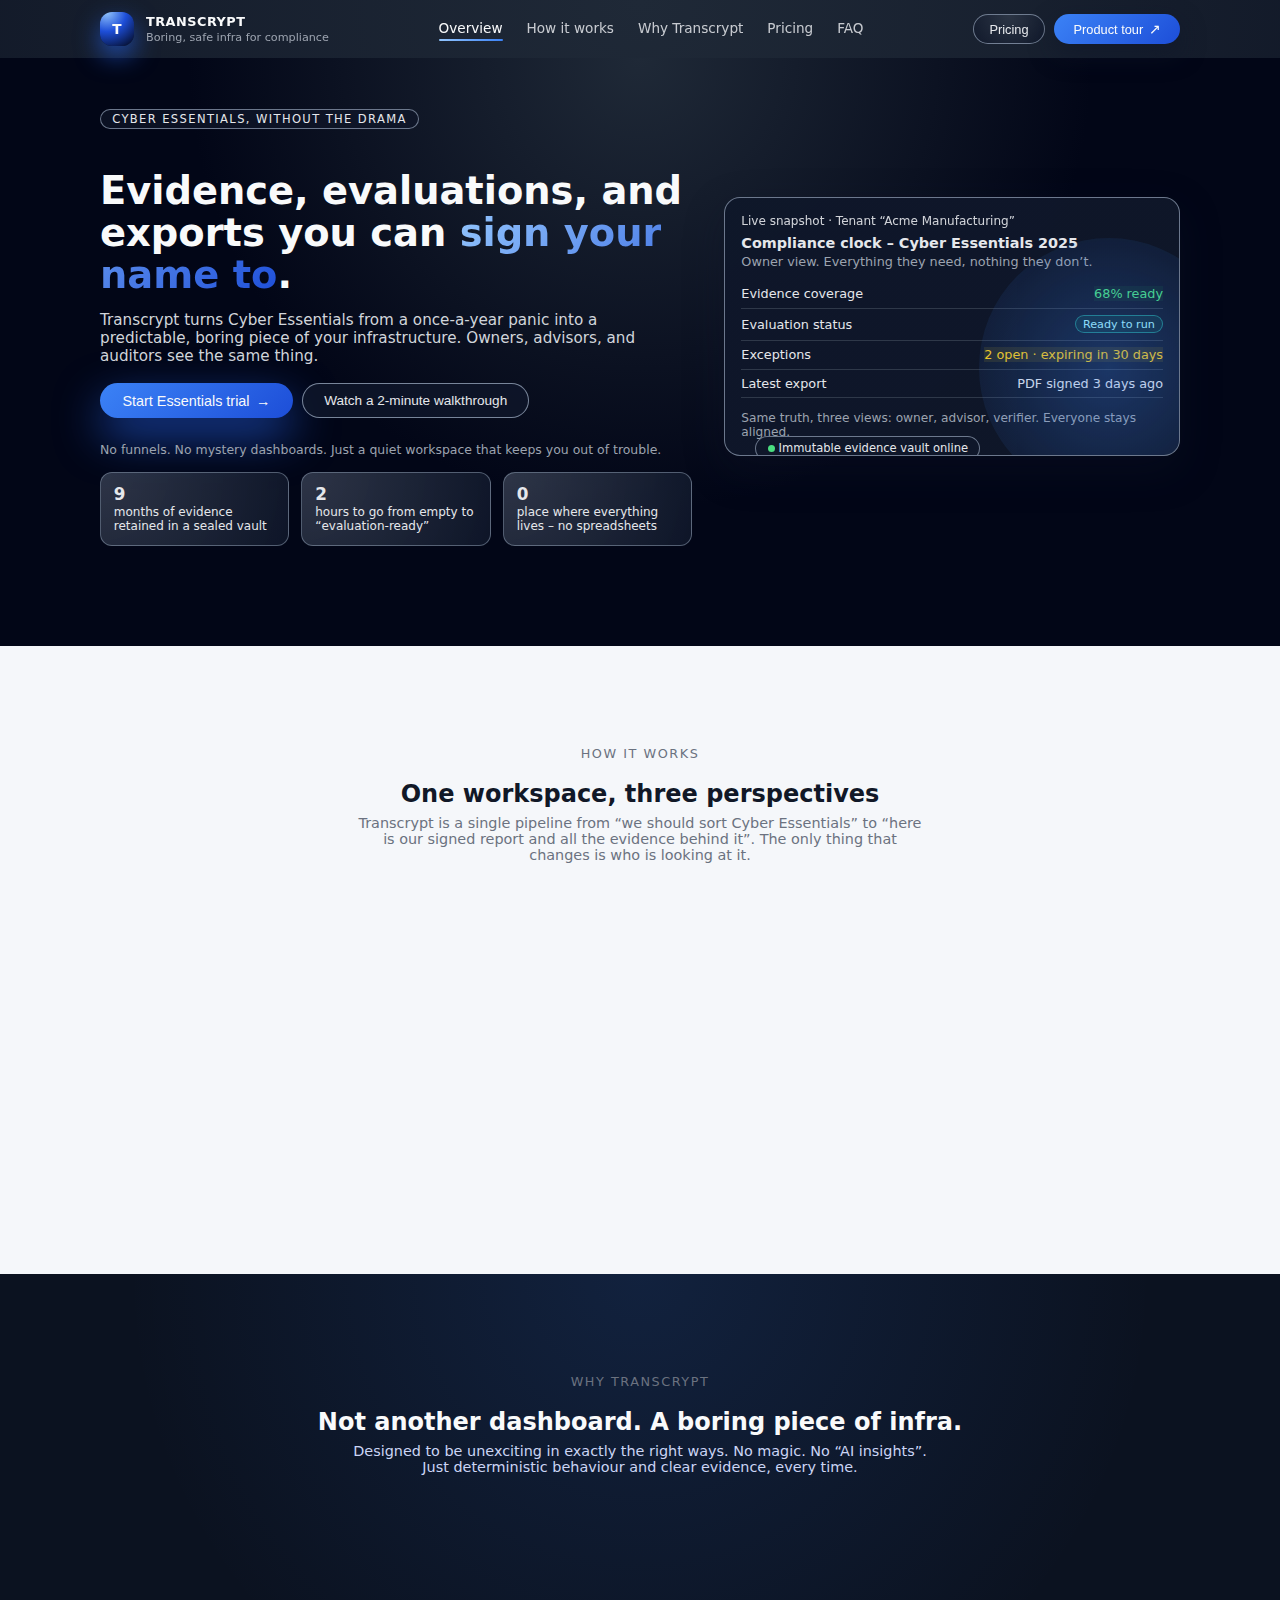
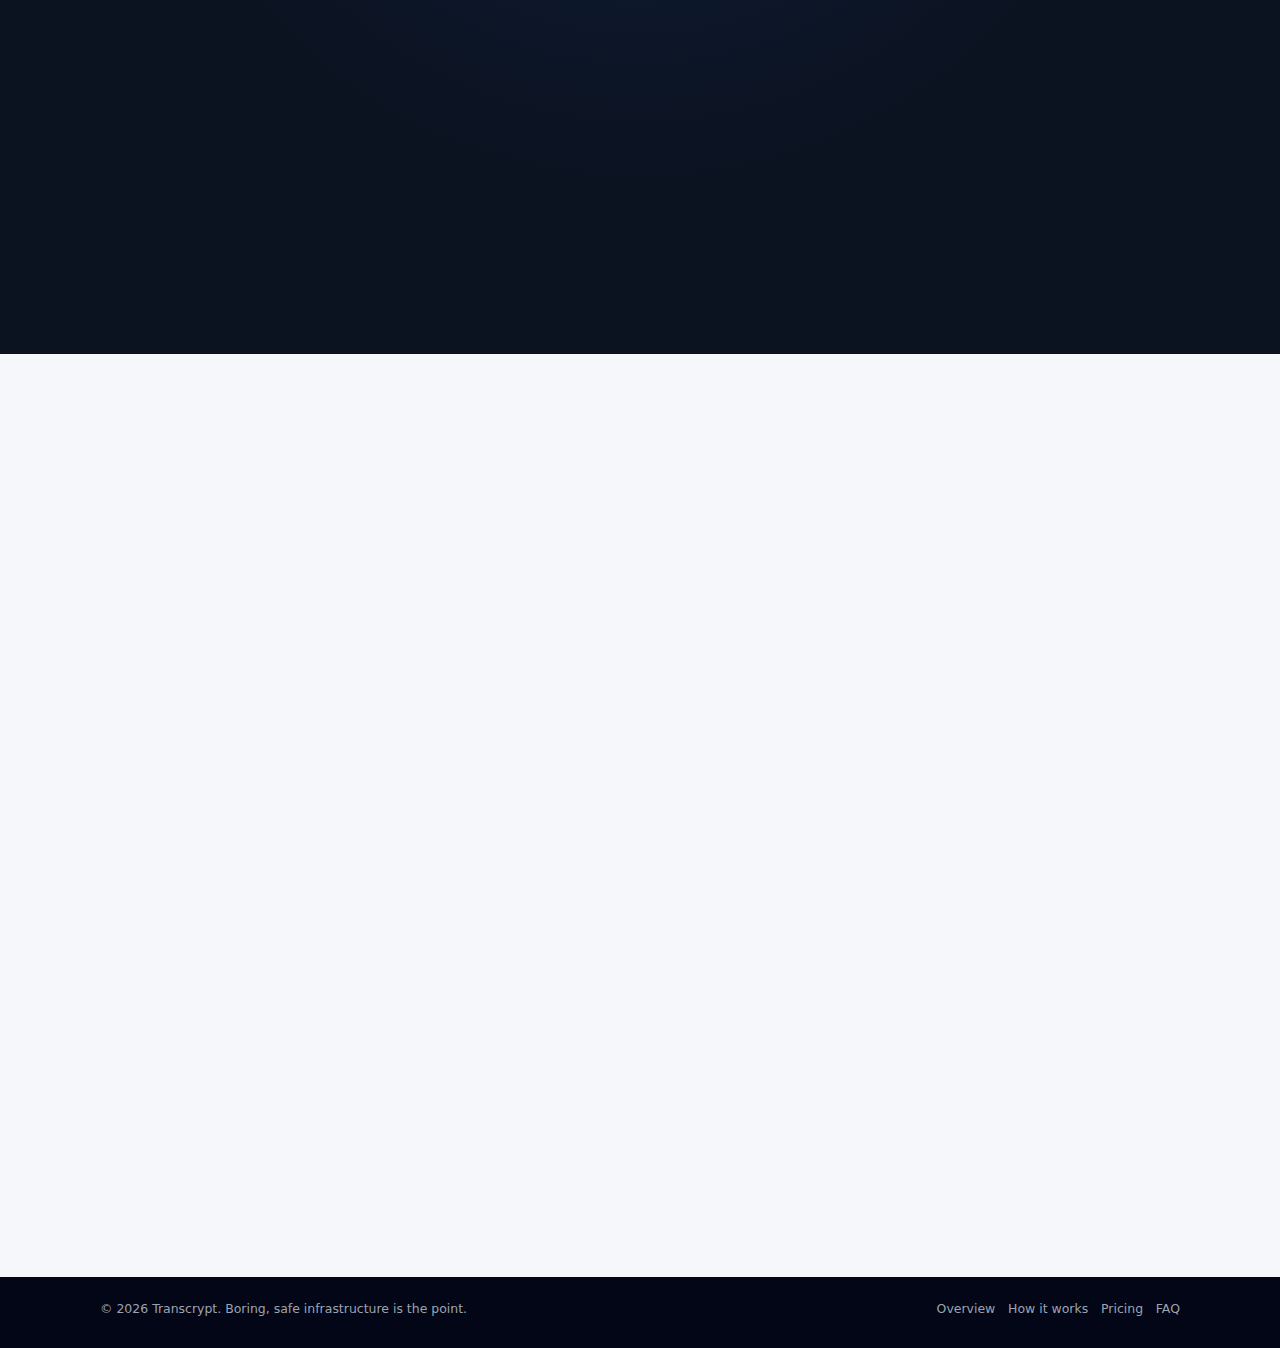
<file: docs/products/nav-grc/index.html>
<!DOCTYPE html>
<html lang="en">
<head>
  <meta charset="UTF-8" />
  <title>Transcrypt – Boring, Safe Infrastructure for Cyber Essentials</title>
  <meta name="viewport" content="width=device-width, initial-scale=1" />
  <style>
    :root {
      --bg-page: #0f172a;
      --bg-hero: #020617;
      --bg-section: #f5f7fa;
      --bg-card: #ffffff;
      --border-subtle: #d1d5db;
      --text-main: #111827;
      --text-muted: #6b7280;
      --text-invert: #f9fafb;
      --brand-accent: #3b82f6;   /* Cerulean */
      --brand-accent-soft: #93c5fd;
      --brand-accent-deep: #1d4ed8;
      --radius-lg: 16px;
      --radius-md: 10px;
      --shadow-soft: 0 14px 40px rgba(15, 23, 42, 0.3);
      --shadow-card: 0 10px 28px rgba(15, 23, 42, 0.12);

      --success-bg: #ecfdf5;
      --success-border: #bbf7d0;
      --success-text: #166534;

      --warn-bg: #fffbeb;
      --warn-border: #fed7aa;
      --warn-text: #92400e;

      --err-bg: #fef2f2;
      --err-border: #fecaca;
      --err-text: #b91c1c;
    }

    * {
      box-sizing: border-box;
    }

    body {
      margin: 0;
      font-family: system-ui, -apple-system, BlinkMacSystemFont, "Segoe UI", sans-serif;
      background: radial-gradient(circle at top, #1f2937 0, #020617 52%, #020617 100%);
      color: var(--text-main);
      -webkit-font-smoothing: antialiased;
      scroll-behavior: smooth;
    }

    a {
      text-decoration: none;
      color: inherit;
    }

    /* Layout wrappers */
    .page {
      min-height: 100vh;
      color: var(--text-main);
    }

    .max-w {
      max-width: 1120px;
      margin: 0 auto;
      padding: 0 1.25rem;
    }

    section {
      padding: 80px 0;
    }

    @media (min-width: 1024px) {
      section {
        padding: 100px 0;
      }
    }

    /* NAVBAR */

    .nav-shell {
      position: sticky;
      top: 0;
      z-index: 40;
    }

    .nav {
      position: relative;
      z-index: 40;
      transition: background 0.25s ease, box-shadow 0.25s ease, border-color 0.25s ease;
    }

    .nav-inner {
      max-width: 1120px;
      margin: 0 auto;
      padding: 0.75rem 1.25rem;
      display: flex;
      align-items: center;
      justify-content: space-between;
      gap: 1rem;
    }

    .nav-left {
      display: flex;
      align-items: center;
      gap: 0.75rem;
    }

    .nav-logo-mark {
      width: 34px;
      height: 34px;
      border-radius: 12px;
      background: radial-gradient(circle at 20% 0%, var(--brand-accent-soft) 0, var(--brand-accent-deep) 45%, #020617 100%);
      display: flex;
      align-items: center;
      justify-content: center;
      box-shadow: 0 10px 25px rgba(37, 99, 235, 0.65);
      color: var(--text-invert);
      font-weight: 600;
      font-size: 0.85rem;
    }

    .nav-logo-text {
      display: flex;
      flex-direction: column;
      gap: 0.1rem;
    }

    .nav-logo-text span:first-child {
      color: var(--text-invert);
      font-weight: 600;
      letter-spacing: 0.04em;
      text-transform: uppercase;
      font-size: 0.8rem;
    }

    .nav-logo-text span:last-child {
      color: #9ca3af;
      font-size: 0.7rem;
    }

    .nav-links {
      display: none;
      align-items: center;
      gap: 1.5rem;
      font-size: 0.85rem;
    }

    @media (min-width: 860px) {
      .nav-links {
        display: flex;
      }
    }

    .nav-link {
      color: #e5e7eb;
      position: relative;
      padding-bottom: 0.15rem;
      cursor: pointer;
    }

    .nav-link span {
      opacity: 0.85;
    }

    .nav-link::after {
      content: "";
      position: absolute;
      left: 0;
      bottom: -3px;
      width: 0;
      height: 2px;
      border-radius: 999px;
      background: linear-gradient(to right, var(--brand-accent-soft), var(--brand-accent));
      transition: width 0.2s ease;
    }

    .nav-link.active span,
    .nav-link:hover span {
      opacity: 1;
      color: #f9fafb;
    }

    .nav-link.active::after,
    .nav-link:hover::after {
      width: 100%;
    }

    .nav-cta-row {
      display: flex;
      align-items: center;
      gap: 0.6rem;
    }

    .nav-cta {
      border-radius: 999px;
      font-size: 0.8rem;
      padding: 0.4rem 0.95rem;
      border: 1px solid rgba(148, 163, 184, 0.7);
      color: #e5e7eb;
      cursor: pointer;
      background: radial-gradient(circle at top, rgba(148,163,184,0.16), rgba(15,23,42,0.8));
      display: none;
    }

    @media (min-width: 860px) {
      .nav-cta {
        display: inline-flex;
      }
    }

    .nav-cta-primary {
      border-radius: 999px;
      font-size: 0.8rem;
      padding: 0.45rem 1.2rem;
      border: none;
      cursor: pointer;
      background: linear-gradient(135deg, var(--brand-accent), var(--brand-accent-deep));
      color: #f9fafb;
      display: inline-flex;
      align-items: center;
      gap: 0.35rem;
      box-shadow: 0 10px 25px rgba(15, 23, 42, 0.65);
      white-space: nowrap;
    }

    .nav-cta-primary span.icon {
      font-size: 0.9rem;
    }

    .nav-mobile-toggle {
      display: inline-flex;
      width: 32px;
      height: 32px;
      border-radius: 999px;
      border: 1px solid rgba(148,163,184,0.5);
      align-items: center;
      justify-content: center;
      color: #e5e7eb;
      cursor: pointer;
    }

    @media (min-width: 860px) {
      .nav-mobile-toggle {
        display: none;
      }
    }

    .nav-mobile {
      max-width: 1120px;
      margin: 0 auto;
      padding: 0 1.25rem 0.9rem;
      display: none;
      flex-direction: column;
      gap: 0.75rem;
    }

    .nav-mobile.open {
      display: flex;
    }

    .nav-mobile-link {
      font-size: 0.85rem;
      color: #e5e7eb;
      padding: 0.25rem 0;
      border-bottom: 1px solid rgba(31, 41, 55, 0.7);
      cursor: pointer;
    }

    .nav-mobile-cta {
      margin-top: 0.3rem;
      display: flex;
      gap: 0.5rem;
      flex-wrap: wrap;
    }

    .nav-scrolled {
      background: rgba(15, 23, 42, 0.96);
      border-bottom: 1px solid rgba(31, 41, 55, 0.9);
      box-shadow: 0 14px 40px rgba(15, 23, 42, 0.75);
      backdrop-filter: blur(10px);
    }

    /* HERO */

    .hero {
      background: radial-gradient(circle at top, #1f2937 0, #020617 52%, #020617 100%);
      color: var(--text-invert);
      padding-top: 40px;
      padding-bottom: 80px;
    }

    @media (min-width: 1024px) {
      .hero {
        padding-top: 50px;
        padding-bottom: 100px;
      }
    }

    .hero-grid {
      display: grid;
      gap: 2rem;
    }

    @media (min-width: 960px) {
      .hero-grid {
        grid-template-columns: 1.3fr 1fr;
        align-items: center;
      }
    }

    .hero-tag {
      display: inline-flex;
      padding: 0.15rem 0.7rem;
      border-radius: 999px;
      border: 1px solid rgba(148, 163, 184, 0.7);
      font-size: 0.72rem;
      text-transform: uppercase;
      letter-spacing: 0.12em;
      color: #e5e7eb;
      background: rgba(15, 23, 42, 0.7);
      margin-bottom: 0.9rem;
    }

    .hero-title {
      font-size: clamp(1.9rem, 3.2vw, 2.4rem);
      font-weight: 650;
      line-height: 1.1;
      margin-bottom: 0.6rem;
    }

    .hero-title span.accent {
      background: linear-gradient(135deg, var(--brand-accent-soft), var(--brand-accent-deep));
      -webkit-background-clip: text;
      color: transparent;
    }

    .hero-subtitle {
      font-size: 0.95rem;
      color: #d1d5db;
      max-width: 34rem;
      margin-bottom: 1.1rem;
    }

    .hero-ctas-row {
      display: flex;
      flex-wrap: wrap;
      gap: 0.6rem;
      align-items: center;
      margin-bottom: 1.5rem;
    }

    .hero-cta-primary {
      border-radius: 999px;
      padding: 0.6rem 1.4rem;
      border: none;
      cursor: pointer;
      background: linear-gradient(135deg, var(--brand-accent), var(--brand-accent-deep));
      color: #f9fafb;
      display: inline-flex;
      align-items: center;
      gap: 0.4rem;
      font-size: 0.9rem;
      font-weight: 500;
      box-shadow: 0 18px 45px rgba(37, 99, 235, 0.65);
    }

    .hero-cta-secondary {
      border-radius: 999px;
      padding: 0.55rem 1.3rem;
      border: 1px solid rgba(148, 163, 184, 0.8);
      cursor: pointer;
      background: rgba(15, 23, 42, 0.8);
      color: #e5e7eb;
      font-size: 0.85rem;
      display: inline-flex;
      align-items: center;
      gap: 0.4rem;
    }

    .hero-footnote {
      font-size: 0.78rem;
      color: #9ca3af;
    }

    .hero-stats {
      display: grid;
      grid-template-columns: repeat(3, minmax(0, 1fr));
      gap: 0.75rem;
      margin-top: 0.9rem;
    }

    .hero-stat {
      border-radius: 12px;
      padding: 0.7rem 0.8rem;
      background: radial-gradient(circle at top left, rgba(148, 163, 184, 0.3), rgba(15,23,42,0.9));
      border: 1px solid rgba(148,163,184,0.5);
      font-size: 0.75rem;
      color: #e5e7eb;
    }

    .hero-stat-number {
      font-size: 1.05rem;
      font-weight: 600;
      margin-bottom: 0.1rem;
    }

    .hero-right {
      position: relative;
    }

    .hero-panel {
      border-radius: var(--radius-lg);
      padding: 1rem;
      background: linear-gradient(135deg, rgba(15,23,42,0.96), rgba(15, 23, 42, 0.96));
      border: 1px solid rgba(148, 163, 184, 0.7);
      box-shadow: var(--shadow-soft);
      position: relative;
      overflow: hidden;
    }

    .hero-panel-tag {
      font-size: 0.75rem;
      color: #e5e7eb;
      margin-bottom: 0.4rem;
      opacity: 0.9;
    }

    .hero-panel-headline {
      font-size: 0.9rem;
      font-weight: 600;
      color: #e5e7eb;
      margin-bottom: 0.2rem;
    }

    .hero-panel-sub {
      font-size: 0.8rem;
      color: #9ca3af;
      margin-bottom: 0.7rem;
    }

    .hero-panel-row {
      display: flex;
      align-items: center;
      justify-content: space-between;
      font-size: 0.8rem;
      padding: 0.4rem 0;
      border-bottom: 1px solid rgba(55, 65, 81, 0.8);
      color: #e5e7eb;
    }

    .hero-panel-row:last-child {
      border-bottom: none;
    }

    .hero-chip {
      padding: 0.1rem 0.45rem;
      border-radius: 999px;
      font-size: 0.7rem;
      background: rgba(15, 118, 110, 0.2);
      color: #a5f3fc;
      border: 1px solid rgba(45, 212, 191, 0.5);
    }

    .hero-chip-warn {
      background: rgba(250, 204, 21, 0.1);
      color: #facc15;
      border-color: rgba(234, 179, 8, 0.7);
    }

    .hero-chip-ok {
      background: rgba(34, 197, 94, 0.08);
      color: #4ade80;
      border-color: rgba(74, 222, 128, 0.6);
    }

    .hero-panel-footer {
      margin-top: 0.8rem;
      font-size: 0.76rem;
      color: #9ca3af;
    }

    .hero-glow-orbit {
      position: absolute;
      right: -60px;
      top: 40px;
      width: 260px;
      height: 260px;
      border-radius: 999px;
      background: radial-gradient(circle, rgba(59,130,246,0.38), rgba(15,23,42,0));
      opacity: 0.8;
      pointer-events: none;
      filter: blur(0);
    }

    .hero-floating-pill {
      position: absolute;
      bottom: -6px;
      left: 30px;
      border-radius: 999px;
      padding: 0.3rem 0.7rem;
      background: rgba(15, 23, 42, 0.9);
      border: 1px solid rgba(148, 163, 184, 0.7);
      font-size: 0.72rem;
      color: #e5e7eb;
      display: inline-flex;
      align-items: center;
      gap: 0.25rem;
    }

    /* SECTION: HOW IT WORKS */

    .section-light {
      background: var(--bg-section);
    }

    .section-heading {
      text-align: center;
      margin-bottom: 1.9rem;
    }

    .section-heading-eyebrow {
      font-size: 0.8rem;
      text-transform: uppercase;
      letter-spacing: 0.12em;
      color: var(--text-muted);
      margin-bottom: 0.4rem;
    }

    .section-heading-title {
      font-size: 1.5rem;
      font-weight: 600;
      margin-bottom: 0.4rem;
      color: var(--text-main);
    }

    .section-heading-sub {
      font-size: 0.9rem;
      color: var(--text-muted);
      max-width: 36rem;
      margin: 0 auto;
    }

    .pill-tabs {
      display: inline-flex;
      border-radius: 999px;
      padding: 0.2rem;
      border: 1px solid var(--border-subtle);
      background: #e5e7eb;
      margin: 0 auto 1.5rem;
    }

    .pill-tab {
      border-radius: 999px;
      padding: 0.35rem 0.85rem;
      font-size: 0.8rem;
      border: none;
      cursor: pointer;
      background: transparent;
      color: var(--text-muted);
    }

    .pill-tab.active {
      background: #ffffff;
      color: var(--text-main);
      box-shadow: 0 4px 12px rgba(148,163,184,0.45);
    }

    .how-grid {
      display: grid;
      gap: 1.2rem;
    }

    @media (min-width: 960px) {
      .how-grid {
        grid-template-columns: 1.4fr 1fr;
      }
    }

    .how-flow {
      border-radius: var(--radius-md);
      background: #ffffff;
      border: 1px solid var(--border-subtle);
      padding: 1rem;
      box-shadow: var(--shadow-card);
      font-size: 0.83rem;
    }

    .how-step {
      display: flex;
      gap: 0.75rem;
      padding: 0.5rem 0;
    }

    .how-step-index {
      width: 26px;
      height: 26px;
      border-radius: 999px;
      display: flex;
      align-items: center;
      justify-content: center;
      font-size: 0.8rem;
      background: #eff6ff;
      color: #1d4ed8;
      flex-shrink: 0;
      border: 1px solid #bfdbfe;
    }

    .how-step-body-title {
      font-weight: 600;
      margin-bottom: 0.1rem;
    }

    .how-step-body-text {
      color: var(--text-muted);
    }

    .how-quick-stats {
      border-radius: var(--radius-md);
      background: #ffffff;
      border: 1px solid var(--border-subtle);
      padding: 1rem;
      box-shadow: var(--shadow-card);
      font-size: 0.83rem;
    }

    .how-stat-row {
      display: flex;
      justify-content: space-between;
      padding: 0.35rem 0;
      color: var(--text-muted);
    }

    .how-stat-row span:first-child {
      font-size: 0.8rem;
    }

    .how-stat-row span:last-child {
      font-size: 0.83rem;
      color: var(--text-main);
      font-weight: 500;
    }

    .chip-inline {
      display: inline-flex;
      align-items: center;
      gap: 0.28rem;
      border-radius: 999px;
      padding: 0.12rem 0.5rem;
      font-size: 0.73rem;
      border: 1px solid var(--border-subtle);
      background: #f9fafb;
      color: var(--text-muted);
    }

    .chip-dot {
      width: 6px;
      height: 6px;
      border-radius: 999px;
      background: var(--brand-accent);
    }

    /* FEATURES GRID */

    .features {
      background: #0b1220;
      color: #e5e7eb;
      position: relative;
      overflow: hidden;
    }

    .features::before {
      content: "";
      position: absolute;
      inset: 0;
      background: radial-gradient(circle at top, rgba(59,130,246,0.35), transparent 55%);
      opacity: 0.4;
      pointer-events: none;
    }

    .features-inner {
      position: relative;
      z-index: 1;
    }

    .feature-grid {
      display: grid;
      gap: 1rem;
      margin-top: 1.8rem;
    }

    @media (min-width: 960px) {
      .feature-grid {
        grid-template-columns: repeat(3, minmax(0, 1fr));
      }
    }

    .feature-card {
      border-radius: var(--radius-md);
      background: radial-gradient(circle at top left, rgba(148,163,184,0.24), rgba(15,23,42,0.96));
      border: 1px solid rgba(148,163,184,0.7);
      padding: 0.9rem 1rem 1rem;
      font-size: 0.83rem;
      box-shadow: 0 16px 35px rgba(15,23,42,0.7);
      transform: translateY(0);
      transition: transform 0.15s ease, box-shadow 0.15s ease, border-color 0.15s ease, background 0.15s ease;
    }

    .feature-card:hover {
      transform: translateY(-4px);
      box-shadow: 0 22px 55px rgba(15,23,42,0.85);
      border-color: var(--brand-accent-soft);
      background: radial-gradient(circle at top left, rgba(59,130,246,0.22), rgba(15,23,42,0.96));
    }

    .feature-tag {
      font-size: 0.72rem;
      text-transform: uppercase;
      letter-spacing: 0.12em;
      color: #9ca3af;
      margin-bottom: 0.2rem;
    }

    .feature-title {
      font-size: 0.9rem;
      font-weight: 600;
      margin-bottom: 0.25rem;
    }

    .feature-text {
      font-size: 0.8rem;
      color: #cbd5f5;
    }

    .feature-foot {
      margin-top: 0.5rem;
      font-size: 0.76rem;
      color: #9ca3af;
    }

    /* PRICING SNAPSHOT */

    .pricing-grid {
      display: grid;
      gap: 1rem;
      margin-top: 1.8rem;
    }

    @media (min-width: 880px) {
      .pricing-grid {
        grid-template-columns: 1.1fr 1fr;
      }
    }

    .pricing-card-main {
      border-radius: var(--radius-lg);
      background: #ffffff;
      border: 1px solid var(--border-subtle);
      padding: 1.2rem 1.4rem;
      box-shadow: var(--shadow-card);
      font-size: 0.85rem;
    }

    .pricing-label {
      font-size: 0.8rem;
      text-transform: uppercase;
      letter-spacing: 0.12em;
      color: var(--text-muted);
      margin-bottom: 0.2rem;
    }

    .pricing-price {
      font-size: 1.4rem;
      font-weight: 600;
      margin-bottom: 0.1rem;
    }

    .pricing-sub {
      font-size: 0.82rem;
      color: var(--text-muted);
      margin-bottom: 0.6rem;
    }

    .pricing-list {
      list-style: none;
      padding: 0;
      margin: 0.4rem 0 0.7rem;
    }

    .pricing-list li {
      font-size: 0.8rem;
      color: var(--text-muted);
      display: flex;
      align-items: center;
      gap: 0.35rem;
      margin-bottom: 0.3rem;
    }

    .pricing-dot {
      width: 6px;
      height: 6px;
      border-radius: 999px;
      background: #16a34a;
      flex-shrink: 0;
    }

    .pricing-cta-wrap {
      margin-top: 0.5rem;
    }

    .pricing-cta {
      border-radius: 999px;
      padding: 0.55rem 1.3rem;
      border: none;
      cursor: pointer;
      background: linear-gradient(135deg, var(--brand-accent), var(--brand-accent-deep));
      color: #f9fafb;
      font-size: 0.85rem;
      display: inline-flex;
      align-items: center;
      gap: 0.35rem;
      box-shadow: 0 14px 32px rgba(37,99,235,0.6);
    }

    .pricing-note {
      font-size: 0.75rem;
      color: var(--text-muted);
      margin-top: 0.3rem;
    }

    .pricing-side {
      border-radius: var(--radius-md);
      background: #ffffff;
      border: 1px dashed var(--border-subtle);
      padding: 1rem 1.1rem;
      font-size: 0.82rem;
    }

    .pricing-side-title {
      font-size: 0.9rem;
      font-weight: 600;
      margin-bottom: 0.3rem;
    }

    .pricing-side-item {
      font-size: 0.8rem;
      color: var(--text-muted);
      margin-bottom: 0.25rem;
    }

    /* FAQ */

    .faq-grid {
      max-width: 720px;
      margin: 1.8rem auto 0;
    }

    .faq-item {
      border-radius: 10px;
      border: 1px solid var(--border-subtle);
      background: #ffffff;
      margin-bottom: 0.6rem;
      overflow: hidden;
    }

    .faq-header {
      padding: 0.6rem 0.8rem;
      display: flex;
      justify-content: space-between;
      align-items: center;
      cursor: pointer;
      font-size: 0.85rem;
    }

    .faq-header-title {
      max-width: 85%;
    }

    .faq-toggle {
      width: 20px;
      height: 20px;
      border-radius: 999px;
      border: 1px solid var(--border-subtle);
      display: flex;
      align-items: center;
      justify-content: center;
      font-size: 0.8rem;
      color: var(--text-muted);
    }

    .faq-body {
      max-height: 0;
      overflow: hidden;
      transition: max-height 0.2s ease;
      padding: 0 0.8rem;
      font-size: 0.8rem;
      color: var(--text-muted);
    }

    .faq-body-inner {
      padding-bottom: 0.7rem;
    }

    .faq-item.open .faq-body {
      max-height: 200px;
    }

    /* FOOTER */

    .footer {
      background: #020617;
      color: #9ca3af;
      padding: 1.5rem 0 2rem;
      font-size: 0.78rem;
    }

    .footer-inner {
      display: flex;
      flex-wrap: wrap;
      justify-content: space-between;
      gap: 0.8rem;
      align-items: center;
    }

    .footer-links {
      display: flex;
      gap: 0.8rem;
      flex-wrap: wrap;
    }

    .footer-links a {
      color: #9ca3af;
    }

    /* BACK TO TOP */

    .back-to-top {
      position: fixed;
      right: 16px;
      bottom: 16px;
      width: 36px;
      height: 36px;
      border-radius: 999px;
      border: 1px solid rgba(148, 163, 184, 0.8);
      background: rgba(15, 23, 42, 0.9);
      color: #e5e7eb;
      display: flex;
      align-items: center;
      justify-content: center;
      font-size: 1rem;
      cursor: pointer;
      opacity: 0;
      pointer-events: none;
      transition: opacity 0.2s ease, transform 0.2s ease, box-shadow 0.2s ease;
      box-shadow: 0 10px 28px rgba(15,23,42,0.7);
      z-index: 50;
    }

    .back-to-top.visible {
      opacity: 1;
      pointer-events: auto;
      transform: translateY(0);
    }

    /* SCROLL REVEAL */
    .reveal {
      opacity: 0;
      transform: translateY(12px);
      transition: opacity 0.4s ease, transform 0.4s ease;
    }

    .reveal.visible {
      opacity: 1;
      transform: translateY(0);
    }

    /* MODAL */

    .modal-backdrop {
      position: fixed;
      inset: 0;
      background: rgba(15,23,42,0.85);
      display: none;
      align-items: center;
      justify-content: center;
      z-index: 60;
    }

    .modal-backdrop.open {
      display: flex;
    }

    .modal {
      width: min(600px, 90vw);
      background: #0b1220;
      border-radius: 16px;
      border: 1px solid rgba(148,163,184,0.7);
      box-shadow: 0 24px 60px rgba(15,23,42,0.9);
      padding: 1rem 1.1rem 1.1rem;
      color: #e5e7eb;
      font-size: 0.85rem;
    }

    .modal-header {
      display: flex;
      justify-content: space-between;
      align-items: center;
      margin-bottom: 0.4rem;
    }

    .modal-title {
      font-size: 0.95rem;
      font-weight: 600;
    }

    .modal-close {
      width: 24px;
      height: 24px;
      border-radius: 999px;
      border: 1px solid rgba(148,163,184,0.8);
      display: inline-flex;
      align-items: center;
      justify-content: center;
      cursor: pointer;
      font-size: 0.8rem;
    }

    .modal-body {
      font-size: 0.82rem;
      color: #cbd5f5;
    }

    .modal-flow {
      margin-top: 0.6rem;
      border-radius: 10px;
      border: 1px solid rgba(148,163,184,0.7);
      padding: 0.6rem 0.7rem;
      background: radial-gradient(circle at top left, rgba(59,130,246,0.18), rgba(15,23,42,0.98));
      font-size: 0.8rem;
    }

    .modal-flow-step {
      display: flex;
      gap: 0.5rem;
      margin-bottom: 0.25rem;
    }

    .modal-flow-step-index {
      width: 20px;
      height: 20px;
      border-radius: 999px;
      border: 1px solid rgba(148,163,184,0.8);
      display: flex;
      align-items: center;
      justify-content: center;
      font-size: 0.72rem;
      flex-shrink: 0;
    }

    .modal-footer {
      margin-top: 0.7rem;
      font-size: 0.76rem;
      color: #9ca3af;
    }

  </style>
</head>
<body>
<div class="page" id="top">

  <!-- NAV -->
  <div class="nav-shell">
    <nav class="nav" id="mainNav">
      <div class="nav-inner">
        <div class="nav-left">
          <div class="nav-logo-mark">T</div>
          <div class="nav-logo-text">
            <span>Transcrypt</span>
            <span>Boring, safe infra for compliance</span>
          </div>
        </div>
        <div class="nav-links">
          <div class="nav-link" data-scroll="#hero"><span>Overview</span></div>
          <div class="nav-link" data-scroll="#how"><span>How it works</span></div>
          <div class="nav-link" data-scroll="#features"><span>Why Transcrypt</span></div>
          <div class="nav-link" data-scroll="#pricing"><span>Pricing</span></div>
          <div class="nav-link" data-scroll="#faq"><span>FAQ</span></div>
        </div>
        <div class="nav-cta-row">
          <button class="nav-cta" data-scroll="#pricing">Pricing</button>
          <button class="nav-cta-primary" id="navTourBtn">
            <span>Product tour</span>
            <span class="icon">↗</span>
          </button>
          <button class="nav-mobile-toggle" id="navMobileToggle">☰</button>
        </div>
      </div>
      <div class="nav-mobile" id="navMobile">
        <div class="nav-mobile-link" data-scroll="#hero">Overview</div>
        <div class="nav-mobile-link" data-scroll="#how">How it works</div>
        <div class="nav-mobile-link" data-scroll="#features">Why Transcrypt</div>
        <div class="nav-mobile-link" data-scroll="#pricing">Pricing</div>
        <div class="nav-mobile-link" data-scroll="#faq">FAQ</div>
        <div class="nav-mobile-cta">
          <button class="nav-cta" data-scroll="#pricing">View pricing</button>
          <button class="nav-cta-primary" data-scroll="#hero">Start Essentials trial</button>
        </div>
      </div>
    </nav>
  </div>

  <!-- HERO -->
  <section id="hero" class="hero">
    <div class="max-w hero-grid reveal">
      <div>
        <div class="hero-tag">Cyber Essentials, without the drama</div>
        <h1 class="hero-title">
          Evidence, evaluations, and exports you can <span class="accent">sign your name to</span>.
        </h1>
        <p class="hero-subtitle">
          Transcrypt turns Cyber Essentials from a once-a-year panic into a predictable,
          boring piece of your infrastructure. Owners, advisors, and auditors see the same thing.
        </p>
        <div class="hero-ctas-row">
          <button class="hero-cta-primary" data-scroll="#pricing">
            Start Essentials trial
            <span>→</span>
          </button>
          <button class="hero-cta-secondary" id="heroTourBtn">
            Watch a 2-minute walkthrough
          </button>
        </div>
        <div class="hero-footnote">
          No funnels. No mystery dashboards. Just a quiet workspace that keeps you out of trouble.
        </div>
        <div class="hero-stats">
          <div class="hero-stat">
            <div class="hero-stat-number" data-counter="12">0</div>
            <div>months of evidence retained in a sealed vault</div>
          </div>
          <div class="hero-stat">
            <div class="hero-stat-number" data-counter="3">0</div>
            <div>hours to go from empty to “evaluation-ready”</div>
          </div>
          <div class="hero-stat">
            <div class="hero-stat-number" data-counter="1">0</div>
            <div>place where everything lives – no spreadsheets</div>
          </div>
        </div>
      </div>
      <div class="hero-right reveal">
        <div class="hero-panel">
          <div class="hero-panel-tag">Live snapshot · Tenant “Acme Manufacturing”</div>
          <div class="hero-panel-headline">Compliance clock – Cyber Essentials 2025</div>
          <div class="hero-panel-sub">
            Owner view. Everything they need, nothing they don’t.
          </div>
          <div class="hero-panel-row">
            <span>Evidence coverage</span>
            <span class="hero-chip-ok">68% ready</span>
          </div>
          <div class="hero-panel-row">
            <span>Evaluation status</span>
            <span class="hero-chip">Ready to run</span>
          </div>
          <div class="hero-panel-row">
            <span>Exceptions</span>
            <span class="hero-chip-warn">2 open · expiring in 30 days</span>
          </div>
          <div class="hero-panel-row">
            <span>Latest export</span>
            <span>PDF signed 3 days ago</span>
          </div>
          <div class="hero-panel-footer">
            Same truth, three views: owner, advisor, verifier. Everyone stays aligned.
          </div>
          <div class="hero-floating-pill">
            <span style="width:7px;height:7px;border-radius:999px;background:#4ade80;"></span>
            Immutable evidence vault online
          </div>
          <div class="hero-glow-orbit"></div>
        </div>
      </div>
    </div>
  </section>

  <!-- HOW IT WORKS -->
  <section id="how" class="section-light">
    <div class="max-w">
      <div class="section-heading reveal">
        <div class="section-heading-eyebrow">How it works</div>
        <h2 class="section-heading-title">One workspace, three perspectives</h2>
        <p class="section-heading-sub">
          Transcrypt is a single pipeline from “we should sort Cyber Essentials” to
          “here is our signed report and all the evidence behind it”. The only thing that changes is who is looking at it.
        </p>
      </div>

      <div class="pill-tabs reveal" id="howTabs">
        <button class="pill-tab active" data-role="owner">Owner</button>
        <button class="pill-tab" data-role="advisor">Advisor</button>
        <button class="pill-tab" data-role="auditor">Verifier</button>
      </div>

      <div class="how-grid">
        <!-- Flow -->
        <div class="how-flow reveal" id="howFlow">
          <!-- Owner steps by default -->
          <div class="how-step">
            <div class="how-step-index">1</div>
            <div>
              <div class="how-step-body-title">Create tenant and invite your advisor</div>
              <div class="how-step-body-text">
                Owner signs in, names the tenant, and invites whoever actually handles the technical side.
                Single entry, no duplicate accounts.
              </div>
            </div>
          </div>
          <div class="how-step">
            <div class="how-step-index">2</div>
            <div>
              <div class="how-step-body-title">Answer plain-language prompts</div>
              <div class="how-step-body-text">
                Instead of a wall of controls, you see simple prompts and upload slots.
                Transcrypt does the mapping to Cyber Essentials in the background.
              </div>
            </div>
          </div>
          <div class="how-step">
            <div class="how-step-index">3</div>
            <div>
              <div class="how-step-body-title">Lock evidence, run evaluation</div>
              <div class="how-step-body-text">
                Once everything looks right, you lock the evidence, run the evaluation, and get a signed report you can send to
                your assessor or insurer.
              </div>
            </div>
          </div>
        </div>

        <!-- Quick stats -->
        <div class="how-quick-stats reveal">
          <div class="section-label">Signals, not surprises</div>
          <div class="how-stat-row">
            <span>Evidence items</span>
            <span>32 of 46 uploaded</span>
          </div>
          <div class="how-stat-row">
            <span>Controls covered</span>
            <span>83% mapped</span>
          </div>
          <div class="how-stat-row">
            <span>Evaluation readiness</span>
            <span>“Proceed with advisor review”</span>
          </div>
          <div style="margin-top:0.7rem;font-size:0.8rem;color:var(--text-muted);">
            <span class="chip-inline">
              <span class="chip-dot"></span>
              All changes signed, timestamped, and tied to a user.
            </span>
            <div style="margin-top:0.4rem;">
              When you push the big button, everyone knows exactly what went into the report.
            </div>
          </div>
        </div>
      </div>
    </div>
  </section>

  <!-- FEATURES -->
  <section id="features" class="features">
    <div class="max-w features-inner">
      <div class="section-heading">
        <div class="section-heading-eyebrow">Why Transcrypt</div>
        <h2 class="section-heading-title" style="color:#f9fafb;">Not another dashboard. A boring piece of infra.</h2>
        <p class="section-heading-sub" style="color:#cbd5f5;">
          Designed to be unexciting in exactly the right ways.
          No magic. No “AI insights”. Just deterministic behaviour and clear evidence, every time.
        </p>
      </div>

      <div class="feature-grid reveal">
        <div class="feature-card">
          <div class="feature-tag">Tenancy</div>
          <div class="feature-title">Sealed tenants for each customer</div>
          <div class="feature-text">
            Each tenant is logically and cryptographically isolated. Evidence, evaluations, and exports all live within a sealed boundary.
          </div>
          <div class="feature-foot">
            No “global view” of customer data. Even admins respect the wall.
          </div>
        </div>
        <div class="feature-card">
          <div class="feature-tag">Evidence</div>
          <div class="feature-title">Immutable vault, human-friendly surface</div>
          <div class="feature-text">
            Files live in a write-once store. Above that, a simple list of “things we said we did” and the documents that back it up.
          </div>
          <div class="feature-foot">
            You can always see what changed, who changed it, and why.
          </div>
        </div>
        <div class="feature-card">
          <div class="feature-tag">Evaluations</div>
          <div class="feature-title">Deterministic runs, repeatable results</div>
          <div class="feature-text">
            Same inputs, same outputs. Evaluations are pure functions of evidence and rulepack, not mood or guesswork.
          </div>
          <div class="feature-foot">
            If the result changes, something upstream changed. And we show you exactly what.
          </div>
        </div>
        <div class="feature-card">
          <div class="feature-tag">Exports</div>
          <div class="feature-title">Signed PDFs that match the on-screen truth</div>
          <div class="feature-text">
            Reports are generated from the same view you see on screen. No hidden logic, no off-by-one differences.
          </div>
          <div class="feature-foot">
            You can hand them to an assessor with a straight face.
          </div>
        </div>
        <div class="feature-card">
          <div class="feature-tag">Audit trail</div>
          <div class="feature-title">Every change leaves a footprint</div>
          <div class="feature-text">
            Evidence edits, user invites, evaluation runs, exports – all captured and queryable. Not as marketing copy, but as real state.
          </div>
          <div class="feature-foot">
            When someone asks “who changed this”, you actually have an answer.
          </div>
        </div>
        <div class="feature-card">
          <div class="feature-tag">Calmness</div>
          <div class="feature-title">No sales theatre, no funnel tricks</div>
          <div class="feature-text">
            Marketing and product share the same design language. The screenshots match reality. The flows are the same.
          </div>
          <div class="feature-foot">
            What you see here is what you get in the product.
          </div>
        </div>
      </div>
    </div>
  </section>

  <!-- PRICING + FAQ -->
  <section id="pricing" class="section-light">
    <div class="max-w">
      <div class="section-heading reveal">
        <div class="section-heading-eyebrow">Pricing</div>
        <h2 class="section-heading-title">One product, one simple plan</h2>
        <p class="section-heading-sub">
          No per-user games. No feature gating. You pay for a tenant that stays boring and reliable while your evidence and evaluations change.
        </p>
      </div>

      <div class="pricing-grid reveal">
        <div class="pricing-card-main">
          <div class="pricing-label">Essentials tenant</div>
          <div class="pricing-price">£<span id="priceNumber">79</span> / month</div>
          <div class="pricing-sub">
            Per tenant, billed monthly. Cancel any time. No extra charges for exports or users.
          </div>
          <ul class="pricing-list">
            <li><span class="pricing-dot"></span>Unlimited users within a tenant</li>
            <li><span class="pricing-dot"></span>Immutable evidence vault with 12-month history</li>
            <li><span class="pricing-dot"></span>Deterministic evaluation runs with signed reports</li>
            <li><span class="pricing-dot"></span>Read-only links for assessors and insurers</li>
          </ul>
          <div class="pricing-cta-wrap">
            <button class="pricing-cta" data-scroll="#hero">
              Start trial and set up your first tenant
              <span>→</span>
            </button>
            <div class="pricing-note">
              Need help deciding if this fits your organisation? We can walk your real scenario through the product in under an hour.
            </div>
          </div>
        </div>
        <div class="pricing-side">
          <div class="pricing-side-title">For advisors and MSPs</div>
          <div class="pricing-side-item">
            You can sit alongside your customers inside their tenant, not in a mysterious “partner portal”.
          </div>
          <div class="pricing-side-item">
            Every tenant is separate. You never leak data across customers.
          </div>
          <div class="pricing-side-item">
            Multi-tenant view, where it exists, is just a boring list; we keep all the interesting bits tenant-side.
          </div>
        </div>
      </div>

      <!-- FAQ -->
      <div id="faq" class="faq-grid reveal">
        <div class="section-heading" style="margin-bottom:1.2rem;">
          <div class="section-heading-eyebrow">FAQ</div>
          <h2 class="section-heading-title">Questions people actually ask</h2>
        </div>

        <div class="faq-item">
          <div class="faq-header">
            <div class="faq-header-title">Is this just for Cyber Essentials, or can it grow with us?</div>
            <div class="faq-toggle">+</div>
          </div>
          <div class="faq-body">
            <div class="faq-body-inner">
              For now, it is deliberately just for Cyber Essentials. The product, the docs, and the workflows are all optimised
              for doing one thing well. The architecture is ready for more rulepacks, but the UI will not pretend they exist until they actually do.
            </div>
          </div>
        </div>

        <div class="faq-item">
          <div class="faq-header">
            <div class="faq-header-title">Can my assessor or insurer log in and see what we see?</div>
            <div class="faq-toggle">+</div>
          </div>
          <div class="faq-body">
            <div class="faq-body-inner">
              Yes – but only as a read-only guest on your tenant. They can inspect evidence, see evaluations, and download reports,
              but they cannot change your state or your data.
            </div>
          </div>
        </div>

        <div class="faq-item">
          <div class="faq-header">
            <div class="faq-header-title">Do you use “AI” for any of this?</div>
            <div class="faq-toggle">+</div>
          </div>
          <div class="faq-body">
            <div class="faq-body-inner">
              We use models to make prompts and mapping less awful, but nothing important is hidden or hand-wavy.
              If a model helps, you see it. If it fails, you see that too. The evaluation path itself remains deterministic.
            </div>
          </div>
        </div>

        <div class="faq-item">
          <div class="faq-header">
            <div class="faq-header-title">What happens if we stop paying?</div>
            <div class="faq-toggle">+</div>
          </div>
          <div class="faq-body">
            <div class="faq-body-inner">
              We stop running new evaluations and uploads, but you will always get a safe way to export or retrieve your existing evidence and reports.
              No ransom, no “sorry, that’s locked behind a plan”.
            </div>
          </div>
        </div>

      </div>
    </div>
  </section>

  <!-- FOOTER -->
  <footer class="footer">
    <div class="max-w footer-inner">
      <div>© <span id="year"></span> Transcrypt. Boring, safe infrastructure is the point.</div>
      <div class="footer-links">
        <a href="#hero" data-scroll="#hero">Overview</a>
        <a href="#how" data-scroll="#how">How it works</a>
        <a href="#pricing" data-scroll="#pricing">Pricing</a>
        <a href="#faq" data-scroll="#faq">FAQ</a>
      </div>
    </div>
  </footer>

  <!-- BACK TO TOP -->
  <div class="back-to-top" id="backToTop">↑</div>

  <!-- MODAL -->
  <div class="modal-backdrop" id="tourModalBackdrop">
    <div class="modal">
      <div class="modal-header">
        <div class="modal-title">Two-minute product walkthrough</div>
        <div class="modal-close" id="tourModalClose">✕</div>
      </div>
      <div class="modal-body">
        <p>
          Imagine this as the calmest loom recording you have ever watched.
          No sales script. Just the real product going from “empty tenant” to “signed export”.
        </p>
        <div class="modal-flow">
          <div class="modal-flow-step">
            <div class="modal-flow-step-index">1</div>
            <div>Owner creates a tenant and invites their tech helper.</div>
          </div>
          <div class="modal-flow-step">
            <div class="modal-flow-step-index">2</div>
            <div>They walk through prompts together, dropping in evidence where it belongs.</div>
          </div>
          <div class="modal-flow-step">
            <div class="modal-flow-step-index">3</div>
            <div>They lock evidence, run an evaluation, and export a signed report.</div>
          </div>
        </div>
        <div class="modal-footer">
          In the real product, this tour would be a short video plus a guided “sandbox” tenant you can click around in.
        </div>
      </div>
    </div>
  </div>

</div>

<script>
  (function() {
    const nav = document.getElementById('mainNav');
    const navLinks = document.querySelectorAll('.nav-link');
    const mobileToggle = document.getElementById('navMobileToggle');
    const mobileNav = document.getElementById('navMobile');
    const scrollElems = document.querySelectorAll('[data-scroll]');
    const backToTop = document.getElementById('backToTop');
    const yearSpan = document.getElementById('year');
    const counters = document.querySelectorAll('[data-counter]');
    const howTabs = document.getElementById('howTabs');
    const howFlow = document.getElementById('howFlow');
    const revealElems = document.querySelectorAll('.reveal');
    const tourModalBackdrop = document.getElementById('tourModalBackdrop');
    const tourModalClose = document.getElementById('tourModalClose');
    const navTourBtn = document.getElementById('navTourBtn');
    const heroTourBtn = document.getElementById('heroTourBtn');

    yearSpan.textContent = new Date().getFullYear();

    /* NAV SCROLL + ACTIVE LINK */

    function handleNavScroll() {
      if (window.scrollY > 24) {
        nav.classList.add('nav-scrolled');
      } else {
        nav.classList.remove('nav-scrolled');
      }
    }

    window.addEventListener('scroll', handleNavScroll);
    handleNavScroll();

    function smoothScrollTo(target) {
      const el = document.querySelector(target);
      if (!el) return;
      const rect = el.getBoundingClientRect();
      const offset = window.scrollY + rect.top - 72;
      window.scrollTo({ top: offset, behavior: 'smooth' });
    }

    scrollElems.forEach(elem => {
      elem.addEventListener('click', () => {
        const target = elem.getAttribute('data-scroll');
        if (mobileNav.classList.contains('open')) {
          mobileNav.classList.remove('open');
        }
        if (target) {
          smoothScrollTo(target);
        }
      });
    });

    mobileToggle.addEventListener('click', () => {
      mobileNav.classList.toggle('open');
    });

    function updateActiveNavLink() {
      const sections = ['hero', 'how', 'features', 'pricing', 'faq'];
      let current = 'hero';
      const scrollY = window.scrollY;
      sections.forEach(id => {
        const el = document.getElementById(id);
        if (!el) return;
        if (scrollY >= el.offsetTop - 120) {
          current = id;
        }
      });
      navLinks.forEach(link => {
        const target = link.getAttribute('data-scroll');
        if (target === '#' + current) {
          link.classList.add('active');
        } else {
          link.classList.remove('active');
        }
      });
    }

    window.addEventListener('scroll', updateActiveNavLink);
    updateActiveNavLink();

    /* BACK TO TOP */

    window.addEventListener('scroll', () => {
      if (window.scrollY > 300) {
        backToTop.classList.add('visible');
      } else {
        backToTop.classList.remove('visible');
      }
    });

    backToTop.addEventListener('click', () => {
      window.scrollTo({ top: 0, behavior: 'smooth' });
    });

    /* COUNTERS */

    let countersStarted = false;
    function startCounters() {
      if (countersStarted) return;
      const triggerPoint = window.innerHeight * 0.85;
      counters.forEach(counter => {
        const rect = counter.getBoundingClientRect();
        if (rect.top < triggerPoint) {
          const target = parseInt(counter.getAttribute('data-counter'), 10);
          let current = 0;
          const duration = 900;
          const startTime = performance.now();
          function tick(now) {
            const progress = Math.min((now - startTime) / duration, 1);
            current = Math.floor(progress * target);
            counter.textContent = current;
            if (progress < 1) {
              requestAnimationFrame(tick);
            } else {
              counter.textContent = target;
            }
          }
          requestAnimationFrame(tick);
        }
      });
      countersStarted = true;
    }

    window.addEventListener('scroll', startCounters);
    startCounters();

    /* HOW IT WORKS TABS */

    const flowContent = {
      owner: [
        {
          title: 'Create tenant and invite your advisor',
          text: 'Owner signs in, names the tenant, and invites whoever actually handles the technical side. Single entry, no duplicate accounts.'
        },
        {
          title: 'Answer plain-language prompts',
          text: 'Instead of a wall of controls, you see simple prompts and upload slots. Transcrypt does the mapping to Cyber Essentials in the background.'
        },
        {
          title: 'Lock evidence, run evaluation',
          text: 'Once everything looks right, you lock the evidence, run the evaluation, and get a signed report you can send to your assessor or insurer.'
        }
      ],
      advisor: [
        {
          title: 'Log in as a collaborator on the customer’s tenant',
          text: 'You do not get your own weird “partner portal”. You sit beside the owner, inside their tenant, with clear roles and audit trails.'
        },
        {
          title: 'Help gather and normalise evidence',
          text: 'You upload configs, screenshots, and notes. The system keeps everything traceable so you do not become the single point of failure.'
        },
        {
          title: 'Sanity-check evaluation and export',
          text: 'You review the evaluation run, adjust where needed, and help the customer push a report they can stand over.'
        }
      ],
      auditor: [
        {
          title: 'Receive a read-only link to the tenant',
          text: 'No more stitched PDFs and random ZIP files. You see the live evidence and evaluations, but you cannot change anything.'
        },
        {
          title: 'Drill into controls and underlying files',
          text: 'For each “we say we do this”, you see the documents, notes, and timestamps that back it up.'
        },
        {
          title: 'Sign off with a clear, consistent view',
          text: 'Your view, the owner’s view, and the advisor’s view all line up. If something changes later, you can see what and when.'
        }
      ]
    };

    howTabs.addEventListener('click', (e) => {
      const btn = e.target.closest('.pill-tab');
      if (!btn) return;
      const role = btn.getAttribute('data-role');
      if (!role || !flowContent[role]) return;

      // activate tab
      howTabs.querySelectorAll('.pill-tab').forEach(tab => {
        tab.classList.toggle('active', tab === btn);
      });

      // rebuild steps
      howFlow.innerHTML = '';
      flowContent[role].forEach((step, index) => {
        const stepDiv = document.createElement('div');
        stepDiv.className = 'how-step';
        stepDiv.innerHTML = `
          <div class="how-step-index">${index + 1}</div>
          <div>
            <div class="how-step-body-title">${step.title}</div>
            <div class="how-step-body-text">${step.text}</div>
          </div>
        `;
        howFlow.appendChild(stepDiv);
      });
    });

    /* FAQ ACCORDIONS */

    const faqItems = document.querySelectorAll('.faq-item');

    faqItems.forEach(item => {
      const header = item.querySelector('.faq-header');
      header.addEventListener('click', () => {
        const open = item.classList.contains('open');
        faqItems.forEach(i => i.classList.remove('open'));
        if (!open) item.classList.add('open');
      });
    });

    /* SCROLL REVEAL */

    if ('IntersectionObserver' in window) {
      const obs = new IntersectionObserver((entries) => {
        entries.forEach(entry => {
          if (entry.isIntersecting) {
            entry.target.classList.add('visible');
            obs.unobserve(entry.target);
          }
        });
      }, { threshold: 0.2 });

      revealElems.forEach(el => obs.observe(el));
    } else {
      // fallback: just show everything
      revealElems.forEach(el => el.classList.add('visible'));
    }

    /* TOUR MODAL */

    function openTourModal() {
      tourModalBackdrop.classList.add('open');
    }

    function closeTourModal() {
      tourModalBackdrop.classList.remove('open');
    }

    navTourBtn.addEventListener('click', openTourModal);
    heroTourBtn.addEventListener('click', openTourModal);
    tourModalClose.addEventListener('click', closeTourModal);
    tourModalBackdrop.addEventListener('click', (e) => {
      if (e.target === tourModalBackdrop) closeTourModal();
    });

  })();
</script>
</body>
</html>
</file>
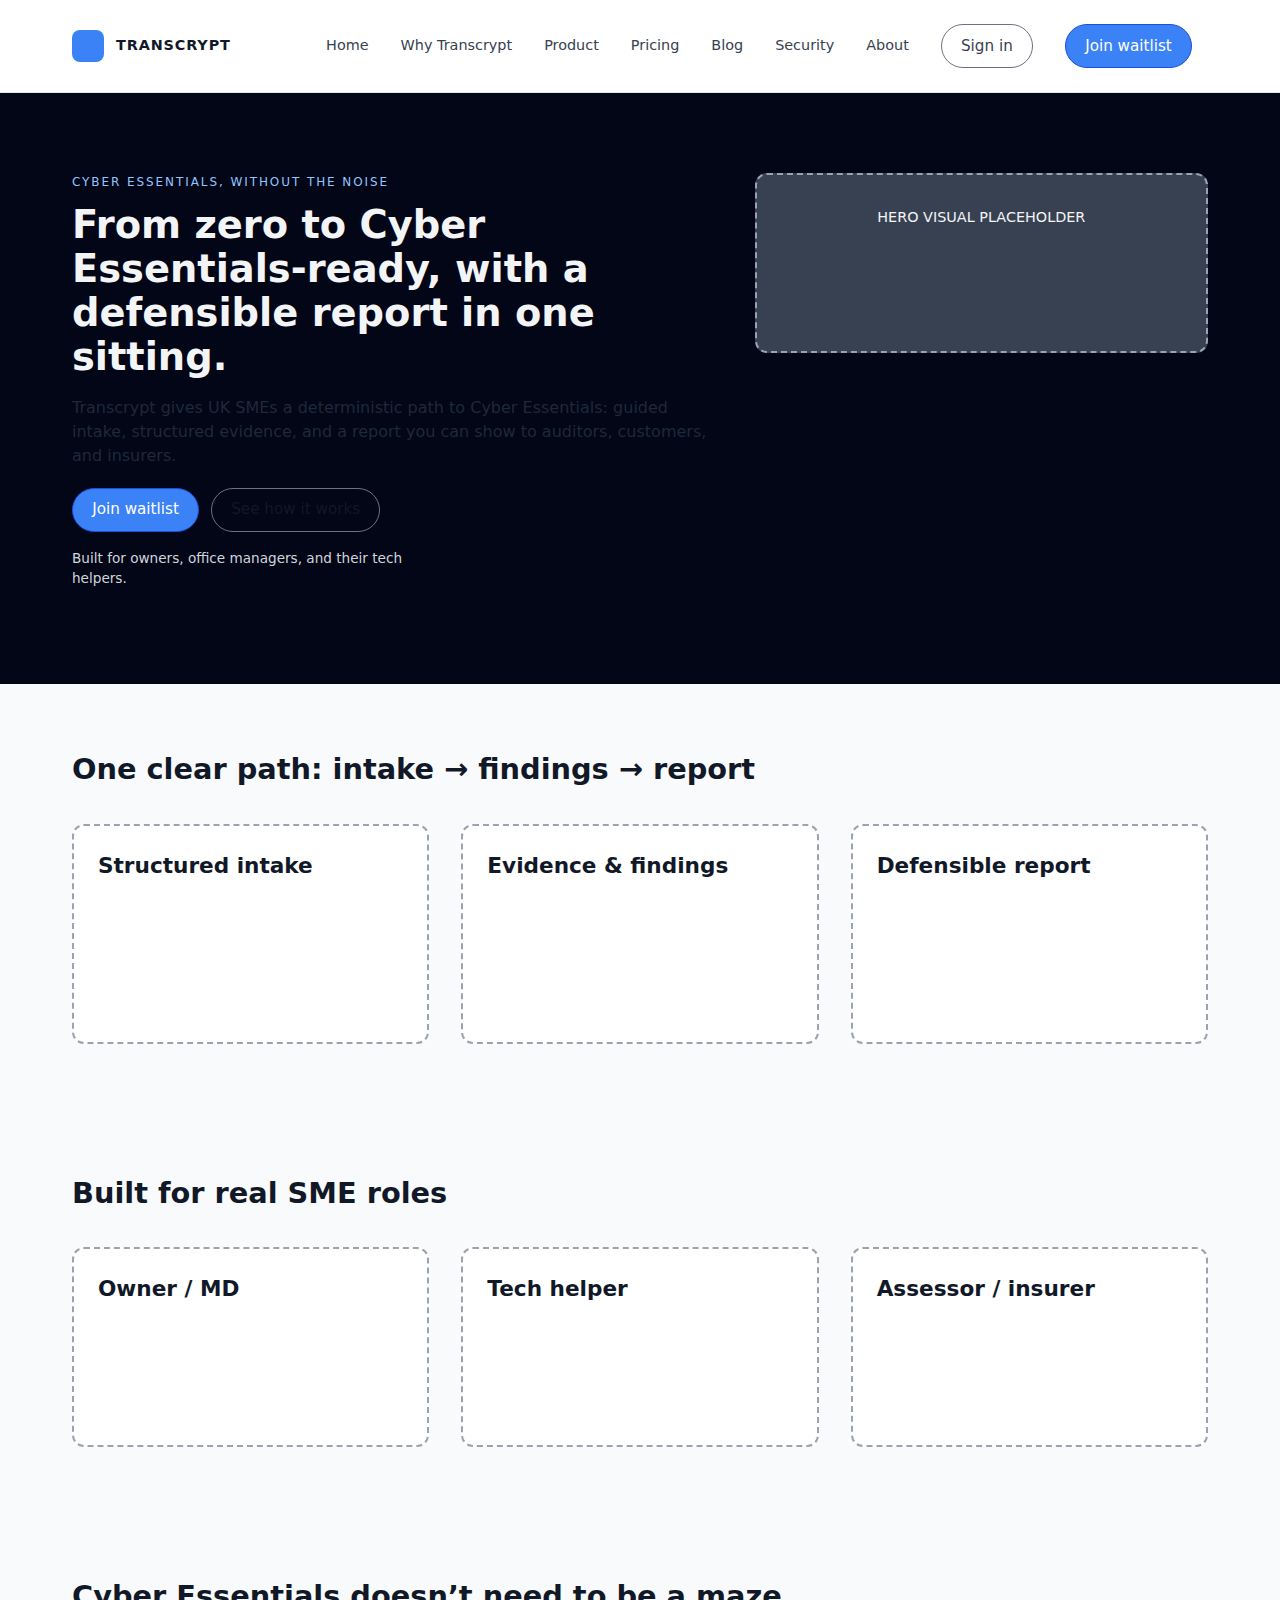
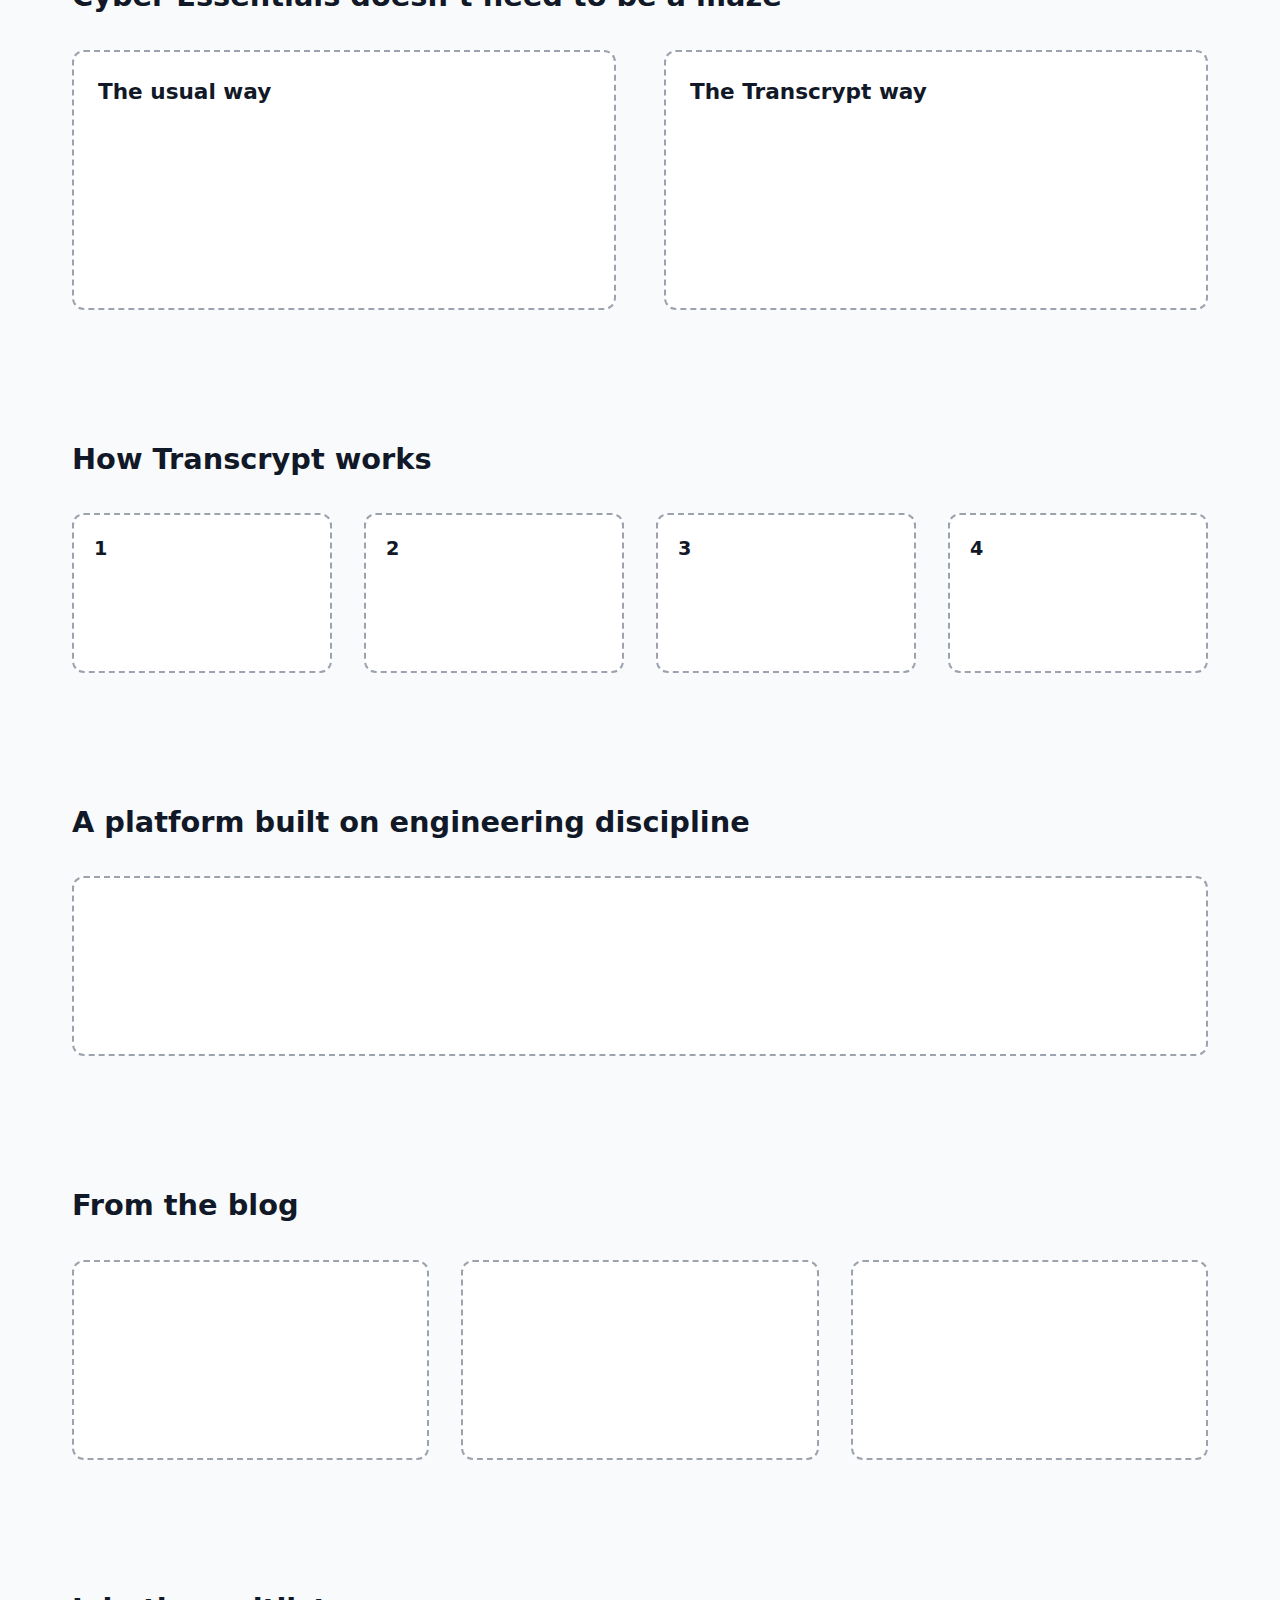
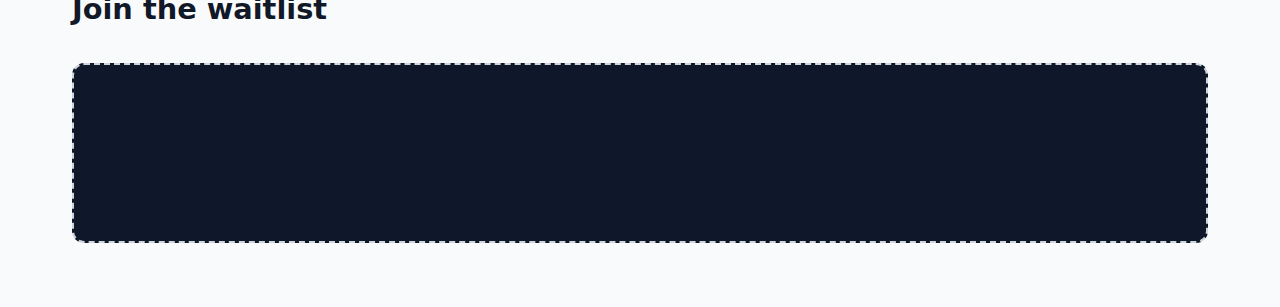
<file: docs/wireframes/homepage_opt1.html>
<!DOCTYPE html>
<html lang="en">
<head>
  <meta charset="UTF-8">
  <title>Transcrypt – Homepage Wireframe</title>
  <meta name="viewport" content="width=device-width, initial-scale=1">

  <link rel="stylesheet" href="tc.css">

  <style>
    /* ==================================================
       HOMEPAGE WIREFRAME ADDITIONS
       New classes only. No overrides of tc.css allowed.
       ================================================== */

    /* HEADER */
    .site-header {
      border-bottom: 1px solid var(--neutral-200);
      background: var(--brand-surface-0);
    }
    .site-header-inner {
      display: flex;
      justify-content: space-between;
      align-items: center;
      gap: 1.5rem;
    }
    .brand-mark {
      display: flex;
      align-items: center;
      gap: 0.75rem;
    }
    .brand-logo-box {
      width: 32px;
      height: 32px;
      border-radius: 8px;
      background: var(--accent-500);
    }
    .brand-name {
      font-weight: 600;
      letter-spacing: 0.06em;
      text-transform: uppercase;
      font-size: 0.9rem;
      color: var(--neutral-900);
    }
    .primary-nav {
      display: flex;
      align-items: center;
      gap: 1rem;
      font-size: 0.9rem;
    }
    .primary-nav a {
      text-decoration: none;
      color: var(--neutral-700);
    }
    .primary-nav a:hover {
      color: var(--neutral-900);
    }

    /* HERO */
    .hero-eyebrow {
      text-transform: uppercase;
      letter-spacing: 0.16em;
      font-size: 0.75rem;
      color: var(--accent-300);
      margin-bottom: 0.75rem;
    }
    .hero-cta-row {
      display: flex;
      flex-wrap: wrap;
      gap: 0.75rem;
      margin: 1.25rem 0 1rem;
    }
    .hero-meta {
      font-size: 0.85rem;
      color: var(--neutral-300);
      max-width: 42ch;
    }
    .hero-visual .placeholder {
      width: 100%;
      min-height: 180px;
    }

    /* PANELS */
    .panel {
      background: var(--brand-surface-0);
      border: 2px dashed var(--neutral-400);
      border-radius: var(--radius-card);
      padding: 1.5rem;
      min-height: 220px;
    }
    .panel h3 {
      margin-bottom: 0.5rem;
    }

    /* PERSONAS */
    .persona {
      background: var(--brand-surface-0);
      border-radius: var(--radius-card);
      border: 2px dashed var(--neutral-400);
      padding: 1.5rem;
      min-height: 200px;
    }

    /* TWO-COLUMN CALLOUTS */
    .callout {
      background: var(--brand-surface-0);
      border-radius: var(--radius-card);
      border: 2px dashed var(--neutral-400);
      padding: 1.5rem;
      min-height: 260px;
    }

    /* STEPS */
    .step {
      background: var(--brand-surface-0);
      border-radius: var(--radius-card);
      border: 2px dashed var(--neutral-400);
      padding: 1.25rem;
      min-height: 160px;
    }
    .step-number {
      font-weight: 700;
      font-size: 1.2rem;
      margin-bottom: 0.5rem;
    }

    /* TRUST BOX */
    .trust-box {
      background: var(--brand-surface-0);
      border-radius: var(--radius-card);
      border: 2px dashed var(--neutral-400);
      padding: 1.5rem;
      min-height: 180px;
    }

    /* BLOG CARDS */
    .blog-card {
      background: var(--brand-surface-0);
      border-radius: var(--radius-card);
      border: 2px dashed var(--neutral-400);
      padding: 1.5rem;
      min-height: 200px;
    }

    /* EMAIL CAPTURE */
    .email-box {
      background: var(--brand-base-800);
      border-radius: var(--radius-card);
      border: 2px dashed var(--neutral-300);
      padding: 1.75rem;
      min-height: 180px;
      color: var(--neutral-100);
    }

    /* RESPONSIVE FIXES */
    @media (max-width: 900px) {
      .site-header-inner { flex-wrap: wrap; }
      .primary-nav { flex-wrap: wrap; }
      .hero { padding-top: 3.5rem; padding-bottom: 3.5rem; }
    }

  </style>

</head>
<body>

  <!-- HEADER -->
  <header class="site-header">
    <div class="wrapper site-header-inner">
      <div class="brand-mark">
        <div class="brand-logo-box"></div>
        <div class="brand-name">Transcrypt</div>
      </div>

      <nav class="primary-nav">
        <a href="#">Home</a>
        <a href="#">Why Transcrypt</a>
        <a href="#">Product</a>
        <a href="#">Pricing</a>
        <a href="#">Blog</a>
        <a href="#">Security</a>
        <a href="#">About</a>
        <a href="#" class="button secondary">Sign in</a>
        <a href="#" class="button primary">Join waitlist</a>
      </nav>
    </div>
  </header>


  <!-- HERO: FULL BLEED DARK -->
  <section class="hero dark">
    <div class="wrapper hero-grid">

      <!-- LEFT: COPY -->
      <div class="hero-copy">
        <div class="hero-eyebrow">Cyber Essentials, without the noise</div>

        <h1>From zero to Cyber Essentials-ready, with a defensible report in one sitting.</h1>

        <p>
          Transcrypt gives UK SMEs a deterministic path to Cyber Essentials: guided intake,
          structured evidence, and a report you can show to auditors, customers, and insurers.
        </p>

        <div class="hero-cta-row">
          <a class="button primary" href="#">Join waitlist</a>
          <a class="button secondary" href="#how">See how it works</a>
        </div>

        <p class="hero-meta">
          Built for owners, office managers, and their tech helpers.
        </p>
      </div>

      <!-- RIGHT: VISUAL -->
      <div class="hero-visual">
        <div class="placeholder dark">HERO VISUAL PLACEHOLDER</div>
      </div>

    </div>
  </section>


  <!-- PANELS: INTAKE / FINDINGS / REPORT -->
  <section>
    <div class="wrapper">
      <h2>One clear path: intake → findings → report</h2>

      <div class="grid-3 mt-2">
        <div class="panel"><h3>Structured intake</h3></div>
        <div class="panel"><h3>Evidence & findings</h3></div>
        <div class="panel"><h3>Defensible report</h3></div>
      </div>
    </div>
  </section>


  <!-- PERSONAS -->
  <section>
    <div class="wrapper">
      <h2>Built for real SME roles</h2>

      <div class="grid-3 mt-2">
        <div class="persona"><h3>Owner / MD</h3></div>
        <div class="persona"><h3>Tech helper</h3></div>
        <div class="persona"><h3>Assessor / insurer</h3></div>
      </div>
    </div>
  </section>


  <!-- PROBLEM → SOLUTION -->
  <section>
    <div class="wrapper">
      <h2>Cyber Essentials doesn’t need to be a maze</h2>

      <div class="grid-2 mt-2">
        <div class="callout"><h3>The usual way</h3></div>
        <div class="callout"><h3>The Transcrypt way</h3></div>
      </div>
    </div>
  </section>


  <!-- HOW IT WORKS -->
  <section id="how">
    <div class="wrapper">
      <h2>How Transcrypt works</h2>

      <div class="grid-4 mt-2">
        <div class="step"><div class="step-number">1</div></div>
        <div class="step"><div class="step-number">2</div></div>
        <div class="step"><div class="step-number">3</div></div>
        <div class="step"><div class="step-number">4</div></div>
      </div>
    </div>
  </section>


  <!-- TRUST BLOCK -->
  <section>
    <div class="wrapper">
      <h2>A platform built on engineering discipline</h2>
      <div class="trust-box mt-2"></div>
    </div>
  </section>


  <!-- BLOG TEASER -->
  <section>
    <div class="wrapper">
      <h2>From the blog</h2>

      <div class="grid-3 mt-2">
        <div class="blog-card"></div>
        <div class="blog-card"></div>
        <div class="blog-card"></div>
      </div>
    </div>
  </section>


  <!-- EMAIL CAPTURE -->
  <section>
    <div class="wrapper">
      <h2>Join the waitlist</h2>
      <div class="email-box mt-2"></div>
    </div>
  </section>

</body>
</html>
</file>
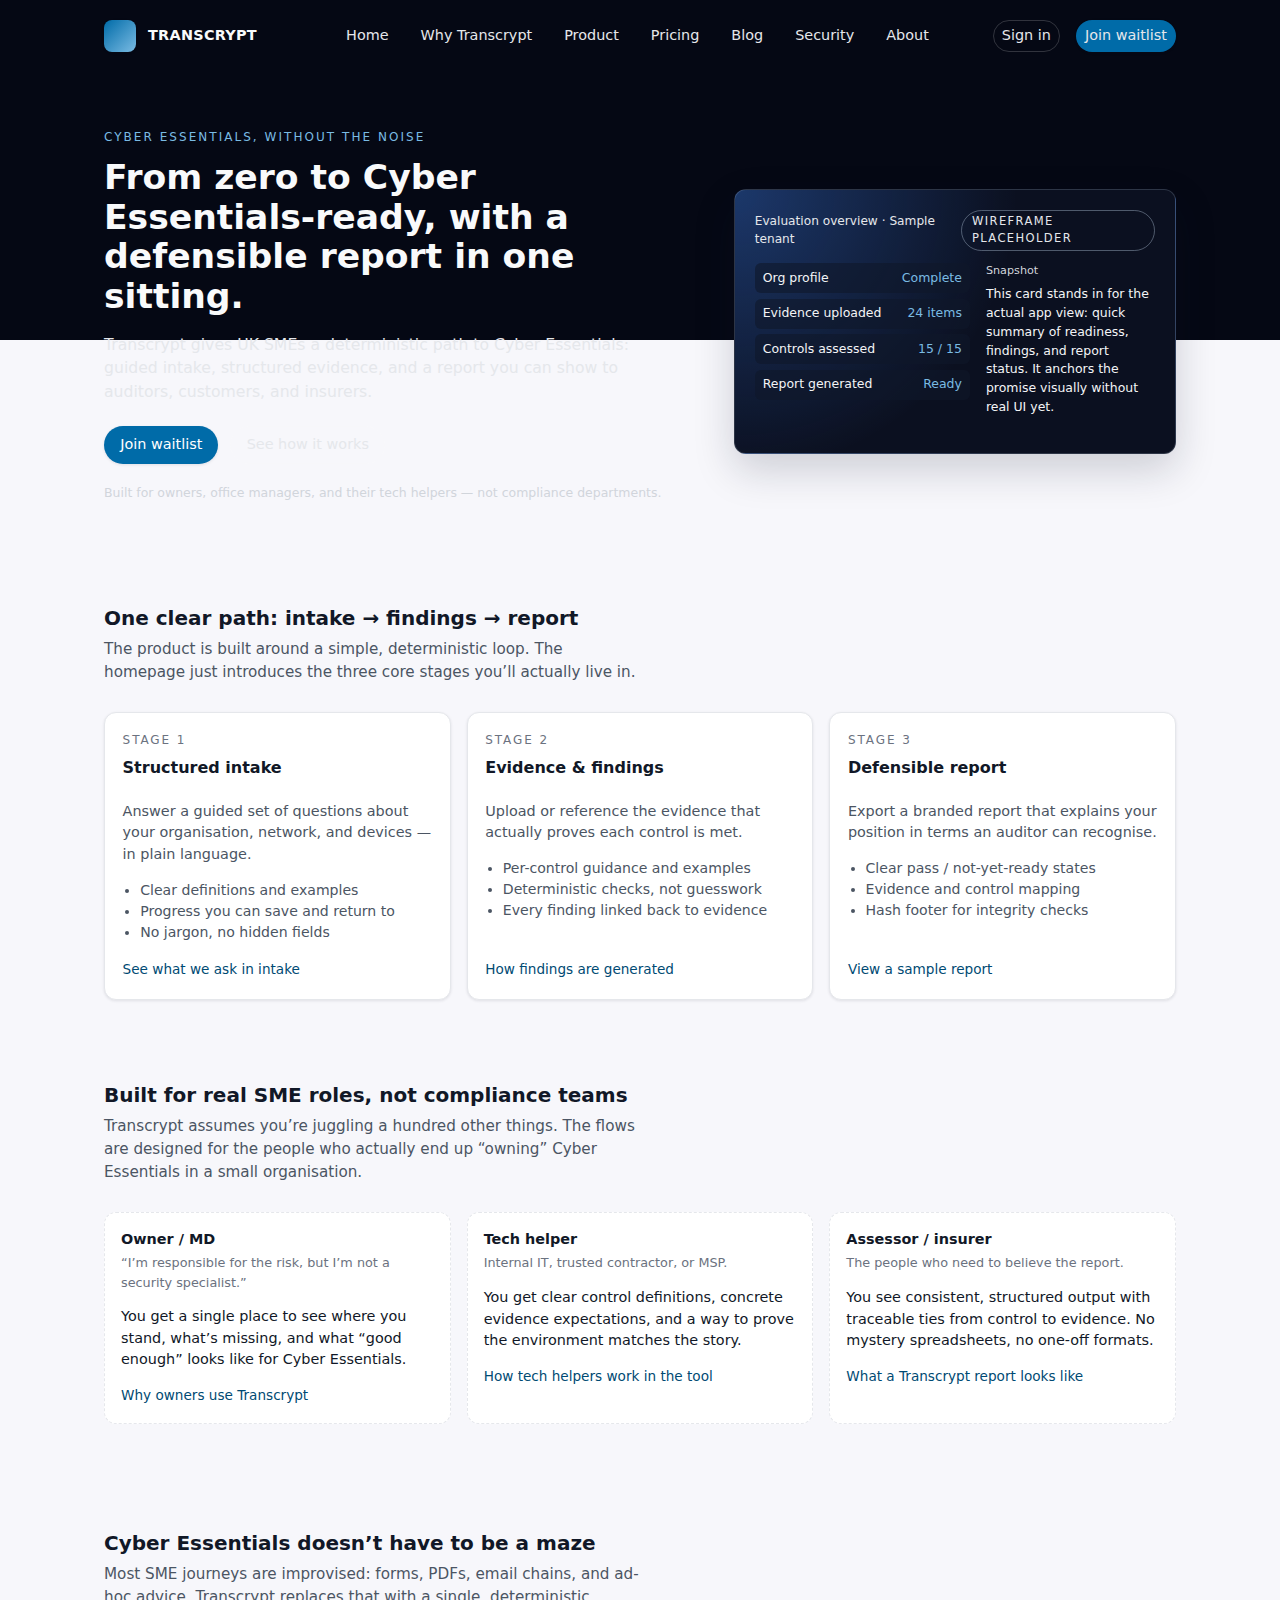
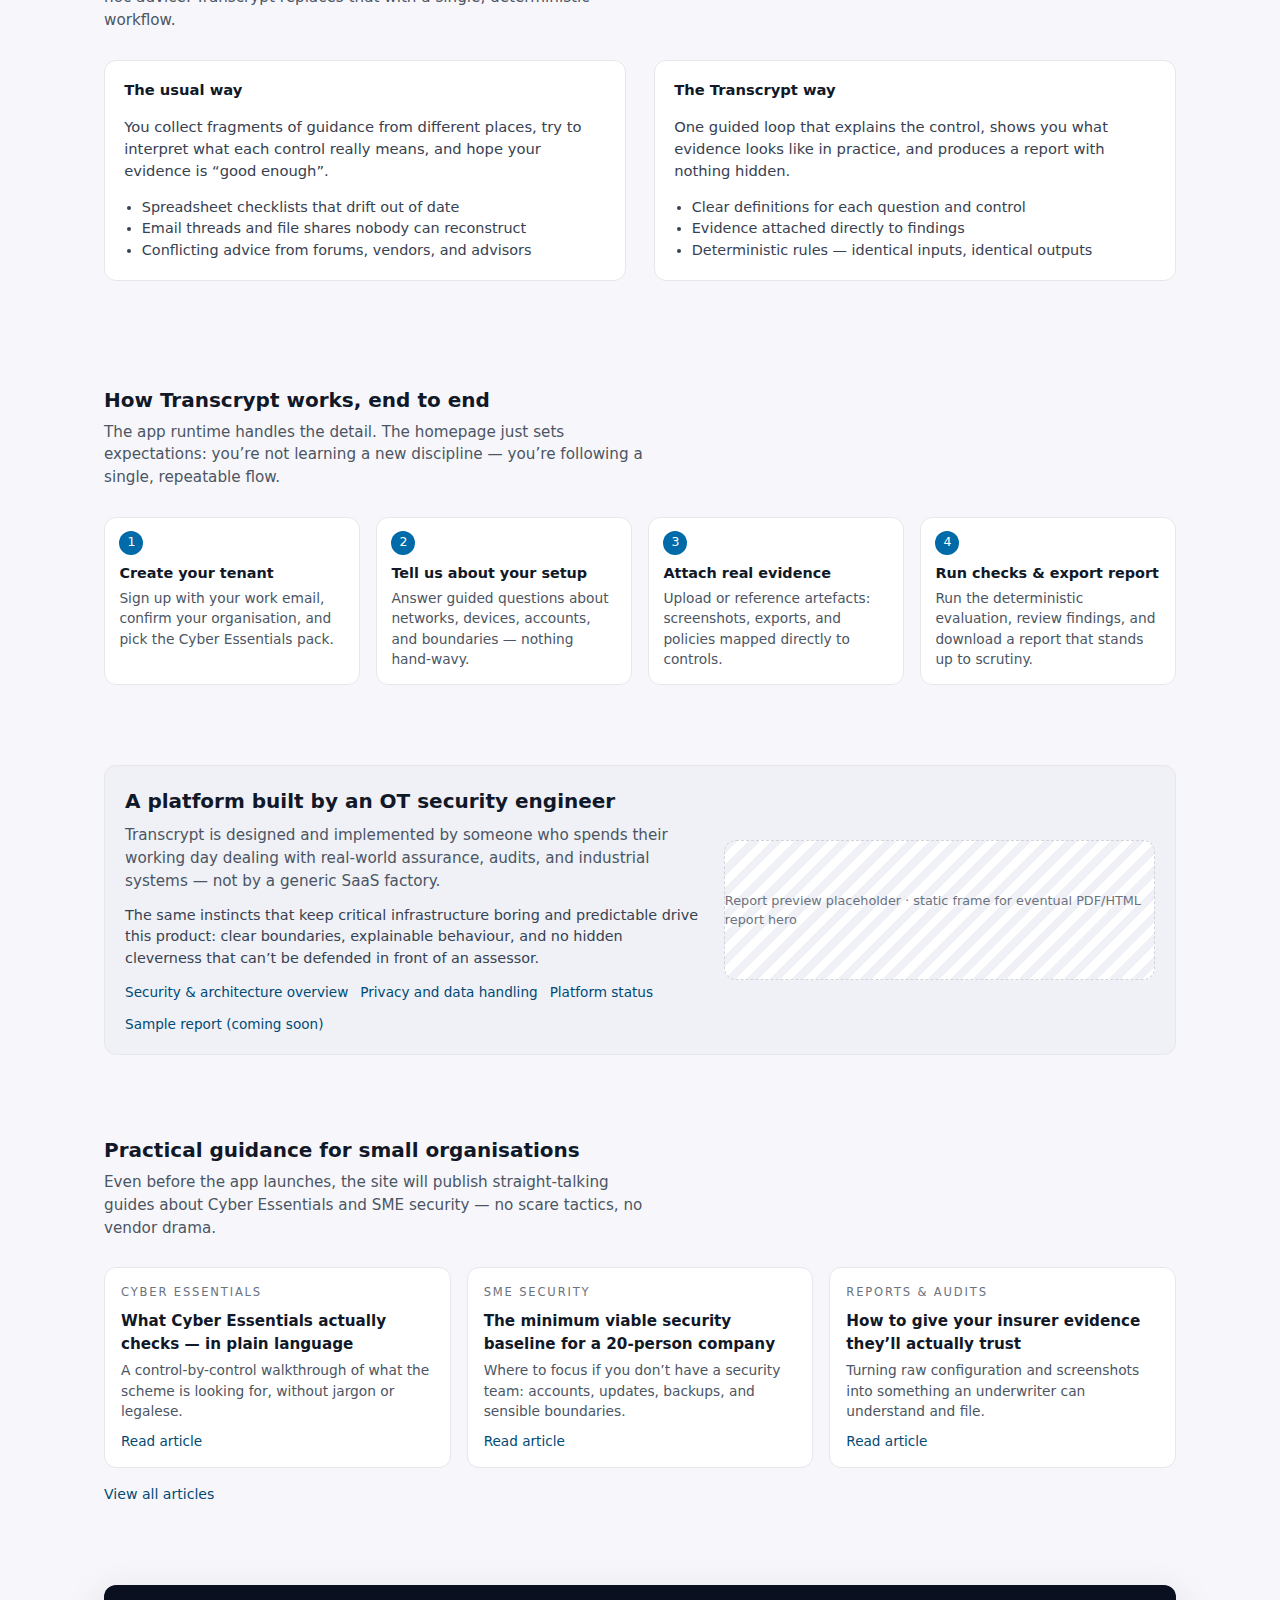
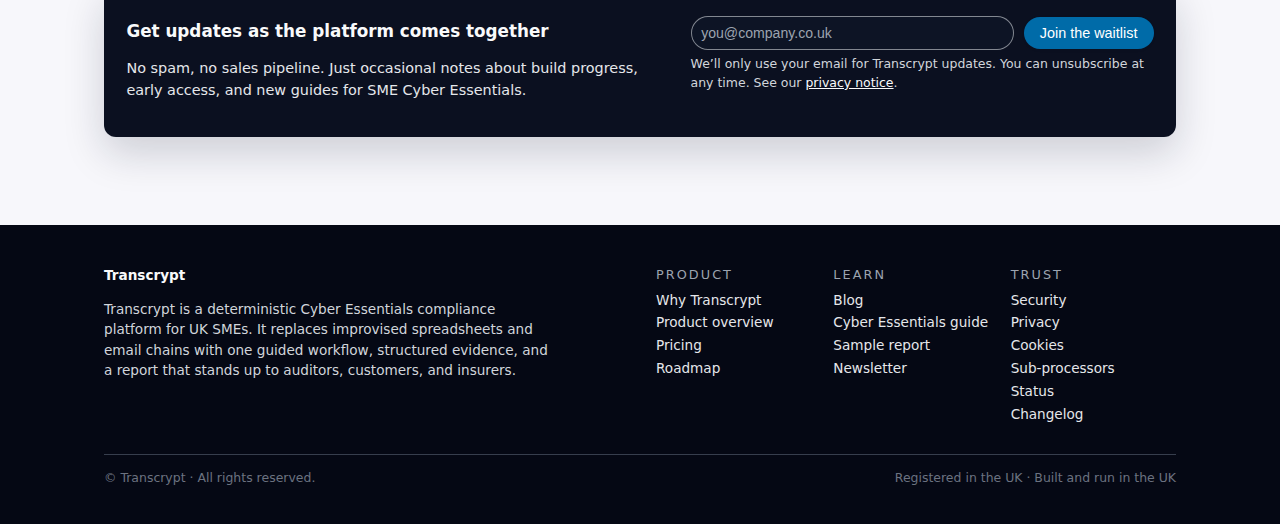
<file: docs/wireframes/homepage_wireframe.html>
<!DOCTYPE html>
<html lang="en">
<head>
  <meta charset="UTF-8">
  <title>Transcrypt – Cyber Essentials Compliance for UK SMEs</title>
  <meta name="viewport" content="width=device-width, initial-scale=1">

  <meta name="description" content="Transcrypt gives UK SMEs a deterministic path to Cyber Essentials readiness: guided intake, evidence handling, and defensible reports without consultancy bloat.">

  <style>
    :root {
      /* Brand base */
      --brand-base-900: #050814;
      --brand-base-800: #0b1020;

      /* Surfaces */
      --brand-surface-0: #ffffff;
      --brand-surface-50: #f7f7fb;
      --brand-surface-100: #eff1f7;

      /* Accent (cerulean-ish) */
      --accent-700: #004a73;
      --accent-500: #006ba8;
      --accent-300: #7abbe3;

      /* Neutral greys */
      --neutral-900: #111827;
      --neutral-800: #1f2933;
      --neutral-700: #374151;
      --neutral-600: #4b5563;
      --neutral-500: #6b7280;
      --neutral-400: #9ca3af;
      --neutral-300: #d1d5db;
      --neutral-200: #e5e7eb;
      --neutral-100: #f3f4f6;
      --neutral-50:  #f9fafb;

      /* Geometry / shadow */
      --radius-card: 12px;
      --radius-pill: 999px;
      --shadow-soft: 0 16px 40px rgba(15, 23, 42, 0.18);
      --shadow-subtle: 0 1px 3px rgba(15, 23, 42, 0.1);

      /* Typography + layout */
      --font-sans: system-ui, -apple-system, BlinkMacSystemFont, "Segoe UI", sans-serif;
      --page-max-width: 1120px;
      --page-gutter: 1.5rem;
      --section-vertical: 4rem;
      --section-vertical-tight: 2.5rem;
    }

    * {
      box-sizing: border-box;
    }

    body {
      margin: 0;
      font-family: var(--font-sans);
      background: var(--brand-surface-50);
      color: var(--neutral-900);
      line-height: 1.5;
    }

    .page {
      min-height: 100vh;
      display: flex;
      flex-direction: column;
      background: linear-gradient(to bottom, var(--brand-base-900) 0, var(--brand-base-900) 340px, var(--brand-surface-50) 340px);
    }

    .shell {
      max-width: var(--page-max-width);
      margin: 0 auto;
      padding: 0 var(--page-gutter);
    }

    header.site-header {
      padding: 1.25rem 0;
      color: var(--neutral-50);
    }

    .header-inner {
      display: flex;
      align-items: center;
      justify-content: space-between;
      gap: 1.5rem;
    }

    .brand-mark {
      display: inline-flex;
      align-items: center;
      gap: 0.75rem;
    }

    .brand-logo-box {
      width: 32px;
      height: 32px;
      border-radius: 8px;
      background: linear-gradient(135deg, var(--accent-500), var(--accent-300));
      box-shadow: var(--shadow-subtle);
    }

    .brand-name {
      font-weight: 600;
      letter-spacing: 0.02em;
      text-transform: uppercase;
      font-size: 0.9rem;
    }

    nav.primary-nav {
      display: flex;
      align-items: center;
      gap: 1rem;
    }

    nav.primary-nav a {
      font-size: 0.9rem;
      color: var(--neutral-200);
      text-decoration: none;
      padding: 0.25rem 0.5rem;
    }

    nav.primary-nav a:hover {
      color: var(--neutral-50);
    }

    .nav-spacer {
      width: 1.5rem;
      flex-shrink: 0;
    }

    .btn {
      display: inline-flex;
      align-items: center;
      justify-content: center;
      padding: 0.45rem 0.95rem;
      border-radius: var(--radius-pill);
      font-size: 0.9rem;
      font-weight: 500;
      cursor: pointer;
      border: 1px solid transparent;
      text-decoration: none;
      white-space: nowrap;
    }

    .btn-primary {
      background: var(--accent-500);
      color: #fff;
      box-shadow: var(--shadow-subtle);
    }

    .btn-primary:hover {
      background: var(--accent-700);
    }

    .btn-ghost {
      background: transparent;
      color: var(--neutral-200);
      border-color: rgba(249, 250, 251, 0.18);
    }

    .btn-ghost:hover {
      border-color: rgba(249, 250, 251, 0.4);
      color: var(--neutral-50);
    }

    main {
      flex: 1 0 auto;
    }

    /* Hero */

    section.hero {
      padding: 3.5rem 0 3rem 0;
      color: var(--neutral-50);
    }

    .hero-inner {
      display: grid;
      grid-template-columns: minmax(0, 1.6fr) minmax(0, 1.2fr);
      gap: 2.5rem;
      align-items: center;
    }

    .hero-eyebrow {
      text-transform: uppercase;
      letter-spacing: 0.17em;
      font-size: 0.75rem;
      color: var(--accent-300);
      margin-bottom: 0.75rem;
    }

    .hero-title {
      font-size: clamp(2rem, 2.7vw, 2.6rem);
      line-height: 1.15;
      margin: 0 0 0.9rem 0;
    }

    .hero-lede {
      font-size: 0.98rem;
      color: var(--neutral-200);
      max-width: 34rem;
      margin-bottom: 1.4rem;
    }

    .hero-cta-row {
      display: flex;
      flex-wrap: wrap;
      gap: 0.75rem;
      align-items: center;
      margin-bottom: 1.25rem;
    }

    .hero-meta {
      font-size: 0.78rem;
      color: var(--neutral-300);
    }

    .hero-visual {
      justify-self: stretch;
    }

    .hero-visual-box {
      background: radial-gradient(circle at top left, rgba(59, 130, 246, 0.35), transparent 55%), var(--brand-base-800);
      border-radius: var(--radius-card);
      box-shadow: var(--shadow-soft);
      padding: 1.25rem 1.25rem 1.5rem 1.25rem;
      border: 1px solid rgba(148, 163, 184, 0.25);
    }

    .hero-visual-header {
      display: flex;
      justify-content: space-between;
      align-items: center;
      margin-bottom: 0.75rem;
      font-size: 0.76rem;
      color: var(--neutral-200);
    }

    .hero-visual-pill {
      padding: 0.15rem 0.6rem;
      border-radius: var(--radius-pill);
      border: 1px solid rgba(148, 163, 184, 0.5);
      font-size: 0.72rem;
      text-transform: uppercase;
      letter-spacing: 0.12em;
    }

    .hero-visual-body {
      display: grid;
      grid-template-columns: minmax(0, 1.4fr) minmax(0, 1.1fr);
      gap: 1rem;
      font-size: 0.78rem;
      color: var(--neutral-100);
    }

    .hero-visual-list {
      list-style: none;
      padding: 0;
      margin: 0;
      display: grid;
      gap: 0.35rem;
    }

    .hero-visual-list li {
      display: flex;
      justify-content: space-between;
      gap: 0.5rem;
      border-radius: 6px;
      padding: 0.35rem 0.5rem;
      background: rgba(15, 23, 42, 0.6);
    }

    .hero-visual-tag {
      font-size: 0.7rem;
      color: var(--neutral-300);
    }

    .hero-visual-status {
      font-weight: 500;
      color: var(--accent-300);
    }

    /* Generic section layout */

    section.section {
      padding: var(--section-vertical) 0;
    }

    section.section.tight {
      padding-top: var(--section-vertical-tight);
      padding-bottom: var(--section-vertical-tight);
    }

    .section-heading {
      font-size: 1.25rem;
      margin: 0 0 0.35rem 0;
      color: var(--neutral-900);
    }

    .section-subtitle {
      font-size: 0.95rem;
      margin: 0 0 1.75rem 0;
      color: var(--neutral-600);
      max-width: 34rem;
    }

    /* Panels: Intake / Findings / Report */

    .panels {
      display: grid;
      grid-template-columns: repeat(3, minmax(0, 1fr));
      gap: 1rem;
    }

    .panel {
      background: var(--brand-surface-0);
      border-radius: var(--radius-card);
      padding: 1.15rem 1.1rem 1.2rem 1.1rem;
      box-shadow: var(--shadow-subtle);
      border: 1px solid var(--neutral-200);
      display: flex;
      flex-direction: column;
      gap: 0.4rem;
    }

    .panel-label {
      font-size: 0.75rem;
      letter-spacing: 0.16em;
      text-transform: uppercase;
      color: var(--neutral-500);
    }

    .panel-title {
      font-size: 1rem;
      font-weight: 600;
      color: var(--neutral-900);
    }

    .panel-body {
      font-size: 0.9rem;
      color: var(--neutral-600);
      flex: 1 1 auto;
    }

    .panel-list {
      margin: 0.25rem 0 0 0;
      padding-left: 1.1rem;
      font-size: 0.88rem;
      color: var(--neutral-600);
    }

    .panel-link {
      font-size: 0.85rem;
      margin-top: 0.6rem;
    }

    .panel-link a {
      color: var(--accent-700);
      text-decoration: none;
    }

    .panel-link a:hover {
      text-decoration: underline;
    }

    /* Personas */

    .personas {
      display: grid;
      grid-template-columns: repeat(3, minmax(0, 1fr));
      gap: 1rem;
    }

    .persona {
      background: var(--brand-surface-0);
      border-radius: var(--radius-card);
      padding: 1rem 1rem 1.05rem;
      border: 1px dashed var(--neutral-200);
      font-size: 0.9rem;
    }

    .persona-title {
      font-weight: 600;
      margin-bottom: 0.2rem;
    }

    .persona-role {
      font-size: 0.8rem;
      color: var(--neutral-500);
      margin-bottom: 0.55rem;
    }

    .persona-link {
      margin-top: 0.5rem;
      font-size: 0.85rem;
    }

    .persona-link a {
      color: var(--accent-700);
      text-decoration: none;
    }

    .persona-link a:hover {
      text-decoration: underline;
    }

    /* Problem → Solution */

    .two-column {
      display: grid;
      grid-template-columns: minmax(0, 1.1fr) minmax(0, 1.1fr);
      gap: 1.75rem;
    }

    .callout {
      background: var(--brand-surface-0);
      border-radius: var(--radius-card);
      border: 1px solid var(--neutral-200);
      padding: 1.15rem 1.2rem;
      font-size: 0.92rem;
      color: var(--neutral-700);
    }

    .callout-title {
      font-weight: 600;
      margin-bottom: 0.35rem;
      color: var(--neutral-900);
    }

    .callout-list {
      margin: 0.3rem 0 0 0;
      padding-left: 1.1rem;
      font-size: 0.9rem;
    }

    /* How it works */

    .steps {
      display: grid;
      grid-template-columns: repeat(4, minmax(0, 1fr));
      gap: 1rem;
      font-size: 0.9rem;
    }

    .step {
      background: var(--brand-surface-0);
      border-radius: var(--radius-card);
      border: 1px solid var(--neutral-200);
      padding: 0.8rem 0.9rem 0.9rem;
    }

    .step-number {
      display: inline-flex;
      align-items: center;
      justify-content: center;
      width: 24px;
      height: 24px;
      border-radius: var(--radius-pill);
      background: var(--accent-500);
      color: #fff;
      font-size: 0.78rem;
      margin-bottom: 0.5rem;
    }

    .step-title {
      font-weight: 600;
      margin-bottom: 0.2rem;
      color: var(--neutral-900);
    }

    .step-body {
      font-size: 0.86rem;
      color: var(--neutral-600);
    }

    /* Trust strip */

    .trust-strip {
      background: var(--brand-surface-100);
      border-radius: var(--radius-card);
      padding: 1.25rem 1.25rem;
      border: 1px solid var(--neutral-200);
      display: grid;
      grid-template-columns: minmax(0, 1.6fr) minmax(0, 1.2fr);
      gap: 1.5rem;
      font-size: 0.9rem;
      align-items: center;
    }

    .trust-links {
      display: flex;
      flex-wrap: wrap;
      gap: 0.75rem;
      margin-top: 0.75rem;
      font-size: 0.85rem;
    }

    .trust-links a {
      color: var(--accent-700);
      text-decoration: none;
    }

    .trust-links a:hover {
      text-decoration: underline;
    }

    .report-preview-box {
      height: 140px;
      border-radius: var(--radius-card);
      border: 1px dashed var(--neutral-300);
      background: repeating-linear-gradient(
        -45deg,
        var(--brand-surface-0),
        var(--brand-surface-0) 8px,
        var(--brand-surface-100) 8px,
        var(--brand-surface-100) 16px
      );
      display: flex;
      align-items: center;
      justify-content: center;
      font-size: 0.8rem;
      color: var(--neutral-500);
    }

    /* Blog teaser */

    .articles {
      display: grid;
      grid-template-columns: repeat(3, minmax(0, 1fr));
      gap: 1rem;
      font-size: 0.9rem;
    }

    .article-card {
      background: var(--brand-surface-0);
      border-radius: var(--radius-card);
      border: 1px solid var(--neutral-200);
      padding: 1rem 1rem 0.9rem;
    }

    .article-tag {
      font-size: 0.72rem;
      letter-spacing: 0.16em;
      text-transform: uppercase;
      color: var(--neutral-500);
      margin-bottom: 0.5rem;
    }

    .article-title {
      font-size: 0.95rem;
      font-weight: 600;
      margin-bottom: 0.3rem;
      color: var(--neutral-900);
    }

    .article-body {
      font-size: 0.86rem;
      color: var(--neutral-600);
      margin-bottom: 0.55rem;
    }

    .article-link a {
      font-size: 0.85rem;
      color: var(--accent-700);
      text-decoration: none;
    }

    .article-link a:hover {
      text-decoration: underline;
    }

    .articles-footer {
      margin-top: 1rem;
      font-size: 0.88rem;
    }

    /* Email capture */

    .email-capture {
      background: var(--brand-base-800);
      border-radius: var(--radius-card);
      padding: 1.25rem 1.4rem 1.3rem;
      color: var(--neutral-50);
      display: grid;
      grid-template-columns: minmax(0, 1.4fr) minmax(0, 1.2fr);
      gap: 1.5rem;
      align-items: center;
      box-shadow: var(--shadow-soft);
    }

    .email-title {
      font-size: 1.05rem;
      font-weight: 600;
      margin-bottom: 0.35rem;
    }

    .email-body {
      font-size: 0.9rem;
      color: var(--neutral-200);
    }

    .email-form {
      display: flex;
      flex-wrap: wrap;
      gap: 0.6rem;
      align-items: center;
    }

    .email-input {
      flex: 1 1 180px;
      min-width: 0;
      padding: 0.5rem 0.6rem;
      border-radius: var(--radius-pill);
      border: 1px solid rgba(248, 250, 252, 0.5);
      background: rgba(15, 23, 42, 0.6);
      color: var(--neutral-50);
      font-size: 0.88rem;
    }

    .email-input::placeholder {
      color: var(--neutral-400);
    }

    .email-privacy {
      font-size: 0.78rem;
      color: var(--neutral-300);
      margin-top: 0.35rem;
    }

    .email-privacy a {
      color: var(--neutral-50);
    }

    /* Footer */

    footer.site-footer {
      margin-top: 3rem;
      padding: 2.5rem 0 2.25rem;
      background: var(--brand-base-900);
      color: var(--neutral-200);
    }

    .footer-inner {
      display: grid;
      grid-template-columns: minmax(0, 1.5fr) minmax(0, 1.5fr);
      gap: 2rem;
      font-size: 0.85rem;
    }

    .footer-about-title {
      font-weight: 600;
      margin-bottom: 0.35rem;
      color: var(--neutral-50);
    }

    .footer-about-body {
      max-width: 28rem;
      color: var(--neutral-300);
    }

    .footer-links {
      display: grid;
      grid-template-columns: repeat(3, minmax(0, 1fr));
      gap: 0.75rem;
    }

    .footer-links-group-title {
      font-size: 0.8rem;
      text-transform: uppercase;
      letter-spacing: 0.16em;
      color: var(--neutral-400);
      margin-bottom: 0.35rem;
    }

    .footer-links ul {
      list-style: none;
      padding: 0;
      margin: 0;
    }

    .footer-links a {
      display: inline-block;
      margin-bottom: 0.15rem;
      color: var(--neutral-200);
      text-decoration: none;
    }

    .footer-links a:hover {
      color: var(--neutral-50);
    }

    .footer-bottom {
      margin-top: 1.75rem;
      font-size: 0.78rem;
      color: var(--neutral-500);
      display: flex;
      flex-wrap: wrap;
      gap: 0.75rem;
      justify-content: space-between;
      border-top: 1px solid rgba(148, 163, 184, 0.35);
      padding-top: 0.85rem;
    }

    /* Responsiveness */

    @media (max-width: 960px) {
      .hero-inner {
        grid-template-columns: minmax(0, 1fr);
      }

      .hero-visual {
        order: -1;
      }

      .panels,
      .personas,
      .steps,
      .articles {
        grid-template-columns: repeat(2, minmax(0, 1fr));
      }

      .trust-strip,
      .email-capture {
        grid-template-columns: minmax(0, 1fr);
      }

      .footer-inner {
        grid-template-columns: minmax(0, 1fr);
      }
    }

    @media (max-width: 640px) {
      header.site-header {
        padding-bottom: 0.5rem;
      }

      .header-inner {
        flex-wrap: wrap;
        gap: 0.75rem;
      }

      nav.primary-nav {
        flex-wrap: wrap;
        justify-content: flex-start;
      }

      .nav-spacer {
        display: none;
      }

      section.hero {
        padding-top: 2.5rem;
      }

      .panels,
      .personas,
      .steps,
      .articles,
      .footer-links {
        grid-template-columns: minmax(0, 1fr);
      }

      .section {
        padding-left: 0;
        padding-right: 0;
      }

      .email-capture {
        padding: 1rem 1rem 1.1rem;
      }
    }
  </style>
</head>
<body>
  <div class="page">
    <header class="site-header">
      <div class="shell header-inner">
        <div class="brand-mark">
          <div class="brand-logo-box" aria-hidden="true"></div>
          <div class="brand-name">Transcrypt</div>
        </div>
        <nav class="primary-nav" aria-label="Primary">
          <a href="#">Home</a>
          <a href="#">Why Transcrypt</a>
          <a href="#">Product</a>
          <a href="#">Pricing</a>
          <a href="#">Blog</a>
          <a href="#">Security</a>
          <a href="#">About</a>
          <span class="nav-spacer"></span>
          <a href="#" class="btn btn-ghost">Sign in</a>
          <a href="#" class="btn btn-primary">Join waitlist</a>
        </nav>
      </div>
    </header>

    <main>
      <!-- Hero -->
      <section class="hero" aria-labelledby="hero-heading">
        <div class="shell hero-inner">
          <div class="hero-copy">
            <div class="hero-eyebrow">Cyber Essentials, without the noise</div>
            <h1 id="hero-heading" class="hero-title">
              From zero to Cyber Essentials-ready, with a defensible report in one sitting.
            </h1>
            <p class="hero-lede">
              Transcrypt gives UK SMEs a deterministic path to Cyber Essentials: guided intake, structured evidence, and a report you can show to auditors, customers, and insurers.
            </p>
            <div class="hero-cta-row">
              <a href="#" class="btn btn-primary">Join waitlist</a>
              <a href="#how-it-works" class="btn btn-ghost">See how it works</a>
            </div>
            <p class="hero-meta">
              Built for owners, office managers, and their tech helpers — not compliance departments.
            </p>
          </div>
          <div class="hero-visual" aria-hidden="true">
            <div class="hero-visual-box">
              <div class="hero-visual-header">
                <span>Evaluation overview · Sample tenant</span>
                <span class="hero-visual-pill">Wireframe placeholder</span>
              </div>
              <div class="hero-visual-body">
                <div>
                  <ul class="hero-visual-list">
                    <li>
                      <span>Org profile</span>
                      <span class="hero-visual-status">Complete</span>
                    </li>
                    <li>
                      <span>Evidence uploaded</span>
                      <span class="hero-visual-status">24 items</span>
                    </li>
                    <li>
                      <span>Controls assessed</span>
                      <span class="hero-visual-status">15 / 15</span>
                    </li>
                    <li>
                      <span>Report generated</span>
                      <span class="hero-visual-status">Ready</span>
                    </li>
                  </ul>
                </div>
                <div>
                  <div class="hero-visual-tag">Snapshot</div>
                  <p style="margin-top:0.35rem;">
                    This card stands in for the actual app view: quick summary of readiness, findings, and report status. It anchors the promise visually without real UI yet.
                  </p>
                </div>
              </div>
            </div>
          </div>
        </div>
      </section>

      <!-- Intake / Findings / Report strip -->
      <section class="section tight" aria-labelledby="panels-heading">
        <div class="shell">
          <h2 id="panels-heading" class="section-heading">One clear path: intake → findings → report</h2>
          <p class="section-subtitle">
            The product is built around a simple, deterministic loop. The homepage just introduces the three core stages you’ll actually live in.
          </p>
          <div class="panels">
            <article class="panel">
              <div class="panel-label">Stage 1</div>
              <div class="panel-title">Structured intake</div>
              <div class="panel-body">
                <p>Answer a guided set of questions about your organisation, network, and devices — in plain language.</p>
                <ul class="panel-list">
                  <li>Clear definitions and examples</li>
                  <li>Progress you can save and return to</li>
                  <li>No jargon, no hidden fields</li>
                </ul>
              </div>
              <div class="panel-link">
                <a href="#">See what we ask in intake</a>
              </div>
            </article>
            <article class="panel">
              <div class="panel-label">Stage 2</div>
              <div class="panel-title">Evidence &amp; findings</div>
              <div class="panel-body">
                <p>Upload or reference the evidence that actually proves each control is met.</p>
                <ul class="panel-list">
                  <li>Per-control guidance and examples</li>
                  <li>Deterministic checks, not guesswork</li>
                  <li>Every finding linked back to evidence</li>
                </ul>
              </div>
              <div class="panel-link">
                <a href="#">How findings are generated</a>
              </div>
            </article>
            <article class="panel">
              <div class="panel-label">Stage 3</div>
              <div class="panel-title">Defensible report</div>
              <div class="panel-body">
                <p>Export a branded report that explains your position in terms an auditor can recognise.</p>
                <ul class="panel-list">
                  <li>Clear pass / not-yet-ready states</li>
                  <li>Evidence and control mapping</li>
                  <li>Hash footer for integrity checks</li>
                </ul>
              </div>
              <div class="panel-link">
                <a href="#">View a sample report</a>
              </div>
            </article>
          </div>
        </div>
      </section>

      <!-- Personas -->
      <section class="section tight" aria-labelledby="personas-heading">
        <div class="shell">
          <h2 id="personas-heading" class="section-heading">Built for real SME roles, not compliance teams</h2>
          <p class="section-subtitle">
            Transcrypt assumes you’re juggling a hundred other things. The flows are designed for the people who actually end up “owning” Cyber Essentials in a small organisation.
          </p>
          <div class="personas">
            <article class="persona">
              <div class="persona-title">Owner / MD</div>
              <div class="persona-role">“I’m responsible for the risk, but I’m not a security specialist.”</div>
              <p>
                You get a single place to see where you stand, what’s missing, and what “good enough” looks like for Cyber Essentials.
              </p>
              <div class="persona-link">
                <a href="#">Why owners use Transcrypt</a>
              </div>
            </article>
            <article class="persona">
              <div class="persona-title">Tech helper</div>
              <div class="persona-role">Internal IT, trusted contractor, or MSP.</div>
              <p>
                You get clear control definitions, concrete evidence expectations, and a way to prove the environment matches the story.
              </p>
              <div class="persona-link">
                <a href="#">How tech helpers work in the tool</a>
              </div>
            </article>
            <article class="persona">
              <div class="persona-title">Assessor / insurer</div>
              <div class="persona-role">The people who need to believe the report.</div>
              <p>
                You see consistent, structured output with traceable ties from control to evidence. No mystery spreadsheets, no one-off formats.
              </p>
              <div class="persona-link">
                <a href="#">What a Transcrypt report looks like</a>
              </div>
            </article>
          </div>
        </div>
      </section>

      <!-- Problem → Solution -->
      <section class="section" aria-labelledby="problem-solution-heading">
        <div class="shell">
          <h2 id="problem-solution-heading" class="section-heading">Cyber Essentials doesn’t have to be a maze</h2>
          <p class="section-subtitle">
            Most SME journeys are improvised: forms, PDFs, email chains, and ad-hoc advice. Transcrypt replaces that with a single, deterministic workflow.
          </p>
          <div class="two-column">
            <div class="callout">
              <div class="callout-title">The usual way</div>
              <p>
                You collect fragments of guidance from different places, try to interpret what each control really means, and hope your evidence is “good enough”.
              </p>
              <ul class="callout-list">
                <li>Spreadsheet checklists that drift out of date</li>
                <li>Email threads and file shares nobody can reconstruct</li>
                <li>Conflicting advice from forums, vendors, and advisors</li>
              </ul>
            </div>
            <div class="callout">
              <div class="callout-title">The Transcrypt way</div>
              <p>
                One guided loop that explains the control, shows you what evidence looks like in practice, and produces a report with nothing hidden.
              </p>
              <ul class="callout-list">
                <li>Clear definitions for each question and control</li>
                <li>Evidence attached directly to findings</li>
                <li>Deterministic rules — identical inputs, identical outputs</li>
              </ul>
            </div>
          </div>
        </div>
      </section>

      <!-- How it works -->
      <section id="how-it-works" class="section tight" aria-labelledby="how-heading">
        <div class="shell">
          <h2 id="how-heading" class="section-heading">How Transcrypt works, end to end</h2>
          <p class="section-subtitle">
            The app runtime handles the detail. The homepage just sets expectations: you’re not learning a new discipline — you’re following a single, repeatable flow.
          </p>
          <div class="steps">
            <article class="step">
              <div class="step-number">1</div>
              <div class="step-title">Create your tenant</div>
              <div class="step-body">
                Sign up with your work email, confirm your organisation, and pick the Cyber Essentials pack.
              </div>
            </article>
            <article class="step">
              <div class="step-number">2</div>
              <div class="step-title">Tell us about your setup</div>
              <div class="step-body">
                Answer guided questions about networks, devices, accounts, and boundaries — nothing hand-wavy.
              </div>
            </article>
            <article class="step">
              <div class="step-number">3</div>
              <div class="step-title">Attach real evidence</div>
              <div class="step-body">
                Upload or reference artefacts: screenshots, exports, and policies mapped directly to controls.
              </div>
            </article>
            <article class="step">
              <div class="step-number">4</div>
              <div class="step-title">Run checks &amp; export report</div>
              <div class="step-body">
                Run the deterministic evaluation, review findings, and download a report that stands up to scrutiny.
              </div>
            </article>
          </div>
        </div>
      </section>

      <!-- Trust / credibility -->
      <section class="section tight" aria-labelledby="trust-heading">
        <div class="shell">
          <div class="trust-strip">
            <div>
              <h2 id="trust-heading" class="section-heading" style="margin-bottom:0.5rem;">A platform built by an OT security engineer</h2>
              <p class="section-subtitle" style="margin-bottom:0.75rem;">
                Transcrypt is designed and implemented by someone who spends their working day dealing with real-world assurance, audits, and industrial systems — not by a generic SaaS factory.
              </p>
              <p style="font-size:0.9rem; color:var(--neutral-700); margin:0;">
                The same instincts that keep critical infrastructure boring and predictable drive this product: clear boundaries, explainable behaviour, and no hidden cleverness that can’t be defended in front of an assessor.
              </p>
              <div class="trust-links">
                <a href="#">Security &amp; architecture overview</a>
                <a href="#">Privacy and data handling</a>
                <a href="#">Platform status</a>
                <a href="#">Sample report (coming soon)</a>
              </div>
            </div>
            <div>
              <div class="report-preview-box">
                Report preview placeholder · static frame for eventual PDF/HTML report hero
              </div>
            </div>
          </div>
        </div>
      </section>

      <!-- Blog / content teaser -->
      <section class="section tight" aria-labelledby="blog-heading">
        <div class="shell">
          <h2 id="blog-heading" class="section-heading">Practical guidance for small organisations</h2>
          <p class="section-subtitle">
            Even before the app launches, the site will publish straight-talking guides about Cyber Essentials and SME security — no scare tactics, no vendor drama.
          </p>
          <div class="articles">
            <article class="article-card">
              <div class="article-tag">Cyber Essentials</div>
              <div class="article-title">What Cyber Essentials actually checks — in plain language</div>
              <div class="article-body">
                A control-by-control walkthrough of what the scheme is looking for, without jargon or legalese.
              </div>
              <div class="article-link">
                <a href="#">Read article</a>
              </div>
            </article>
            <article class="article-card">
              <div class="article-tag">SME Security</div>
              <div class="article-title">The minimum viable security baseline for a 20-person company</div>
              <div class="article-body">
                Where to focus if you don’t have a security team: accounts, updates, backups, and sensible boundaries.
              </div>
              <div class="article-link">
                <a href="#">Read article</a>
              </div>
            </article>
            <article class="article-card">
              <div class="article-tag">Reports &amp; audits</div>
              <div class="article-title">How to give your insurer evidence they’ll actually trust</div>
              <div class="article-body">
                Turning raw configuration and screenshots into something an underwriter can understand and file.
              </div>
              <div class="article-link">
                <a href="#">Read article</a>
              </div>
            </article>
          </div>
          <div class="articles-footer">
            <a href="#" style="color:var(--accent-700); text-decoration:none;">View all articles</a>
          </div>
        </div>
      </section>

      <!-- Email capture -->
      <section class="section tight" aria-labelledby="email-heading">
        <div class="shell">
          <div class="email-capture">
            <div>
              <h2 id="email-heading" class="email-title">Get updates as the platform comes together</h2>
              <p class="email-body">
                No spam, no sales pipeline. Just occasional notes about build progress, early access, and new guides for SME Cyber Essentials.
              </p>
            </div>
            <div>
              <form class="email-form">
                <input type="email" class="email-input" placeholder="you@company.co.uk" aria-label="Email address">
                <button type="submit" class="btn btn-primary">Join the waitlist</button>
              </form>
              <p class="email-privacy">
                We’ll only use your email for Transcrypt updates. You can unsubscribe at any time. See our
                <a href="#">privacy notice</a>.
              </p>
            </div>
          </div>
        </div>
      </section>
    </main>

    <!-- Footer -->
    <footer class="site-footer">
      <div class="shell">
        <div class="footer-inner">
          <div>
            <div class="footer-about-title">Transcrypt</div>
            <p class="footer-about-body">
              Transcrypt is a deterministic Cyber Essentials compliance platform for UK SMEs. It replaces improvised spreadsheets and email chains with one guided workflow, structured evidence, and a report that stands up to auditors, customers, and insurers.
            </p>
          </div>
          <div class="footer-links">
            <div>
              <div class="footer-links-group-title">Product</div>
              <ul>
                <li><a href="#">Why Transcrypt</a></li>
                <li><a href="#">Product overview</a></li>
                <li><a href="#">Pricing</a></li>
                <li><a href="#">Roadmap</a></li>
              </ul>
            </div>
            <div>
              <div class="footer-links-group-title">Learn</div>
              <ul>
                <li><a href="#">Blog</a></li>
                <li><a href="#">Cyber Essentials guide</a></li>
                <li><a href="#">Sample report</a></li>
                <li><a href="#">Newsletter</a></li>
              </ul>
            </div>
            <div>
              <div class="footer-links-group-title">Trust</div>
              <ul>
                <li><a href="#">Security</a></li>
                <li><a href="#">Privacy</a></li>
                <li><a href="#">Cookies</a></li>
                <li><a href="#">Sub-processors</a></li>
                <li><a href="#">Status</a></li>
                <li><a href="#">Changelog</a></li>
              </ul>
            </div>
          </div>
        </div>
        <div class="footer-bottom">
          <div>© Transcrypt · All rights reserved.</div>
          <div>Registered in the UK · Built and run in the UK</div>
        </div>
      </div>
    </footer>
  </div>
</body>
</html>
</file>
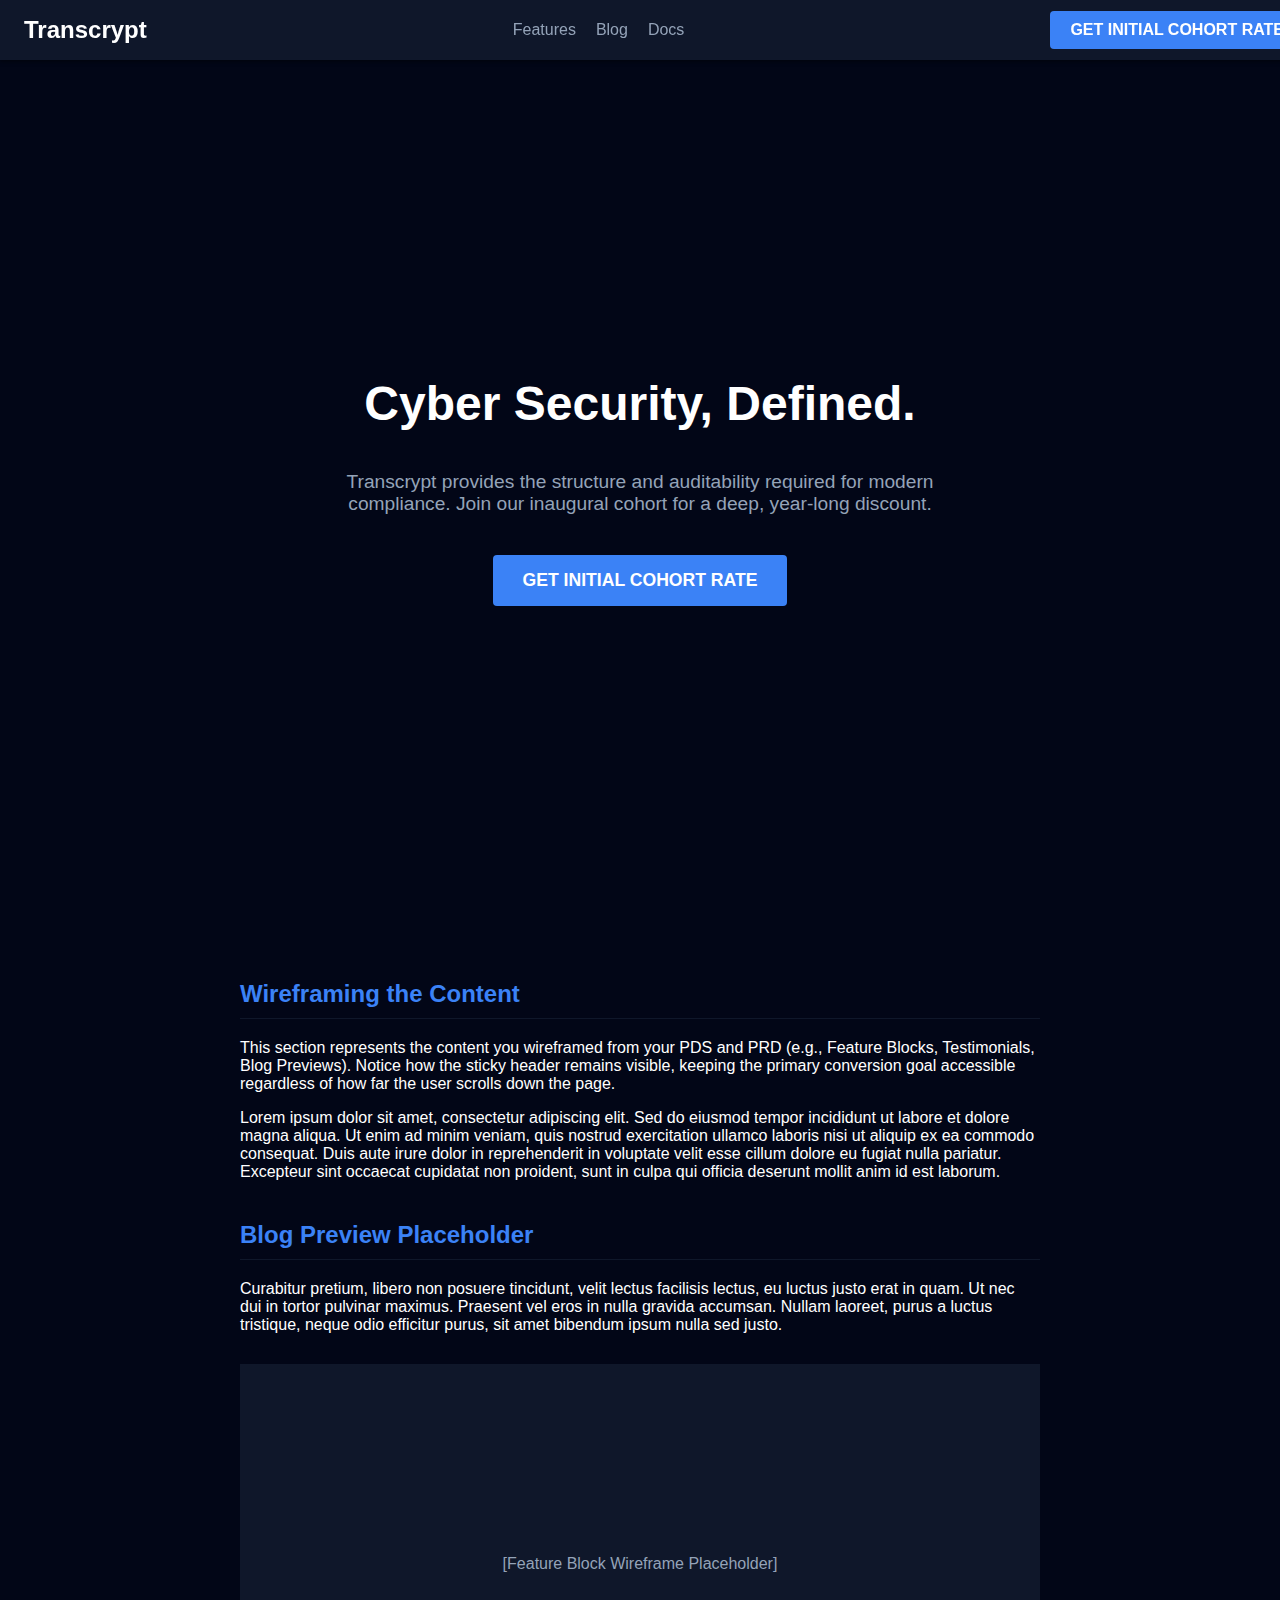
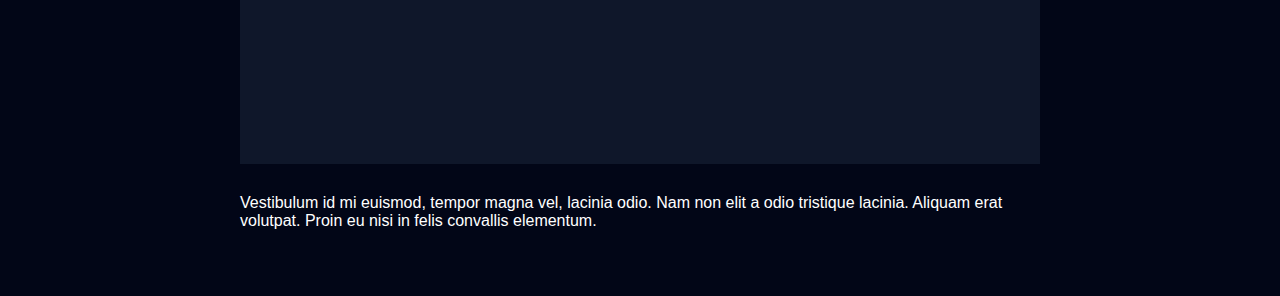
<file: docs/products/nav-grc/dual.html>
<!DOCTYPE html>
<html lang="en">
<head>
  <meta charset="UTF-8">
  <title>Transcrypt - Dual CTA Wireframe Demo</title>
  <meta name="viewport" content="width=device-width, initial-scale=1">
  <style>
    /* Transcrypt Brand Token Reference */
    :root {
      --brand-base-900: #020617; /* Deep Base */
      --brand-base-800: #0f172a; /* Base Variant */
      --accent-500: #3b82f6;     /* Cerulean Mid */
      --white: #ffffff;
      --text-secondary: #94a3b8; /* Light gray for body text */
    }

    /* Base Styling */
    body {
      margin: 0;
      padding-top: 60px; /* Space for the fixed header */
      font-family: sans-serif;
      background-color: var(--brand-base-900);
      color: var(--white);
    }

    /* Sticky Header (Secondary CTA Placement) */
    .header-sticky {
      position: fixed;
      top: 0;
      left: 0;
      width: 100%;
      height: 60px;
      background-color: var(--brand-base-800);
      display: flex;
      justify-content: space-between;
      align-items: center;
      padding: 0 24px;
      box-shadow: 0 2px 4px rgba(0, 0, 0, 0.4);
      z-index: 1000;
    }

    /* Main Navigation Placeholder */
    .nav-links {
      display: flex;
      gap: 20px;
      color: var(--text-secondary);
    }

    /* Primary CTA Button Style */
    .cta-button {
      background-color: var(--accent-500);
      color: var(--white);
      padding: 10px 20px;
      border: none;
      border-radius: 4px;
      font-weight: bold;
      text-transform: uppercase;
      cursor: pointer;
      text-decoration: none;
      transition: background-color 0.2s;
    }

    .cta-button:hover {
      background-color: var(--accent-700);
    }

    /* Hero Section (Primary CTA Placement) */
    .hero-section {
      text-align: center;
      padding: 100px 20px;
      height: 70vh; /* Make the hero section tall */
      display: flex;
      flex-direction: column;
      justify-content: center;
      align-items: center;
    }

    .hero-headline {
      font-size: 3rem;
      margin-bottom: 20px;
    }

    .hero-subtext {
      font-size: 1.2rem;
      color: var(--text-secondary);
      margin-bottom: 40px;
      max-width: 600px;
    }

    /* Placeholder Content to force scrolling */
    .content-block {
      padding: 50px 20px;
      max-width: 800px;
      margin: 0 auto;
      text-align: left;
    }

    .content-block h2 {
      color: var(--accent-500);
      border-bottom: 1px solid var(--brand-base-800);
      padding-bottom: 10px;
      margin-top: 40px;
    }
  </style>
</head>
<body>

  <div class="header-sticky">
    <div class="logo-placeholder" style="font-size: 1.5rem; font-weight: bold;">Transcrypt</div>
    <div class="nav-links">
      <span>Features</span>
      <span>Blog</span>
      <span>Docs</span>
    </div>
    <a href="#" class="cta-button">Get Initial Cohort Rate</a>
  </div>

  <div class="hero-section">
    <h1 class="hero-headline">Cyber Security, Defined.</h1>
    <p class="hero-subtext">Transcrypt provides the structure and auditability required for modern compliance. Join our inaugural cohort for a deep, year-long discount.</p>
    <a href="#" class="cta-button" style="padding: 15px 30px; font-size: 1.1rem;">Get Initial Cohort Rate</a>
  </div>

  <div class="content-block">
    <h2>Wireframing the Content</h2>
    <p>This section represents the content you wireframed from your PDS and PRD (e.g., Feature Blocks, Testimonials, Blog Previews). Notice how the sticky header remains visible, keeping the primary conversion goal accessible regardless of how far the user scrolls down the page.</p>

    <p>Lorem ipsum dolor sit amet, consectetur adipiscing elit. Sed do eiusmod tempor incididunt ut labore et dolore magna aliqua. Ut enim ad minim veniam, quis nostrud exercitation ullamco laboris nisi ut aliquip ex ea commodo consequat. Duis aute irure dolor in reprehenderit in voluptate velit esse cillum dolore eu fugiat nulla pariatur. Excepteur sint occaecat cupidatat non proident, sunt in culpa qui officia deserunt mollit anim id est laborum.</p>
    
    <h2>Blog Preview Placeholder</h2>
    <p>Curabitur pretium, libero non posuere tincidunt, velit lectus facilisis lectus, eu luctus justo erat in quam. Ut nec dui in tortor pulvinar maximus. Praesent vel eros in nulla gravida accumsan. Nullam laoreet, purus a luctus tristique, neque odio efficitur purus, sit amet bibendum ipsum nulla sed justo. </p>

    <div style="height: 400px; background-color: var(--brand-base-800); margin: 30px 0; display: flex; align-items: center; justify-content: center; color: var(--text-secondary);">
      [Feature Block Wireframe Placeholder]
    </div>

    <p>Vestibulum id mi euismod, tempor magna vel, lacinia odio. Nam non elit a odio tristique lacinia. Aliquam erat volutpat. Proin eu nisi in felis convallis elementum.</p>
  </div>

</body>
</html>
</file>
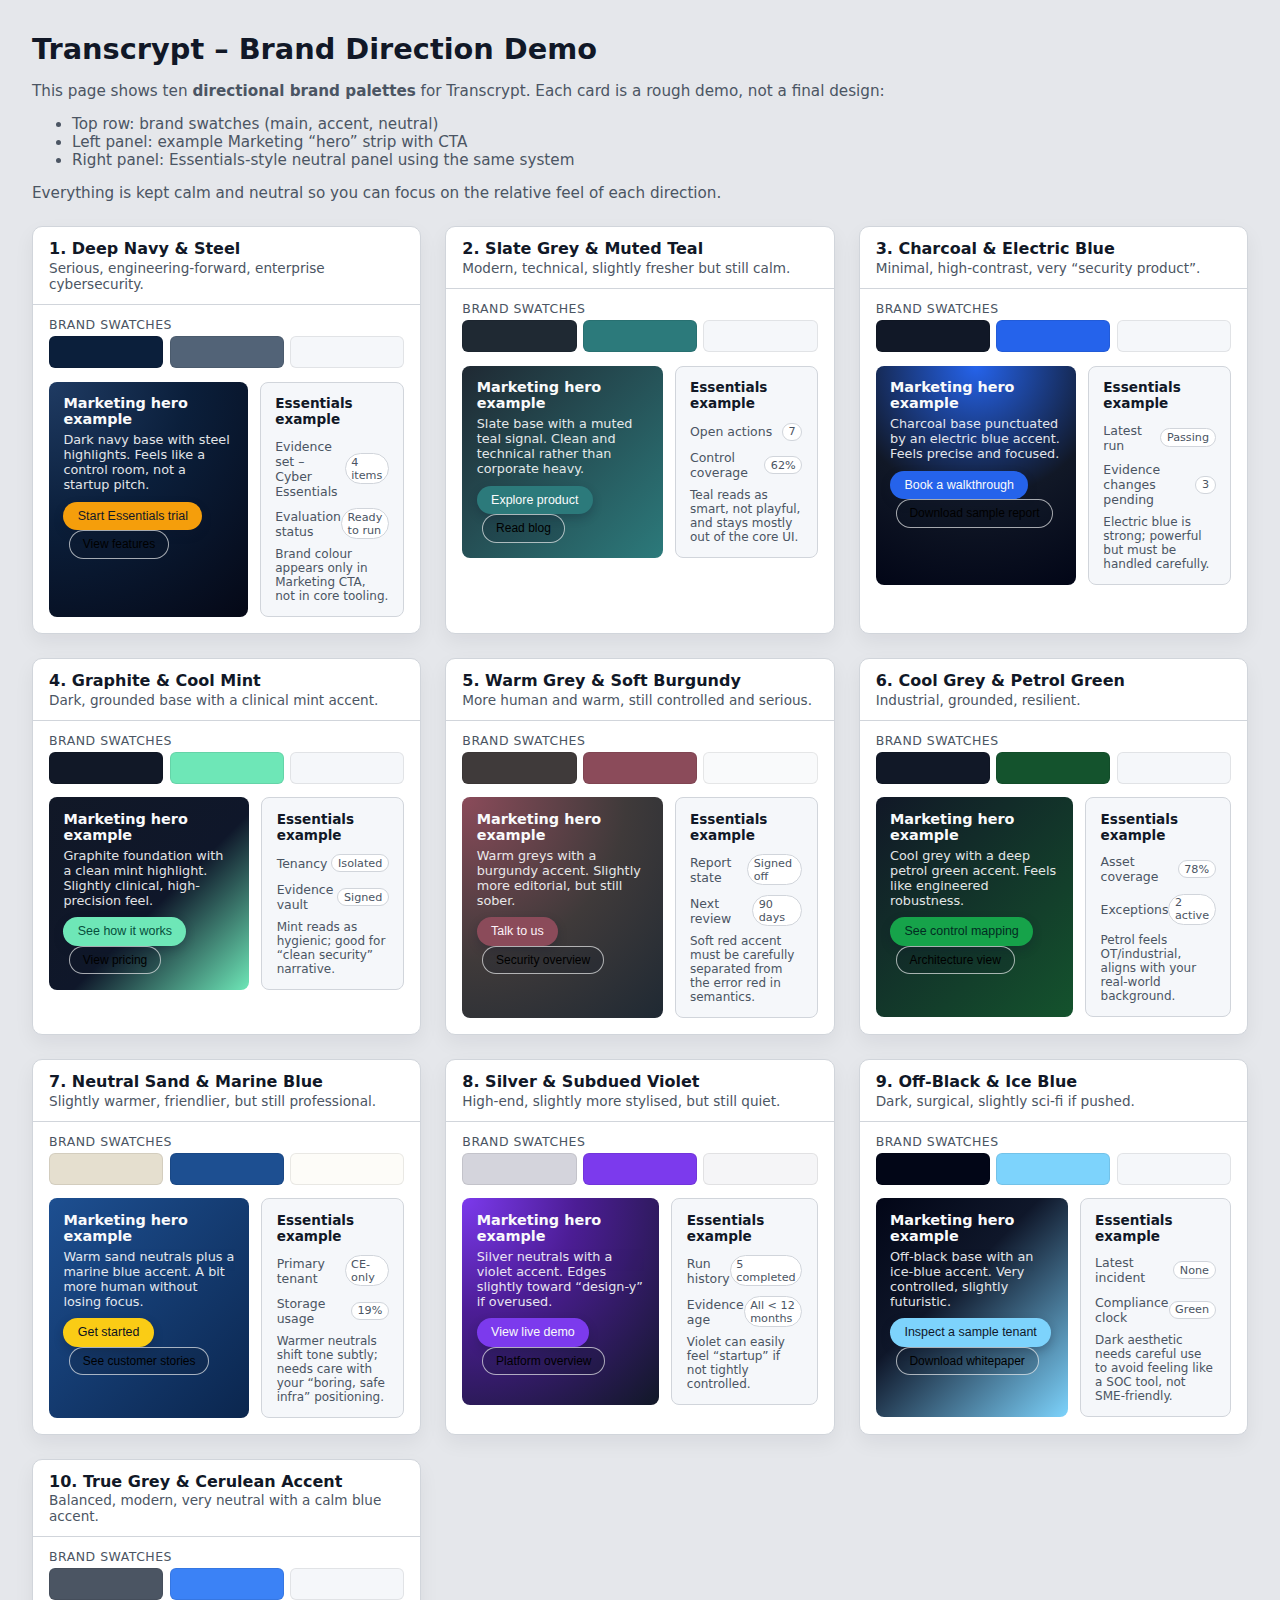
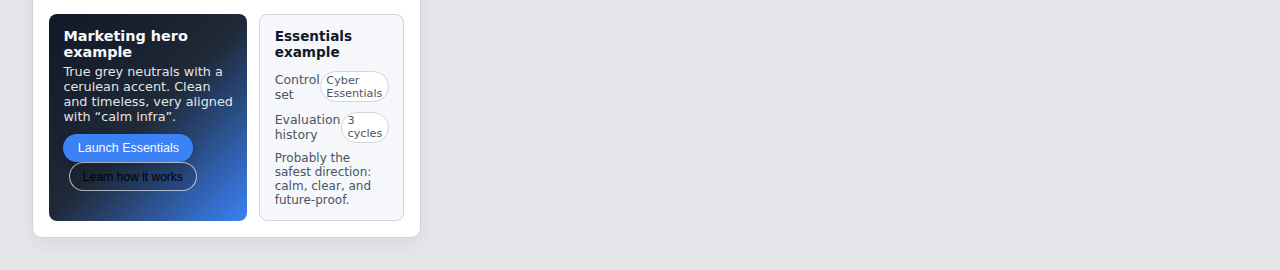
<file: docs/products/nav-grc/palette.html>
<!DOCTYPE html>
<html lang="en">
<head>
  <meta charset="UTF-8" />
  <title>Transcrypt – Brand Direction Demo</title>
  <style>
    :root {
      --neutral-bg: #f5f7fa;
      --neutral-surface: #ffffff;
      --neutral-border: #d1d5db;
      --neutral-text: #111827;
      --muted-text: #4b5563;
    }

    * {
      box-sizing: border-box;
    }

    body {
      margin: 0;
      padding: 2rem;
      font-family: system-ui, -apple-system, BlinkMacSystemFont, "Segoe UI", sans-serif;
      background: #e5e7eb;
      color: var(--neutral-text);
    }

    h1 {
      margin-top: 0;
      margin-bottom: 1rem;
      font-size: 1.8rem;
    }

    p {
      margin: 0.25rem 0;
    }

    .page-intro {
      max-width: 960px;
      margin-bottom: 1.5rem;
      font-size: 0.95rem;
      color: var(--muted-text);
    }

    .grid {
      display: grid;
      grid-template-columns: repeat(auto-fit, minmax(320px, 1fr));
      gap: 1.5rem;
    }

    .palette-card {
      background: var(--neutral-surface);
      border-radius: 10px;
      border: 1px solid var(--neutral-border);
      overflow: hidden;
      display: flex;
      flex-direction: column;
      box-shadow: 0 8px 20px rgba(15, 23, 42, 0.06);
    }

    .palette-header {
      padding: 0.75rem 1rem;
      border-bottom: 1px solid var(--neutral-border);
    }

    .palette-title {
      font-weight: 600;
      margin: 0 0 0.1rem 0;
    }

    .palette-subtitle {
      font-size: 0.85rem;
      color: var(--muted-text);
    }

    .palette-body {
      padding: 0.75rem 1rem 1rem 1rem;
      display: flex;
      flex-direction: column;
      gap: 0.75rem;
      font-size: 0.85rem;
    }

    .swatches {
      display: flex;
      gap: 0.4rem;
      margin-bottom: 0.1rem;
    }

    .swatch {
      flex: 1;
      height: 32px;
      border-radius: 6px;
      border: 1px solid rgba(0,0,0,0.08);
    }

    .label {
      font-size: 0.78rem;
      text-transform: uppercase;
      letter-spacing: 0.04em;
      color: var(--muted-text);
      margin-bottom: 0.25rem;
    }

    .demo-row {
      display: grid;
      grid-template-columns: 1.4fr 1fr;
      gap: 0.75rem;
    }

    .hero-demo {
      border-radius: 8px;
      padding: 0.85rem 0.9rem;
      color: #f9fafb;
    }

    .hero-title {
      font-size: 0.9rem;
      font-weight: 600;
      margin-bottom: 0.3rem;
    }

    .hero-text {
      font-size: 0.8rem;
      opacity: 0.9;
      margin-bottom: 0.6rem;
    }

    .hero-cta {
      display: inline-flex;
      align-items: center;
      justify-content: center;
      padding: 0.45rem 0.9rem;
      font-size: 0.78rem;
      border-radius: 999px;
      border: none;
      cursor: default;
      font-weight: 500;
      box-shadow: 0 4px 10px rgba(15, 23, 42, 0.25);
    }

    .hero-cta-secondary {
      display: inline-flex;
      align-items: center;
      justify-content: center;
      padding: 0.4rem 0.8rem;
      font-size: 0.75rem;
      border-radius: 999px;
      border: 1px solid rgba(249, 250, 251, 0.65);
      margin-left: 0.35rem;
      background: rgba(15, 23, 42, 0.2);
      cursor: default;
    }

    .essentials-demo {
      border-radius: 8px;
      padding: 0.8rem 0.9rem;
      background: var(--neutral-bg);
      border: 1px solid var(--neutral-border);
      color: var(--neutral-text);
    }

    .essentials-title {
      font-size: 0.85rem;
      font-weight: 600;
      margin-bottom: 0.4rem;
    }

    .essentials-item {
      display: flex;
      justify-content: space-between;
      align-items: center;
      padding: 0.3rem 0;
      font-size: 0.78rem;
      color: var(--muted-text);
    }

    .essentials-badge {
      padding: 0.1rem 0.35rem;
      border-radius: 999px;
      font-size: 0.7rem;
      border: 1px solid var(--neutral-border);
      background: #ffffff;
      color: var(--muted-text);
    }

    .tiny-note {
      font-size: 0.75rem;
      color: var(--muted-text);
      margin-top: 0.2rem;
    }

    /* Palette-specific colours */

    /* 1. Deep Navy & Steel */
    .palette-1 .swatch-brand-main { background: #0b1f3b; }
    .palette-1 .swatch-brand-accent { background: #526377; }
    .palette-1 .swatch-neutral { background: #f5f7fa; }
    .palette-1 .hero-demo {
      background: radial-gradient(circle at top left, #1f3b63 0, #0b1f3b 45%, #050816 100%);
    }
    .palette-1 .hero-cta {
      background: #f59e0b;
      color: #111827;
    }

    /* 2. Slate Grey & Muted Teal */
    .palette-2 .swatch-brand-main { background: #1f2933; }
    .palette-2 .swatch-brand-accent { background: #2c7a7b; }
    .palette-2 .swatch-neutral { background: #f5f7fa; }
    .palette-2 .hero-demo {
      background: linear-gradient(135deg, #1f2933, #2c7a7b);
    }
    .palette-2 .hero-cta {
      background: #2c7a7b;
      color: #f9fafb;
    }

    /* 3. Charcoal & Electric Blue */
    .palette-3 .swatch-brand-main { background: #111827; }
    .palette-3 .swatch-brand-accent { background: #2563eb; }
    .palette-3 .swatch-neutral { background: #f5f7fa; }
    .palette-3 .hero-demo {
      background: radial-gradient(circle at top, #2563eb 0, #111827 55%, #020617 100%);
    }
    .palette-3 .hero-cta {
      background: #2563eb;
      color: #f9fafb;
    }

    /* 4. Graphite & Cool Mint */
    .palette-4 .swatch-brand-main { background: #111827; }
    .palette-4 .swatch-brand-accent { background: #6ee7b7; }
    .palette-4 .swatch-neutral { background: #f5f7fa; }
    .palette-4 .hero-demo {
      background: linear-gradient(135deg, #111827, #0f172a 55%, #6ee7b7 100%);
    }
    .palette-4 .hero-cta {
      background: #6ee7b7;
      color: #064e3b;
    }

    /* 5. Warm Grey & Soft Burgundy */
    .palette-5 .swatch-brand-main { background: #3f3a3a; }
    .palette-5 .swatch-brand-accent { background: #8b4b5a; }
    .palette-5 .swatch-neutral { background: #f9fafb; }
    .palette-5 .hero-demo {
      background: radial-gradient(circle at top left, #8b4b5a 0, #3f3a3a 55%, #1f2933 100%);
    }
    .palette-5 .hero-cta {
      background: #8b4b5a;
      color: #fdf2f8;
    }

    /* 6. Cool Grey & Petrol Green */
    .palette-6 .swatch-brand-main { background: #111827; }
    .palette-6 .swatch-brand-accent { background: #14532d; }
    .palette-6 .swatch-neutral { background: #f5f7fa; }
    .palette-6 .hero-demo {
      background: linear-gradient(135deg, #111827, #14532d);
    }
    .palette-6 .hero-cta {
      background: #16a34a;
      color: #022c22;
    }

    /* 7. Neutral Sand & Marine Blue */
    .palette-7 .swatch-brand-main { background: #e5dfcf; }
    .palette-7 .swatch-brand-accent { background: #1d4f91; }
    .palette-7 .swatch-neutral { background: #fdfcf8; }
    .palette-7 .hero-demo {
      background: linear-gradient(135deg, #1d4f91, #0b264e);
    }
    .palette-7 .hero-cta {
      background: #facc15;
      color: #0b1120;
    }

    /* 8. Silver & Subdued Violet */
    .palette-8 .swatch-brand-main { background: #d4d4dc; }
    .palette-8 .swatch-brand-accent { background: #7c3aed; }
    .palette-8 .swatch-neutral { background: #f5f5f7; }
    .palette-8 .hero-demo {
      background: radial-gradient(circle at top left, #7c3aed 0, #4c1d95 40%, #111827 100%);
    }
    .palette-8 .hero-cta {
      background: #7c3aed;
      color: #f9fafb;
    }

    /* 9. Off-Black & Ice Blue */
    .palette-9 .swatch-brand-main { background: #020617; }
    .palette-9 .swatch-brand-accent { background: #7dd3fc; }
    .palette-9 .swatch-neutral { background: #f5f7fa; }
    .palette-9 .hero-demo {
      background: linear-gradient(135deg, #020617, #0f172a 40%, #7dd3fc 100%);
    }
    .palette-9 .hero-cta {
      background: #7dd3fc;
      color: #0f172a;
    }

    /* 10. True Grey & Cerulean Accent */
    .palette-10 .swatch-brand-main { background: #4b5563; }
    .palette-10 .swatch-brand-accent { background: #3b82f6; }
    .palette-10 .swatch-neutral { background: #f5f7fa; }
    .palette-10 .hero-demo {
      background: linear-gradient(135deg, #111827, #1f2937 50%, #3b82f6 100%);
    }
    .palette-10 .hero-cta {
      background: #3b82f6;
      color: #f9fafb;
    }
  </style>
</head>
<body>
  <h1>Transcrypt – Brand Direction Demo</h1>
  <div class="page-intro">
    <p>This page shows ten <strong>directional brand palettes</strong> for Transcrypt. Each card is a rough demo, not a final design:</p>
    <ul>
      <li>Top row: brand swatches (main, accent, neutral)</li>
      <li>Left panel: example Marketing “hero” strip with CTA</li>
      <li>Right panel: Essentials-style neutral panel using the same system</li>
    </ul>
    <p>Everything is kept calm and neutral so you can focus on the relative feel of each direction.</p>
  </div>

  <div class="grid">
    <!-- 1 -->
    <div class="palette-card palette-1">
      <div class="palette-header">
        <div class="palette-title">1. Deep Navy &amp; Steel</div>
        <div class="palette-subtitle">Serious, engineering-forward, enterprise cybersecurity.</div>
      </div>
      <div class="palette-body">
        <div>
          <div class="label">Brand swatches</div>
          <div class="swatches">
            <div class="swatch swatch-brand-main"></div>
            <div class="swatch swatch-brand-accent"></div>
            <div class="swatch swatch-neutral"></div>
          </div>
        </div>
        <div class="demo-row">
          <div class="hero-demo">
            <div class="hero-title">Marketing hero example</div>
            <div class="hero-text">Dark navy base with steel highlights. Feels like a control room, not a startup pitch.</div>
            <button class="hero-cta">Start Essentials trial</button>
            <button class="hero-cta-secondary">View features</button>
          </div>
          <div class="essentials-demo">
            <div class="essentials-title">Essentials example</div>
            <div class="essentials-item">
              <span>Evidence set – Cyber Essentials</span>
              <span class="essentials-badge">4 items</span>
            </div>
            <div class="essentials-item">
              <span>Evaluation status</span>
              <span class="essentials-badge">Ready to run</span>
            </div>
            <div class="tiny-note">Brand colour appears only in Marketing CTA, not in core tooling.</div>
          </div>
        </div>
      </div>
    </div>

    <!-- 2 -->
    <div class="palette-card palette-2">
      <div class="palette-header">
        <div class="palette-title">2. Slate Grey &amp; Muted Teal</div>
        <div class="palette-subtitle">Modern, technical, slightly fresher but still calm.</div>
      </div>
      <div class="palette-body">
        <div>
          <div class="label">Brand swatches</div>
          <div class="swatches">
            <div class="swatch swatch-brand-main"></div>
            <div class="swatch swatch-brand-accent"></div>
            <div class="swatch swatch-neutral"></div>
          </div>
        </div>
        <div class="demo-row">
          <div class="hero-demo">
            <div class="hero-title">Marketing hero example</div>
            <div class="hero-text">Slate base with a muted teal signal. Clean and technical rather than corporate heavy.</div>
            <button class="hero-cta">Explore product</button>
            <button class="hero-cta-secondary">Read blog</button>
          </div>
          <div class="essentials-demo">
            <div class="essentials-title">Essentials example</div>
            <div class="essentials-item">
              <span>Open actions</span>
              <span class="essentials-badge">7</span>
            </div>
            <div class="essentials-item">
              <span>Control coverage</span>
              <span class="essentials-badge">62%</span>
            </div>
            <div class="tiny-note">Teal reads as smart, not playful, and stays mostly out of the core UI.</div>
          </div>
        </div>
      </div>
    </div>

    <!-- 3 -->
    <div class="palette-card palette-3">
      <div class="palette-header">
        <div class="palette-title">3. Charcoal &amp; Electric Blue</div>
        <div class="palette-subtitle">Minimal, high-contrast, very “security product”.</div>
      </div>
      <div class="palette-body">
        <div>
          <div class="label">Brand swatches</div>
          <div class="swatches">
            <div class="swatch swatch-brand-main"></div>
            <div class="swatch swatch-brand-accent"></div>
            <div class="swatch swatch-neutral"></div>
          </div>
        </div>
        <div class="demo-row">
          <div class="hero-demo">
            <div class="hero-title">Marketing hero example</div>
            <div class="hero-text">Charcoal base punctuated by an electric blue accent. Feels precise and focused.</div>
            <button class="hero-cta">Book a walkthrough</button>
            <button class="hero-cta-secondary">Download sample report</button>
          </div>
          <div class="essentials-demo">
            <div class="essentials-title">Essentials example</div>
            <div class="essentials-item">
              <span>Latest run</span>
              <span class="essentials-badge">Passing</span>
            </div>
            <div class="essentials-item">
              <span>Evidence changes pending</span>
              <span class="essentials-badge">3</span>
            </div>
            <div class="tiny-note">Electric blue is strong; powerful but must be handled carefully.</div>
          </div>
        </div>
      </div>
    </div>

    <!-- 4 -->
    <div class="palette-card palette-4">
      <div class="palette-header">
        <div class="palette-title">4. Graphite &amp; Cool Mint</div>
        <div class="palette-subtitle">Dark, grounded base with a clinical mint accent.</div>
      </div>
      <div class="palette-body">
        <div>
          <div class="label">Brand swatches</div>
          <div class="swatches">
            <div class="swatch swatch-brand-main"></div>
            <div class="swatch swatch-brand-accent"></div>
            <div class="swatch swatch-neutral"></div>
          </div>
        </div>
        <div class="demo-row">
          <div class="hero-demo">
            <div class="hero-title">Marketing hero example</div>
            <div class="hero-text">Graphite foundation with a clean mint highlight. Slightly clinical, high-precision feel.</div>
            <button class="hero-cta">See how it works</button>
            <button class="hero-cta-secondary">View pricing</button>
          </div>
          <div class="essentials-demo">
            <div class="essentials-title">Essentials example</div>
            <div class="essentials-item">
              <span>Tenancy</span>
              <span class="essentials-badge">Isolated</span>
            </div>
            <div class="essentials-item">
              <span>Evidence vault</span>
              <span class="essentials-badge">Signed</span>
            </div>
            <div class="tiny-note">Mint reads as hygienic; good for “clean security” narrative.</div>
          </div>
        </div>
      </div>
    </div>

    <!-- 5 -->
    <div class="palette-card palette-5">
      <div class="palette-header">
        <div class="palette-title">5. Warm Grey &amp; Soft Burgundy</div>
        <div class="palette-subtitle">More human and warm, still controlled and serious.</div>
      </div>
      <div class="palette-body">
        <div>
          <div class="label">Brand swatches</div>
          <div class="swatches">
            <div class="swatch swatch-brand-main"></div>
            <div class="swatch swatch-brand-accent"></div>
            <div class="swatch swatch-neutral"></div>
          </div>
        </div>
        <div class="demo-row">
          <div class="hero-demo">
            <div class="hero-title">Marketing hero example</div>
            <div class="hero-text">Warm greys with a burgundy accent. Slightly more editorial, but still sober.</div>
            <button class="hero-cta">Talk to us</button>
            <button class="hero-cta-secondary">Security overview</button>
          </div>
          <div class="essentials-demo">
            <div class="essentials-title">Essentials example</div>
            <div class="essentials-item">
              <span>Report state</span>
              <span class="essentials-badge">Signed off</span>
            </div>
            <div class="essentials-item">
              <span>Next review</span>
              <span class="essentials-badge">90 days</span>
            </div>
            <div class="tiny-note">Soft red accent must be carefully separated from the error red in semantics.</div>
          </div>
        </div>
      </div>
    </div>

    <!-- 6 -->
    <div class="palette-card palette-6">
      <div class="palette-header">
        <div class="palette-title">6. Cool Grey &amp; Petrol Green</div>
        <div class="palette-subtitle">Industrial, grounded, resilient.</div>
      </div>
      <div class="palette-body">
        <div>
          <div class="label">Brand swatches</div>
          <div class="swatches">
            <div class="swatch swatch-brand-main"></div>
            <div class="swatch swatch-brand-accent"></div>
            <div class="swatch swatch-neutral"></div>
          </div>
        </div>
        <div class="demo-row">
          <div class="hero-demo">
            <div class="hero-title">Marketing hero example</div>
            <div class="hero-text">Cool grey with a deep petrol green accent. Feels like engineered robustness.</div>
            <button class="hero-cta">See control mapping</button>
            <button class="hero-cta-secondary">Architecture view</button>
          </div>
          <div class="essentials-demo">
            <div class="essentials-title">Essentials example</div>
            <div class="essentials-item">
              <span>Asset coverage</span>
              <span class="essentials-badge">78%</span>
            </div>
            <div class="essentials-item">
              <span>Exceptions</span>
              <span class="essentials-badge">2 active</span>
            </div>
            <div class="tiny-note">Petrol feels OT/industrial, aligns with your real-world background.</div>
          </div>
        </div>
      </div>
    </div>

    <!-- 7 -->
    <div class="palette-card palette-7">
      <div class="palette-header">
        <div class="palette-title">7. Neutral Sand &amp; Marine Blue</div>
        <div class="palette-subtitle">Slightly warmer, friendlier, but still professional.</div>
      </div>
      <div class="palette-body">
        <div>
          <div class="label">Brand swatches</div>
          <div class="swatches">
            <div class="swatch swatch-brand-main"></div>
            <div class="swatch swatch-brand-accent"></div>
            <div class="swatch swatch-neutral"></div>
          </div>
        </div>
        <div class="demo-row">
          <div class="hero-demo">
            <div class="hero-title">Marketing hero example</div>
            <div class="hero-text">Warm sand neutrals plus a marine blue accent. A bit more human without losing focus.</div>
            <button class="hero-cta">Get started</button>
            <button class="hero-cta-secondary">See customer stories</button>
          </div>
          <div class="essentials-demo">
            <div class="essentials-title">Essentials example</div>
            <div class="essentials-item">
              <span>Primary tenant</span>
              <span class="essentials-badge">CE-only</span>
            </div>
            <div class="essentials-item">
              <span>Storage usage</span>
              <span class="essentials-badge">19%</span>
            </div>
            <div class="tiny-note">Warmer neutrals shift tone subtly; needs care with your “boring, safe infra” positioning.</div>
          </div>
        </div>
      </div>
    </div>

    <!-- 8 -->
    <div class="palette-card palette-8">
      <div class="palette-header">
        <div class="palette-title">8. Silver &amp; Subdued Violet</div>
        <div class="palette-subtitle">High-end, slightly more stylised, but still quiet.</div>
      </div>
      <div class="palette-body">
        <div>
          <div class="label">Brand swatches</div>
          <div class="swatches">
            <div class="swatch swatch-brand-main"></div>
            <div class="swatch swatch-brand-accent"></div>
            <div class="swatch swatch-neutral"></div>
          </div>
        </div>
        <div class="demo-row">
          <div class="hero-demo">
            <div class="hero-title">Marketing hero example</div>
            <div class="hero-text">Silver neutrals with a violet accent. Edges slightly toward “design-y” if overused.</div>
            <button class="hero-cta">View live demo</button>
            <button class="hero-cta-secondary">Platform overview</button>
          </div>
          <div class="essentials-demo">
            <div class="essentials-title">Essentials example</div>
            <div class="essentials-item">
              <span>Run history</span>
              <span class="essentials-badge">5 completed</span>
            </div>
            <div class="essentials-item">
              <span>Evidence age</span>
              <span class="essentials-badge">All &lt; 12 months</span>
            </div>
            <div class="tiny-note">Violet can easily feel “startup” if not tightly controlled.</div>
          </div>
        </div>
      </div>
    </div>

    <!-- 9 -->
    <div class="palette-card palette-9">
      <div class="palette-header">
        <div class="palette-title">9. Off-Black &amp; Ice Blue</div>
        <div class="palette-subtitle">Dark, surgical, slightly sci-fi if pushed.</div>
      </div>
      <div class="palette-body">
        <div>
          <div class="label">Brand swatches</div>
          <div class="swatches">
            <div class="swatch swatch-brand-main"></div>
            <div class="swatch swatch-brand-accent"></div>
            <div class="swatch swatch-neutral"></div>
          </div>
        </div>
        <div class="demo-row">
          <div class="hero-demo">
            <div class="hero-title">Marketing hero example</div>
            <div class="hero-text">Off-black base with an ice-blue accent. Very controlled, slightly futuristic.</div>
            <button class="hero-cta">Inspect a sample tenant</button>
            <button class="hero-cta-secondary">Download whitepaper</button>
          </div>
          <div class="essentials-demo">
            <div class="essentials-title">Essentials example</div>
            <div class="essentials-item">
              <span>Latest incident</span>
              <span class="essentials-badge">None</span>
            </div>
            <div class="essentials-item">
              <span>Compliance clock</span>
              <span class="essentials-badge">Green</span>
            </div>
            <div class="tiny-note">Dark aesthetic needs careful use to avoid feeling like a SOC tool, not SME-friendly.</div>
          </div>
        </div>
      </div>
    </div>

    <!-- 10 -->
    <div class="palette-card palette-10">
      <div class="palette-header">
        <div class="palette-title">10. True Grey &amp; Cerulean Accent</div>
        <div class="palette-subtitle">Balanced, modern, very neutral with a calm blue accent.</div>
      </div>
      <div class="palette-body">
        <div>
          <div class="label">Brand swatches</div>
          <div class="swatches">
            <div class="swatch swatch-brand-main"></div>
            <div class="swatch swatch-brand-accent"></div>
            <div class="swatch swatch-neutral"></div>
          </div>
        </div>
        <div class="demo-row">
          <div class="hero-demo">
            <div class="hero-title">Marketing hero example</div>
            <div class="hero-text">True grey neutrals with a cerulean accent. Clean and timeless, very aligned with “calm infra”.</div>
            <button class="hero-cta">Launch Essentials</button>
            <button class="hero-cta-secondary">Learn how it works</button>
          </div>
          <div class="essentials-demo">
            <div class="essentials-title">Essentials example</div>
            <div class="essentials-item">
              <span>Control set</span>
              <span class="essentials-badge">Cyber Essentials</span>
            </div>
            <div class="essentials-item">
              <span>Evaluation history</span>
              <span class="essentials-badge">3 cycles</span>
            </div>
            <div class="tiny-note">Probably the safest direction: calm, clear, and future-proof.</div>
          </div>
        </div>
      </div>
    </div>

  </div>
</body>
</html>
</file>
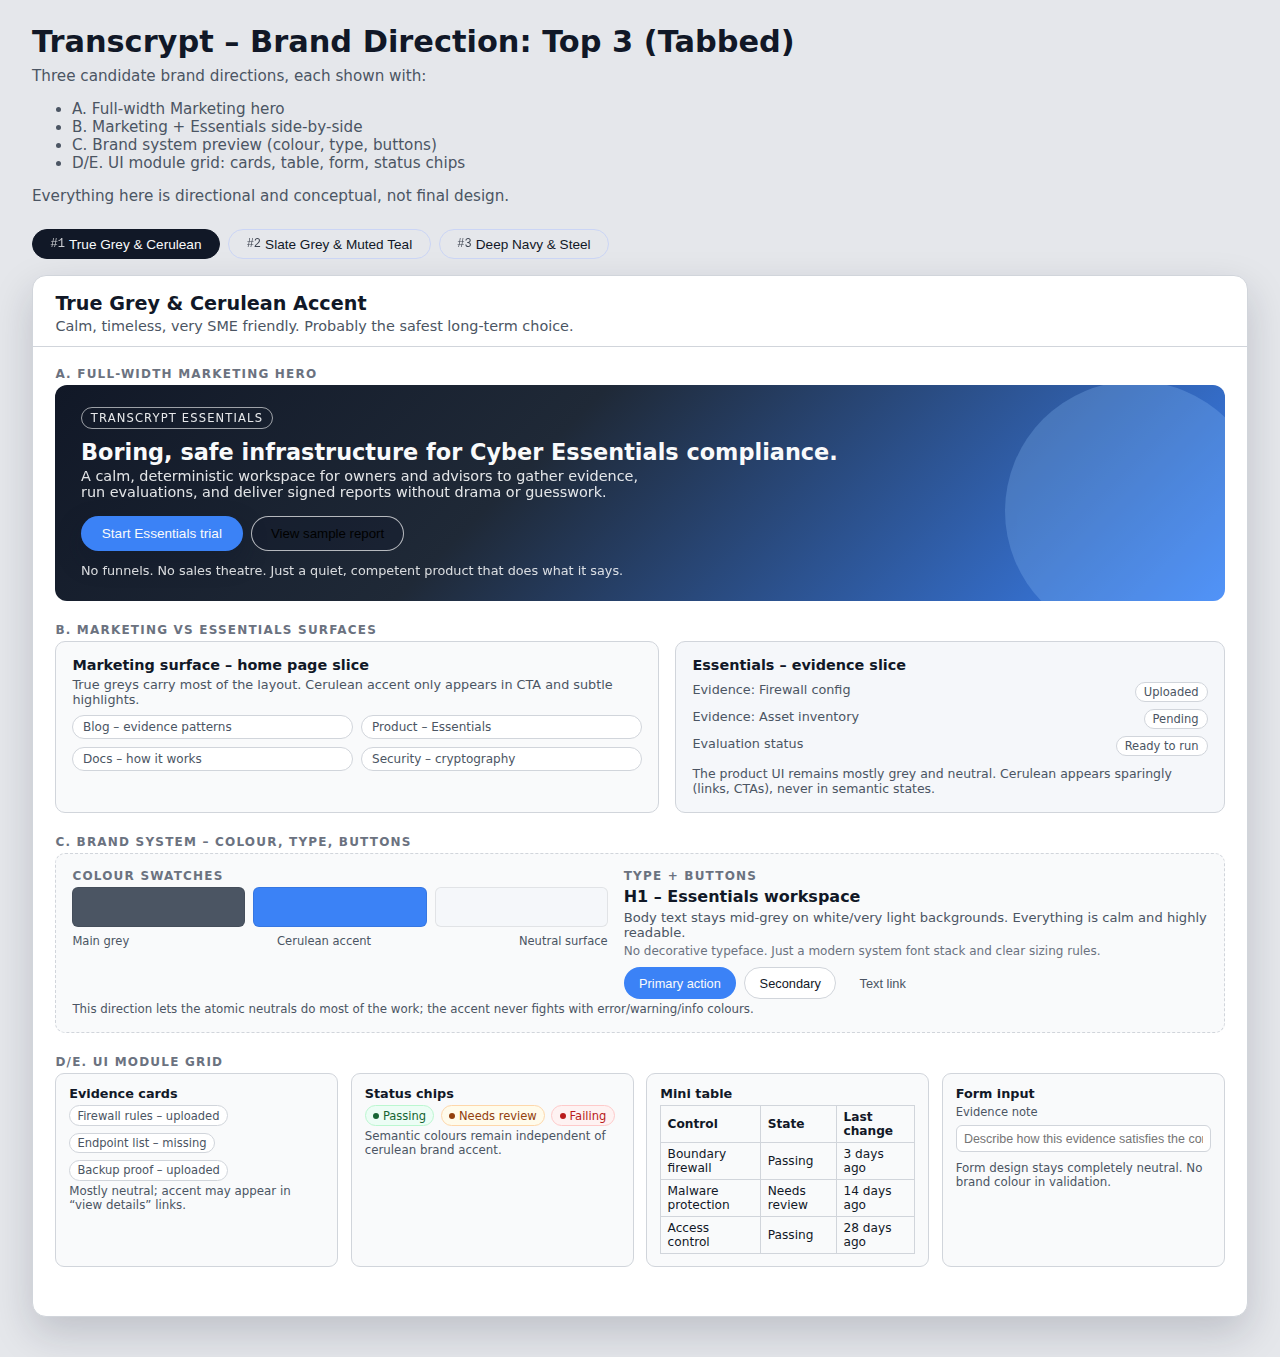
<file: docs/products/nav-grc/palette3.html>
<!DOCTYPE html>
<html lang="en">
<head>
  <meta charset="UTF-8" />
  <title>Transcrypt – Top 3 Brand Directions (Tabbed)</title>
  <style>
    :root {
      --neutral-bg: #f5f7fa;
      --neutral-surface: #ffffff;
      --neutral-border: #d1d5db;
      --neutral-text: #111827;
      --muted-text: #4b5563;
      --success: #16a34a;
      --warning: #f59e0b;
      --error: #dc2626;
      --info: #2563eb;
    }

    * {
      box-sizing: border-box;
    }

    body {
      margin: 0;
      padding: 1.5rem 2rem 2.5rem;
      font-family: system-ui, -apple-system, BlinkMacSystemFont, "Segoe UI", sans-serif;
      background: #e5e7eb;
      color: var(--neutral-text);
    }

    h1 {
      margin: 0 0 0.5rem;
      font-size: 1.9rem;
    }

    .intro {
      max-width: 960px;
      font-size: 0.95rem;
      color: var(--muted-text);
      margin-bottom: 1.5rem;
    }

    .intro p {
      margin: 0.25rem 0;
    }

    .tabs {
      display: flex;
      gap: 0.5rem;
      margin-bottom: 1rem;
      flex-wrap: wrap;
    }

    .tab-button {
      border-radius: 999px;
      border: 1px solid #cbd5f5;
      background: #e5e7eb;
      padding: 0.4rem 1.1rem;
      font-size: 0.85rem;
      cursor: pointer;
      display: inline-flex;
      align-items: center;
      gap: 0.25rem;
      color: #111827;
    }

    .tab-button span.code {
      font-size: 0.75rem;
      font-family: "SF Mono", ui-monospace, Menlo, Monaco, Consolas, "Liberation Mono", "Courier New", monospace;
      opacity: 0.8;
    }

    .tab-button.active {
      background: #111827;
      color: #f9fafb;
      border-color: #111827;
    }

    .tab-content {
      display: none;
      border-radius: 14px;
      border: 1px solid var(--neutral-border);
      background: var(--neutral-surface);
      box-shadow: 0 16px 40px rgba(15, 23, 42, 0.18);
      padding-bottom: 1.5rem;
      overflow: hidden;
    }

    .tab-content.active {
      display: block;
    }

    .tab-header {
      padding: 1rem 1.4rem 0.75rem;
      border-bottom: 1px solid var(--neutral-border);
    }

    .tab-title {
      font-size: 1.2rem;
      font-weight: 600;
      margin-bottom: 0.2rem;
    }

    .tab-subtitle {
      font-size: 0.9rem;
      color: var(--muted-text);
    }

    .tab-inner {
      padding: 1.2rem 1.4rem 1.6rem;
      display: flex;
      flex-direction: column;
      gap: 1.4rem;
    }

    .section-label {
      font-size: 0.75rem;
      text-transform: uppercase;
      letter-spacing: 0.1em;
      color: #6b7280;
      font-weight: 600;
      margin-bottom: 0.25rem;
    }

    .layout-two {
      display: grid;
      gap: 1rem;
    }

    @media (min-width: 960px) {
      .layout-two {
        grid-template-columns: 1.4fr 1fr;
      }
    }

    /* Hero (A) – big strip */
    .hero-full {
      border-radius: 12px;
      padding: 1.4rem 1.6rem;
      color: #f9fafb;
      position: relative;
      overflow: hidden;
    }

    .hero-tag {
      display: inline-flex;
      padding: 0.2rem 0.55rem;
      border-radius: 999px;
      border: 1px solid rgba(249,250,251,0.65);
      font-size: 0.72rem;
      text-transform: uppercase;
      letter-spacing: 0.1em;
      margin-bottom: 0.6rem;
      opacity: 0.92;
    }

    .hero-heading {
      font-size: 1.4rem;
      font-weight: 600;
      margin-bottom: 0.2rem;
    }

    .hero-sub {
      font-size: 0.9rem;
      max-width: 36rem;
      opacity: 0.9;
      margin-bottom: 1rem;
    }

    .hero-ctas {
      display: flex;
      flex-wrap: wrap;
      gap: 0.5rem;
      margin-bottom: 0.8rem;
    }

    .hero-cta {
      padding: 0.6rem 1.3rem;
      border-radius: 999px;
      border: none;
      font-size: 0.85rem;
      font-weight: 500;
      cursor: default;
      display: inline-flex;
      align-items: center;
      gap: 0.35rem;
      box-shadow: 0 10px 25px rgba(15,23,42,0.35);
    }

    .hero-cta-secondary {
      padding: 0.55rem 1.2rem;
      border-radius: 999px;
      border: 1px solid rgba(249,250,251,0.7);
      background: rgba(15,23,42,0.30);
      font-size: 0.83rem;
      cursor: default;
    }

    .hero-meta {
      font-size: 0.8rem;
      opacity: 0.85;
    }

    .hero-accent-pill {
      position: absolute;
      right: -40px;
      bottom: -40px;
      width: 260px;
      height: 260px;
      border-radius: 999px;
      opacity: 0.25;
      filter: blur(0px);
    }

    /* Brand system block */
    .brand-system {
      border-radius: 10px;
      border: 1px dashed var(--neutral-border);
      padding: 0.9rem 1rem 1rem;
      background: #f9fafb;
    }

    .brand-system-row {
      display: grid;
      grid-template-columns: 1.1fr 1.2fr;
      gap: 1rem;
    }

    @media (max-width: 800px) {
      .brand-system-row {
        grid-template-columns: 1fr;
      }
    }

    .swatches {
      display: flex;
      gap: 0.5rem;
      margin-bottom: 0.45rem;
    }

    .swatch {
      flex: 1;
      height: 40px;
      border-radius: 6px;
      border: 1px solid rgba(0,0,0,0.08);
    }

    .swatch-label-row {
      display: flex;
      justify-content: space-between;
      font-size: 0.72rem;
      color: var(--muted-text);
    }

    .type-sample {
      font-size: 0.8rem;
    }

    .type-heading {
      font-size: 1rem;
      font-weight: 600;
      margin-bottom: 0.25rem;
    }

    .type-body {
      font-size: 0.82rem;
      color: var(--muted-text);
      margin-bottom: 0.25rem;
    }

    .type-meta {
      font-size: 0.75rem;
      color: #6b7280;
    }

    .button-row {
      display: flex;
      flex-wrap: wrap;
      gap: 0.5rem;
      margin-top: 0.6rem;
    }

    .btn-sample {
      padding: 0.45rem 0.9rem;
      border-radius: 999px;
      font-size: 0.8rem;
      cursor: default;
      border: 1px solid transparent;
    }

    .btn-outline {
      background: #ffffff;
      border-color: var(--neutral-border);
      color: var(--neutral-text);
    }

    .btn-ghost {
      background: transparent;
      border-color: transparent;
      color: var(--muted-text);
    }

    /* Marketing + Essentials layout (B) */
    .marketing-essentials {
      display: grid;
      grid-template-columns: 1.1fr 1fr;
      gap: 1rem;
    }

    @media (max-width: 900px) {
      .marketing-essentials {
        grid-template-columns: 1fr;
      }
    }

    .marketing-card {
      border-radius: 10px;
      border: 1px solid var(--neutral-border);
      background: #f9fafb;
      padding: 0.9rem 1rem 1rem;
    }

    .marketing-title {
      font-size: 0.9rem;
      font-weight: 600;
      margin-bottom: 0.3rem;
    }

    .marketing-copy {
      font-size: 0.8rem;
      color: var(--muted-text);
      margin-bottom: 0.4rem;
    }

    .marketing-row {
      display: grid;
      grid-template-columns: repeat(2, minmax(0, 1fr));
      gap: 0.5rem;
      margin-top: 0.5rem;
    }

    .marketing-pill {
      font-size: 0.75rem;
      border-radius: 999px;
      border: 1px solid var(--neutral-border);
      padding: 0.25rem 0.6rem;
      background: #ffffff;
      color: var(--muted-text);
    }

    .essentials-card {
      border-radius: 10px;
      border: 1px solid var(--neutral-border);
      background: var(--neutral-bg);
      padding: 0.9rem 1rem 1rem;
    }

    .essentials-title {
      font-size: 0.9rem;
      font-weight: 600;
      margin-bottom: 0.35rem;
    }

    .essentials-item {
      display: flex;
      justify-content: space-between;
      font-size: 0.8rem;
      padding: 0.23rem 0;
      color: var(--muted-text);
    }

    .badge {
      padding: 0.12rem 0.5rem;
      border-radius: 999px;
      font-size: 0.72rem;
      background: #ffffff;
      border: 1px solid var(--neutral-border);
    }

    .tone-note {
      font-size: 0.78rem;
      color: var(--muted-text);
      margin-top: 0.4rem;
    }

    /* UI module grid (D/E) */
    .module-grid {
      display: grid;
      grid-template-columns: repeat(auto-fit, minmax(210px, 1fr));
      gap: 0.8rem;
    }

    .module-card {
      border-radius: 9px;
      border: 1px solid var(--neutral-border);
      background: #f9fafb;
      padding: 0.7rem 0.8rem;
      font-size: 0.78rem;
    }

    .module-title {
      font-size: 0.8rem;
      font-weight: 600;
      margin-bottom: 0.3rem;
    }

    .pill-row {
      display: flex;
      flex-wrap: wrap;
      gap: 0.4rem;
      margin-top: 0.3rem;
    }

    .small-pill {
      padding: 0.15rem 0.45rem;
      border-radius: 999px;
      border: 1px solid var(--neutral-border);
      font-size: 0.72rem;
      background: #fff;
      color: var(--muted-text);
    }

    .table-demo {
      width: 100%;
      border-collapse: collapse;
      font-size: 0.76rem;
      margin-top: 0.25rem;
    }

    .table-demo th,
    .table-demo td {
      border: 1px solid var(--neutral-border);
      padding: 0.25rem 0.4rem;
      text-align: left;
    }

    .input-row {
      display: flex;
      flex-direction: column;
      gap: 0.35rem;
      margin-top: 0.3rem;
    }

    .label-small {
      font-size: 0.72rem;
      color: var(--muted-text);
    }

    .input-demo {
      border-radius: 6px;
      border: 1px solid var(--neutral-border);
      padding: 0.35rem 0.45rem;
      font-size: 0.78rem;
      background: #ffffff;
    }

    .chip-status {
      display: inline-flex;
      align-items: center;
      gap: 0.25rem;
      padding: 0.15rem 0.45rem;
      border-radius: 999px;
      font-size: 0.72rem;
      background: #ecfdf5;
      border: 1px solid #bbf7d0;
      color: #166534;
    }

    .chip-status.warn {
      background: #fffbeb;
      border-color: #fed7aa;
      color: #92400e;
    }

    .chip-status.err {
      background: #fef2f2;
      border-color: #fecaca;
      color: #b91c1c;
    }

    .chip-dot {
      width: 6px;
      height: 6px;
      border-radius: 999px;
      background: currentColor;
    }

    .sub-note {
      font-size: 0.74rem;
      color: var(--muted-text);
      margin-top: 0.2rem;
    }

    /* PALETTE 1 – True Grey & Cerulean */
    .p1-hero {
      background: linear-gradient(135deg, #111827 0%, #1f2937 40%, #3b82f6 100%);
    }
    .p1-cta-primary {
      background: #3b82f6;
      color: #f9fafb;
    }
    .p1-accent-pill {
      background: #93c5fd;
    }
    .p1-main-swatch { background: #4b5563; }
    .p1-accent-swatch { background: #3b82f6; }
    .p1-neutral-swatch { background: #f5f7fa; }

    /* PALETTE 2 – Slate & Muted Teal */
    .p2-hero {
      background: linear-gradient(135deg, #1f2933 0%, #2c7a7b 100%);
    }
    .p2-cta-primary {
      background: #2c7a7b;
      color: #f9fafb;
    }
    .p2-accent-pill {
      background: #81e6d9;
    }
    .p2-main-swatch { background: #1f2933; }
    .p2-accent-swatch { background: #2c7a7b; }
    .p2-neutral-swatch { background: #f5f7fa; }

    /* PALETTE 3 – Deep Navy & Steel */
    .p3-hero {
      background: radial-gradient(circle at top left, #526377 0%, #0b1f3b 55%, #020617 100%);
    }
    .p3-cta-primary {
      background: #f59e0b;
      color: #111827;
    }
    .p3-accent-pill {
      background: #64748b;
    }
    .p3-main-swatch { background: #0b1f3b; }
    .p3-accent-swatch { background: #526377; }
    .p3-neutral-swatch { background: #f5f7fa; }

  </style>
</head>
<body>
  <h1>Transcrypt – Brand Direction: Top 3 (Tabbed)</h1>
  <div class="intro">
    <p>Three candidate brand directions, each shown with:</p>
    <ul>
      <li>A. Full-width Marketing hero</li>
      <li>B. Marketing + Essentials side-by-side</li>
      <li>C. Brand system preview (colour, type, buttons)</li>
      <li>D/E. UI module grid: cards, table, form, status chips</li>
    </ul>
    <p>Everything here is directional and conceptual, not final design.</p>
  </div>

  <div class="tabs">
    <button class="tab-button active" data-tab="tab1">
      <span class="code">#1</span> True Grey &amp; Cerulean
    </button>
    <button class="tab-button" data-tab="tab2">
      <span class="code">#2</span> Slate Grey &amp; Muted Teal
    </button>
    <button class="tab-button" data-tab="tab3">
      <span class="code">#3</span> Deep Navy &amp; Steel
    </button>
  </div>

  <!-- TAB 1 -->
  <div id="tab1" class="tab-content active">
    <div class="tab-header">
      <div class="tab-title">True Grey &amp; Cerulean Accent</div>
      <div class="tab-subtitle">Calm, timeless, very SME friendly. Probably the safest long-term choice.</div>
    </div>
    <div class="tab-inner">

      <!-- A. Full hero -->
      <div>
        <div class="section-label">A. Full-width marketing hero</div>
        <div class="hero-full p1-hero">
          <div class="hero-tag">Transcrypt Essentials</div>
          <div class="hero-heading">Boring, safe infrastructure for Cyber Essentials compliance.</div>
          <div class="hero-sub">
            A calm, deterministic workspace for owners and advisors to gather evidence, run evaluations, and deliver signed reports
            without drama or guesswork.
          </div>
          <div class="hero-ctas">
            <button class="hero-cta p1-cta-primary">Start Essentials trial</button>
            <button class="hero-cta-secondary">View sample report</button>
          </div>
          <div class="hero-meta">
            No funnels. No sales theatre. Just a quiet, competent product that does what it says.
          </div>
          <div class="hero-accent-pill p1-accent-pill"></div>
        </div>
      </div>

      <!-- B. Marketing + Essentials side-by-side -->
      <div>
        <div class="section-label">B. Marketing vs Essentials surfaces</div>
        <div class="marketing-essentials">
          <div class="marketing-card">
            <div class="marketing-title">Marketing surface – home page slice</div>
            <div class="marketing-copy">
              True greys carry most of the layout. Cerulean accent only appears in CTA and subtle highlights.
            </div>
            <div class="marketing-row">
              <div class="marketing-pill">Blog – evidence patterns</div>
              <div class="marketing-pill">Product – Essentials</div>
              <div class="marketing-pill">Docs – how it works</div>
              <div class="marketing-pill">Security – cryptography</div>
            </div>
          </div>
          <div class="essentials-card">
            <div class="essentials-title">Essentials – evidence slice</div>
            <div class="essentials-item">
              <span>Evidence: Firewall config</span>
              <span class="badge">Uploaded</span>
            </div>
            <div class="essentials-item">
              <span>Evidence: Asset inventory</span>
              <span class="badge">Pending</span>
            </div>
            <div class="essentials-item">
              <span>Evaluation status</span>
              <span class="badge">Ready to run</span>
            </div>
            <div class="tone-note">
              The product UI remains mostly grey and neutral. Cerulean appears sparingly (links, CTAs), never in semantic states.
            </div>
          </div>
        </div>
      </div>

      <!-- C. Brand system -->
      <div>
        <div class="section-label">C. Brand system – colour, type, buttons</div>
        <div class="brand-system">
          <div class="brand-system-row">
            <div>
              <div class="section-label">Colour swatches</div>
              <div class="swatches">
                <div class="swatch p1-main-swatch"></div>
                <div class="swatch p1-accent-swatch"></div>
                <div class="swatch p1-neutral-swatch"></div>
              </div>
              <div class="swatch-label-row">
                <span>Main grey</span>
                <span>Cerulean accent</span>
                <span>Neutral surface</span>
              </div>
            </div>
            <div>
              <div class="section-label">Type + buttons</div>
              <div class="type-sample">
                <div class="type-heading">H1 – Essentials workspace</div>
                <div class="type-body">
                  Body text stays mid-grey on white/very light backgrounds. Everything is calm and highly readable.
                </div>
                <div class="type-meta">
                  No decorative typeface. Just a modern system font stack and clear sizing rules.
                </div>
                <div class="button-row">
                  <button class="btn-sample p1-cta-primary">Primary action</button>
                  <button class="btn-sample btn-outline">Secondary</button>
                  <button class="btn-sample btn-ghost">Text link</button>
                </div>
              </div>
            </div>
          </div>
          <div class="sub-note">
            This direction lets the atomic neutrals do most of the work; the accent never fights with error/warning/info colours.
          </div>
        </div>
      </div>

      <!-- D/E. UI modules -->
      <div>
        <div class="section-label">D/E. UI module grid</div>
        <div class="module-grid">
          <div class="module-card">
            <div class="module-title">Evidence cards</div>
            <div class="pill-row">
              <span class="small-pill">Firewall rules – uploaded</span>
              <span class="small-pill">Endpoint list – missing</span>
              <span class="small-pill">Backup proof – uploaded</span>
            </div>
            <div class="sub-note">Mostly neutral; accent may appear in “view details” links.</div>
          </div>
          <div class="module-card">
            <div class="module-title">Status chips</div>
            <div class="pill-row">
              <span class="chip-status"><span class="chip-dot"></span> Passing</span>
              <span class="chip-status warn"><span class="chip-dot"></span> Needs review</span>
              <span class="chip-status err"><span class="chip-dot"></span> Failing</span>
            </div>
            <div class="sub-note">Semantic colours remain independent of cerulean brand accent.</div>
          </div>
          <div class="module-card">
            <div class="module-title">Mini table</div>
            <table class="table-demo">
              <thead>
              <tr><th>Control</th><th>State</th><th>Last change</th></tr>
              </thead>
              <tbody>
              <tr><td>Boundary firewall</td><td>Passing</td><td>3 days ago</td></tr>
              <tr><td>Malware protection</td><td>Needs review</td><td>14 days ago</td></tr>
              <tr><td>Access control</td><td>Passing</td><td>28 days ago</td></tr>
              </tbody>
            </table>
          </div>
          <div class="module-card">
            <div class="module-title">Form input</div>
            <div class="input-row">
              <label class="label-small">Evidence note</label>
              <input class="input-demo" placeholder="Describe how this evidence satisfies the control…" />
              <span class="sub-note">Form design stays completely neutral. No brand colour in validation.</span>
            </div>
          </div>
        </div>
      </div>

    </div>
  </div>

  <!-- TAB 2 -->
  <div id="tab2" class="tab-content">
    <div class="tab-header">
      <div class="tab-title">Slate Grey &amp; Muted Teal</div>
      <div class="tab-subtitle">More modern, technical, and slightly fresher than the cerulean option.</div>
    </div>
    <div class="tab-inner">

      <!-- A. Full hero -->
      <div>
        <div class="section-label">A. Full-width marketing hero</div>
        <div class="hero-full p2-hero">
          <div class="hero-tag">Transcrypt Essentials</div>
          <div class="hero-heading">Modern, precise infrastructure for compliance without guesswork.</div>
          <div class="hero-sub">
            Slate and teal frame the product as contemporary but serious.
            The platform behaves like reliable infrastructure, not “AI magic”.
          </div>
          <div class="hero-ctas">
            <button class="hero-cta p2-cta-primary">Explore Essentials</button>
            <button class="hero-cta-secondary">Read the docs</button>
          </div>
          <div class="hero-meta">
            This direction feels technical and current, but still calm and non-flashy.
          </div>
          <div class="hero-accent-pill p2-accent-pill"></div>
        </div>
      </div>

      <!-- B. Marketing + Essentials side-by-side -->
      <div>
        <div class="section-label">B. Marketing vs Essentials surfaces</div>
        <div class="marketing-essentials">
          <div class="marketing-card">
            <div class="marketing-title">Marketing surface – hero + cards</div>
            <div class="marketing-copy">
              Teal emphasises interactive elements: navigation, CTAs, and selected states. The rest remains slate &amp; neutral.
            </div>
            <div class="marketing-row">
              <div class="marketing-pill">Why SMEs use Transcrypt</div>
              <div class="marketing-pill">How Cyber Essentials works</div>
              <div class="marketing-pill">Pricing</div>
              <div class="marketing-pill">Security deep dive</div>
            </div>
          </div>
          <div class="essentials-card">
            <div class="essentials-title">Essentials – evaluation slice</div>
            <div class="essentials-item">
              <span>Active evaluation</span>
              <span class="badge">Cyber Essentials 2025</span>
            </div>
            <div class="essentials-item">
              <span>Evaluator</span>
              <span class="badge">Owner / advisor</span>
            </div>
            <div class="essentials-item">
              <span>Evidence completeness</span>
              <span class="badge">68%</span>
            </div>
            <div class="tone-note">
              Teal appears as a helpful accent (links, CTAs, highlights) but never replaces semantic or structural neutrals.
            </div>
          </div>
        </div>
      </div>

      <!-- C. Brand system -->
      <div>
        <div class="section-label">C. Brand system – colour, type, buttons</div>
        <div class="brand-system">
          <div class="brand-system-row">
            <div>
              <div class="section-label">Colour swatches</div>
              <div class="swatches">
                <div class="swatch p2-main-swatch"></div>
                <div class="swatch p2-accent-swatch"></div>
                <div class="swatch p2-neutral-swatch"></div>
              </div>
              <div class="swatch-label-row">
                <span>Slate base</span>
                <span>Muted teal accent</span>
                <span>Neutral surface</span>
              </div>
            </div>
            <div>
              <div class="section-label">Type + buttons</div>
              <div class="type-sample">
                <div class="type-heading">H1 – Teal signals interaction</div>
                <div class="type-body">
                  Body copy remains neutral; teal is used for key actions and interactive affordances, not decoration.
                </div>
                <div class="type-meta">
                  Slightly more contemporary feel than the cerulean palette, with the same accessibility requirements.
                </div>
                <div class="button-row">
                  <button class="btn-sample p2-cta-primary">Primary action</button>
                  <button class="btn-sample btn-outline">Secondary</button>
                  <button class="btn-sample btn-ghost">Link-style</button>
                </div>
              </div>
            </div>
          </div>
          <div class="sub-note">
            If you want “modern infrastructure” as the vibe, this is a strong direction without becoming playful.
          </div>
        </div>
      </div>

      <!-- D/E. UI modules -->
      <div>
        <div class="section-label">D/E. UI module grid</div>
        <div class="module-grid">
          <div class="module-card">
            <div class="module-title">Evaluation cards</div>
            <div class="pill-row">
              <span class="small-pill">Cyber Essentials – in progress</span>
              <span class="small-pill">IASME – future</span>
              <span class="small-pill">Internal controls – draft</span>
            </div>
            <div class="sub-note">Teal can be used carefully in “active” evaluation states in Marketing, not in core semantics.</div>
          </div>
          <div class="module-card">
            <div class="module-title">Status chips</div>
            <div class="pill-row">
              <span class="chip-status"><span class="chip-dot"></span> Passing</span>
              <span class="chip-status warn"><span class="chip-dot"></span> Partial</span>
              <span class="chip-status err"><span class="chip-dot"></span> Failed</span>
            </div>
            <div class="sub-note">Semantic palette remains unchanged. Teal is a brand accent, not a status colour.</div>
          </div>
          <div class="module-card">
            <div class="module-title">Mini table</div>
            <table class="table-demo">
              <thead>
              <tr><th>Path</th><th>SLO</th><th>State</th></tr>
              </thead>
              <tbody>
              <tr><td>Login</td><td>&lt; 400ms p95</td><td>Meeting</td></tr>
              <tr><td>Evidence POST</td><td>&lt; 800ms p95</td><td>Meeting</td></tr>
              <tr><td>Evaluate</td><td>&lt; 1.5s sync</td><td>Meeting</td></tr>
              </tbody>
            </table>
          </div>
          <div class="module-card">
            <div class="module-title">Form input</div>
            <div class="input-row">
              <label class="label-small">Teal usage note</label>
              <input class="input-demo" placeholder="Where this accent may appear (links, CTAs, focus outlines)..." />
              <span class="sub-note">Form and validation stay neutral. Focus outlines can optionally use a desaturated teal.</span>
            </div>
          </div>
        </div>
      </div>

    </div>
  </div>

  <!-- TAB 3 -->
  <div id="tab3" class="tab-content">
    <div class="tab-header">
      <div class="tab-title">Deep Navy &amp; Steel</div>
      <div class="tab-subtitle">The classic enterprise-cybersecurity feel: heavy, serious, very credible.</div>
    </div>
    <div class="tab-inner">

      <!-- A. Full hero -->
      <div>
        <div class="section-label">A. Full-width marketing hero</div>
        <div class="hero-full p3-hero">
          <div class="hero-tag">Transcrypt Essentials</div>
          <div class="hero-heading">Evidence, evaluations, and exports you can sign your name to.</div>
          <div class="hero-sub">
            Deep navy and steel send a strong “security product” signal. This feels like tooling for people who run real systems.
          </div>
          <div class="hero-ctas">
            <button class="hero-cta p3-cta-primary">Book a walkthrough</button>
            <button class="hero-cta-secondary">Security overview</button>
          </div>
          <div class="hero-meta">
            Heavier than the other two, but extremely authoritative if you lean fully into “critical infrastructure” positioning.
          </div>
          <div class="hero-accent-pill p3-accent-pill"></div>
        </div>
      </div>

      <!-- B. Marketing + Essentials side-by-side -->
      <div>
        <div class="section-label">B. Marketing vs Essentials surfaces</div>
        <div class="marketing-essentials">
          <div class="marketing-card">
            <div class="marketing-title">Marketing surface – “security-first” emphasis</div>
            <div class="marketing-copy">
              Navy and steel strongly signal security, operations, and control.
              This is the closest to a classic security vendor palette.
            </div>
            <div class="marketing-row">
              <div class="marketing-pill">Security architecture</div>
              <div class="marketing-pill">Evidence integrity</div>
              <div class="marketing-pill">Multi-tenant isolation</div>
              <div class="marketing-pill">Audit trails</div>
            </div>
          </div>
          <div class="essentials-card">
            <div class="essentials-title">Essentials – operations slice</div>
            <div class="essentials-item">
              <span>Tenancy isolation</span>
              <span class="badge">Sealed</span>
            </div>
            <div class="essentials-item">
              <span>Evidence vault</span>
              <span class="badge">Immutable</span>
            </div>
            <div class="essentials-item">
              <span>Last export</span>
              <span class="badge">2 days ago</span>
            </div>
            <div class="tone-note">
              The product UI should still be neutral. Navy is heavy; overuse inside Essentials would quickly feel oppressive.
            </div>
          </div>
        </div>
      </div>

      <!-- C. Brand system -->
      <div>
        <div class="section-label">C. Brand system – colour, type, buttons</div>
        <div class="brand-system">
          <div class="brand-system-row">
            <div>
              <div class="section-label">Colour swatches</div>
              <div class="swatches">
                <div class="swatch p3-main-swatch"></div>
                <div class="swatch p3-accent-swatch"></div>
                <div class="swatch p3-neutral-swatch"></div>
              </div>
              <div class="swatch-label-row">
                <span>Deep navy base</span>
                <span>Steel accent</span>
                <span>Neutral surface</span>
              </div>
            </div>
            <div>
              <div class="section-label">Type + buttons</div>
              <div class="type-sample">
                <div class="type-heading">H1 – Heavier security tone</div>
                <div class="type-body">
                  Copy and layout reinforce “operations-grade security”.
                  This has a strong SOC/critical-infrastructure vibe.
                </div>
                <div class="type-meta">
                  Very credible for security buyers; potentially intimidating for very small SMEs if not softened elsewhere.
                </div>
                <div class="button-row">
                  <button class="btn-sample p3-cta-primary">Primary action</button>
                  <button class="btn-sample btn-outline">Secondary</button>
                  <button class="btn-sample btn-ghost">Subtle link</button>
                </div>
              </div>
            </div>
          </div>
          <div class="sub-note">
            This direction doubles down on “security vendor”. If you want Transcrypt to feel like infra, this is powerful but heavy.
          </div>
        </div>
      </div>

      <!-- D/E. UI modules -->
      <div>
        <div class="section-label">D/E. UI module grid</div>
        <div class="module-grid">
          <div class="module-card">
            <div class="module-title">Ops-style cards</div>
            <div class="pill-row">
              <span class="small-pill">Tenant – CE-only</span>
              <span class="small-pill">Evidence vault – online</span>
              <span class="small-pill">Exports – normal</span>
            </div>
            <div class="sub-note">Works very well if you lean into a slightly “control room” aesthetic on Marketing.</div>
          </div>
          <div class="module-card">
            <div class="module-title">Status chips</div>
            <div class="pill-row">
              <span class="chip-status"><span class="chip-dot"></span> Healthy</span>
              <span class="chip-status warn"><span class="chip-dot"></span> At risk</span>
              <span class="chip-status err"><span class="chip-dot"></span> Action needed</span>
            </div>
            <div class="sub-note">You must be strict that navy never bleeds into semantic signalling.</div>
          </div>
          <div class="module-card">
            <div class="module-title">Mini table</div>
            <table class="table-demo">
              <thead>
              <tr><th>Stream</th><th>State</th><th>Notes</th></tr>
              </thead>
              <tbody>
              <tr><td>Auth</td><td>Stable</td><td>OIDC config checked</td></tr>
              <tr><td>Evidence</td><td>Stable</td><td>Vault signed</td></tr>
              <tr><td>Exports</td><td>Stable</td><td>Downloads verified</td></tr>
              </tbody>
            </table>
          </div>
          <div class="module-card">
            <div class="module-title">Form input</div>
            <div class="input-row">
              <label class="label-small">Ops note</label>
              <input class="input-demo" placeholder="Describe this tenant’s operating environment…" />
              <span class="sub-note">
                Works if the narrative is “you are running part of your security stack here”.
                Less ideal if you want a soft, hand-holding SME vibe.
              </span>
            </div>
          </div>
        </div>
      </div>

    </div>
  </div>

  <script>
    (function() {
      const buttons = document.querySelectorAll('.tab-button');
      const tabs = document.querySelectorAll('.tab-content');

      function activateTab(id) {
        tabs.forEach(t => t.classList.toggle('active', t.id === id));
        buttons.forEach(b => b.classList.toggle('active', b.dataset.tab === id));
      }

      buttons.forEach(btn => {
        btn.addEventListener('click', () => activateTab(btn.dataset.tab));
      });
    })();
  </script>
</body>
</html>
</file>
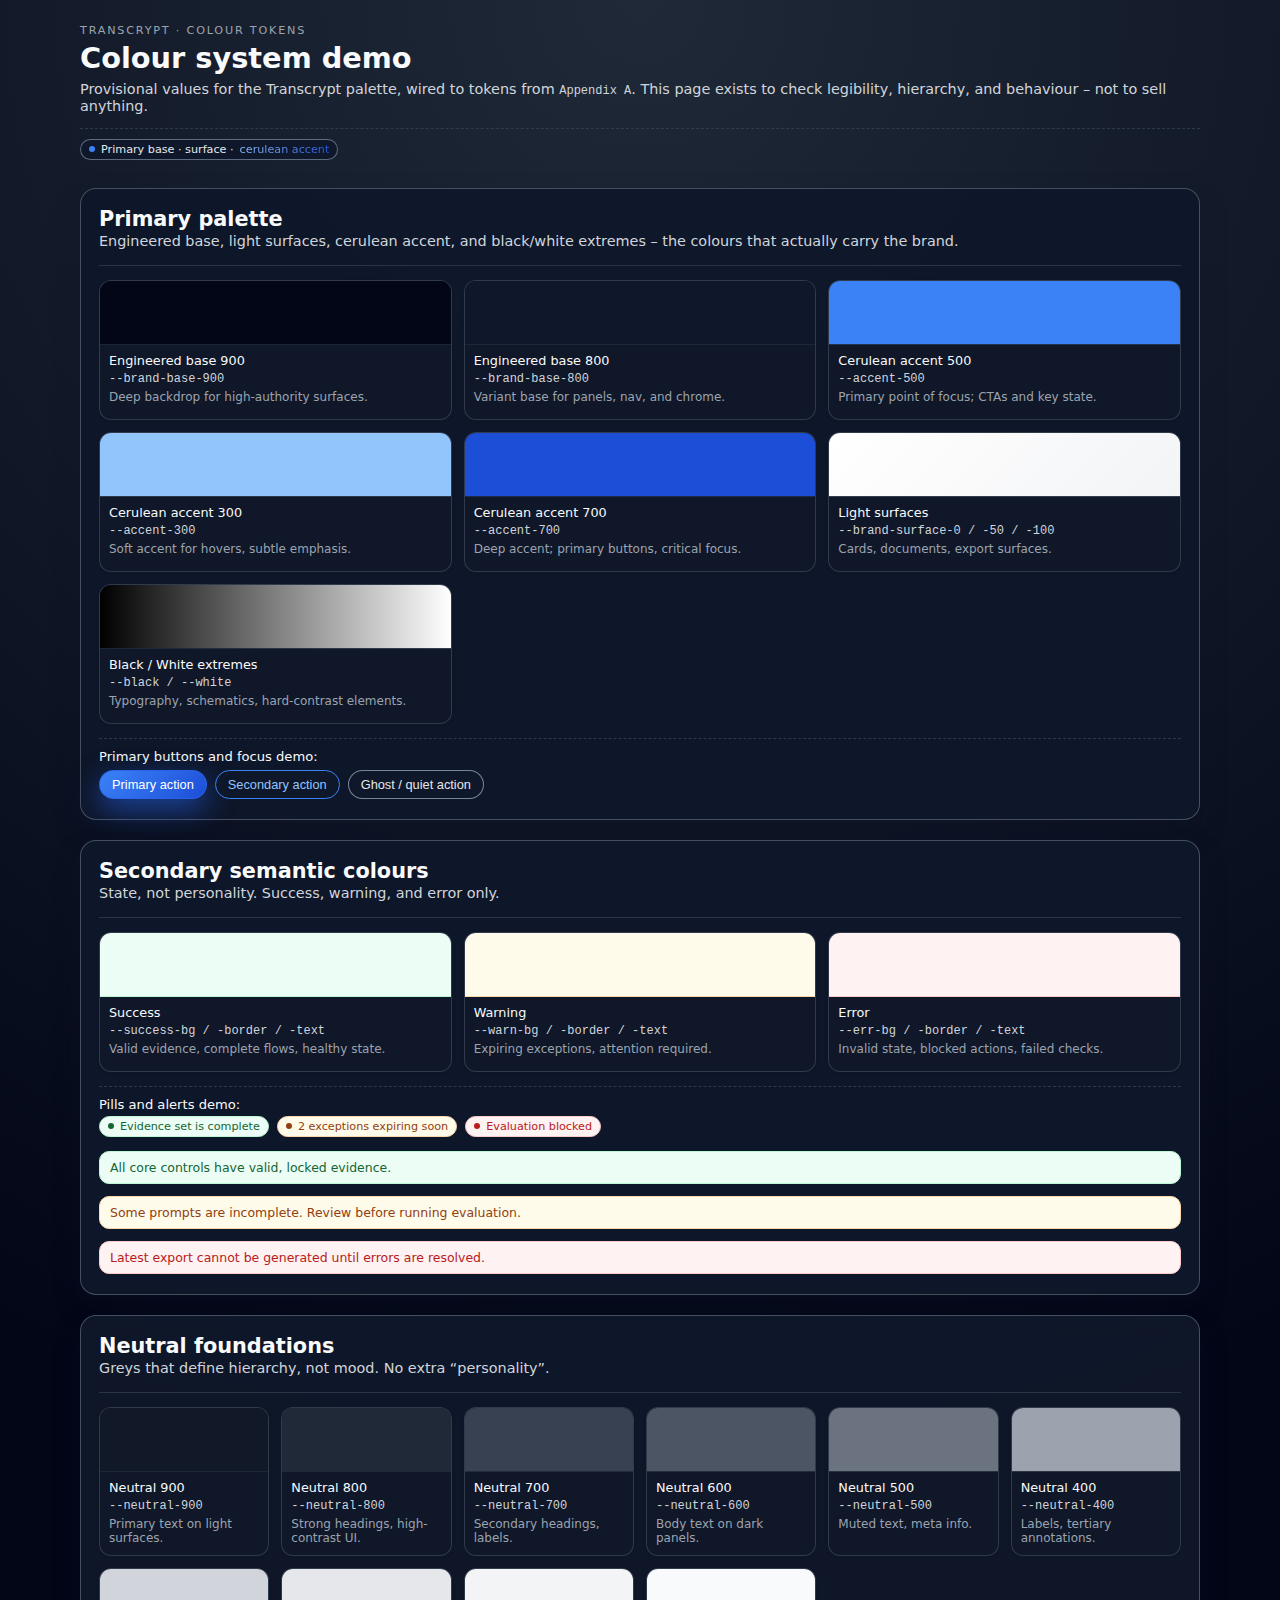
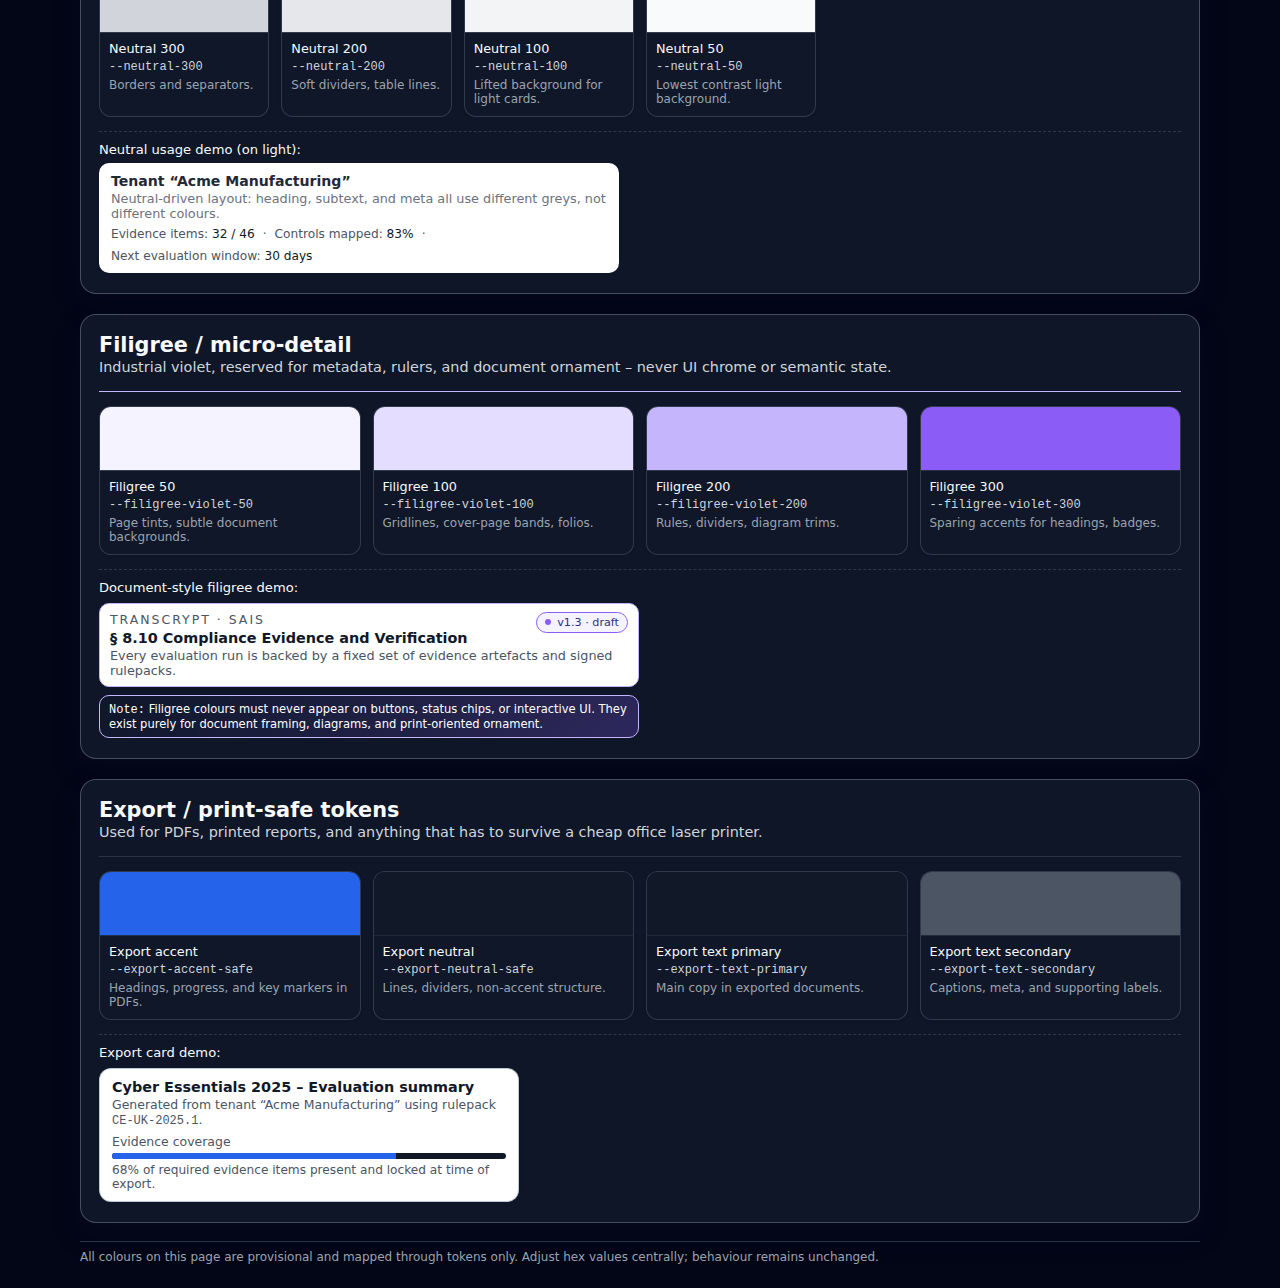
<file: docs/products/nav-grc/pall.html>
<!DOCTYPE html>
<html lang="en">
<head>
  <meta charset="UTF-8" />
  <title>Transcrypt – Colour Token Demo</title>
  <meta name="viewport" content="width=device-width, initial-scale=1" />
  <style>
    :root {
      /* Primary palette – provisional values */

      --brand-base-900: #020617;   /* deep engineered base */
      --brand-base-800: #0f172a;   /* base variant */

      --brand-surface-0: #ffffff;  /* pure light surface */
      --brand-surface-50: #f9fafb; /* neutral light surface */
      --brand-surface-100: #f3f4f6;/* structured light */

      --accent-500: #3b82f6;       /* cerulean mid */
      --accent-300: #93c5fd;       /* cerulean soft */
      --accent-700: #1d4ed8;       /* cerulean deep */

      --black: #000000;
      --white: #ffffff;

      /* Filigree (industrial violet) – provisional */

      --filigree-violet-50:  #f5f3ff;
      --filigree-violet-100: #e4ddff;
      --filigree-violet-200: #c4b5fd;
      --filigree-violet-300: #8b5cf6;

      /* Secondary semantic – provisional Tailwind-ish */

      --success-bg: #ecfdf5;
      --success-border: #bbf7d0;
      --success-text: #166534;

      --warn-bg: #fffbeb;
      --warn-border: #fed7aa;
      --warn-text: #92400e;

      --err-bg: #fef2f2;
      --err-border: #fecaca;
      --err-text: #b91c1c;

      /* Neutral greyscale – slate-ish */

      --neutral-900: #111827;
      --neutral-800: #1f2937;
      --neutral-700: #374151;
      --neutral-600: #4b5563;
      --neutral-500: #6b7280;
      --neutral-400: #9ca3af;
      --neutral-300: #d1d5db;
      --neutral-200: #e5e7eb;
      --neutral-100: #f3f4f6;
      --neutral-50: #f9fafb;

      /* Export / print-safe – provisional */

      --export-accent-safe: #2563eb;   /* slightly deeper cerulean */
      --export-neutral-safe: #111827;  /* deep neutral */
      --export-text-primary: #111827;  /* print-safe text */
      --export-text-secondary: #4b5563;

      /* Layout/typography */

      --radius-card: 12px;
      --radius-pill: 999px;

      --shadow-soft: 0 12px 30px rgba(15, 23, 42, 0.18);
      --shadow-subtle: 0 1px 3px rgba(15, 23, 42, 0.12);

      --font-sans: system-ui, -apple-system, BlinkMacSystemFont, "Segoe UI", sans-serif;
    }

    * {
      box-sizing: border-box;
    }

    body {
      margin: 0;
      padding: 24px;
      font-family: var(--font-sans);
      background: radial-gradient(circle at top, #1f2937 0, #020617 50%, #020617 100%);
      color: var(--neutral-50);
      -webkit-font-smoothing: antialiased;
    }

    .page {
      max-width: 1120px;
      margin: 0 auto;
    }

    h1, h2, h3, h4 {
      margin: 0;
      font-weight: 600;
    }

    h1 {
      font-size: 1.8rem;
      margin-bottom: 0.35rem;
    }

    h2 {
      font-size: 1.3rem;
      margin-bottom: 0.15rem;
    }

    h3 {
      font-size: 1.05rem;
    }

    p {
      margin: 0.1rem 0 0.35rem;
      font-size: 0.9rem;
      color: var(--neutral-300);
    }

    .section {
      margin-top: 28px;
      padding: 18px 18px 20px;
      border-radius: 16px;
      background: rgba(15, 23, 42, 0.96);
      border: 1px solid rgba(75, 85, 99, 0.9);
      box-shadow: var(--shadow-soft);
    }

    .section + .section {
      margin-top: 20px;
    }

    .section-header {
      margin-bottom: 14px;
      border-bottom: 1px solid rgba(55, 65, 81, 0.7);
      padding-bottom: 10px;
    }

    .grid {
      display: grid;
      gap: 12px;
    }

    @media (min-width: 880px) {
      .grid.cols-3 {
        grid-template-columns: repeat(3, minmax(0, 1fr));
      }
      .grid.cols-4 {
        grid-template-columns: repeat(4, minmax(0, 1fr));
      }
      .grid.cols-6 {
        grid-template-columns: repeat(6, minmax(0, 1fr));
      }
    }

    .swatch-card {
      border-radius: var(--radius-card);
      background: rgba(15, 23, 42, 0.98);
      border: 1px solid rgba(55, 65, 81, 0.85);
      overflow: hidden;
      font-size: 0.8rem;
      box-shadow: var(--shadow-subtle);
      display: flex;
      flex-direction: column;
      min-height: 140px;
    }

    .swatch-chip {
      height: 64px;
      border-bottom: 1px solid rgba(31, 41, 55, 0.9);
    }

    .swatch-body {
      padding: 8px 9px 10px;
      display: flex;
      flex-direction: column;
      gap: 4px;
      flex: 1;
    }

    .swatch-name {
      font-weight: 500;
      color: var(--neutral-50);
      font-size: 0.8rem;
    }

    .swatch-token {
      font-family: "SF Mono", ui-monospace, Menlo, Monaco, Consolas, "Liberation Mono", "Courier New", monospace;
      font-size: 0.75rem;
      color: var(--neutral-300);
      word-break: break-all;
    }

    .swatch-note {
      font-size: 0.75rem;
      color: var(--neutral-400);
    }

    .tag {
      display: inline-flex;
      align-items: center;
      gap: 6px;
      border-radius: var(--radius-pill);
      border: 1px solid rgba(148, 163, 184, 0.6);
      padding: 3px 8px;
      font-size: 0.7rem;
      color: var(--neutral-200);
      background: rgba(15, 23, 42, 0.92);
    }

    .tag-dot {
      width: 6px;
      height: 6px;
      border-radius: 999px;
      background: var(--accent-500);
      flex-shrink: 0;
    }

    .demo-row {
      margin-top: 14px;
      padding-top: 10px;
      border-top: 1px dashed rgba(55, 65, 81, 0.8);
      font-size: 0.82rem;
    }

    .btn-row {
      display: flex;
      flex-wrap: wrap;
      gap: 8px;
      margin-top: 6px;
    }

    .btn {
      border-radius: var(--radius-pill);
      padding: 6px 12px;
      font-size: 0.8rem;
      border: 1px solid transparent;
      background: transparent;
      color: inherit;
      cursor: pointer;
    }

    .btn-primary {
      background: linear-gradient(135deg, var(--accent-500), var(--accent-700));
      color: var(--white);
      border-color: rgba(37, 99, 235, 0.8);
      box-shadow: 0 10px 28px rgba(37, 99, 235, 0.6);
    }

    .btn-ghost {
      border-color: rgba(148, 163, 184, 0.8);
      color: var(--neutral-200);
      background: rgba(15, 23, 42, 0.85);
    }

    .btn-outline {
      border-color: var(--accent-500);
      color: var(--accent-300);
      background: rgba(15, 23, 42, 0.85);
    }

    .pill {
      display: inline-flex;
      align-items: center;
      gap: 6px;
      border-radius: var(--radius-pill);
      padding: 3px 8px;
      font-size: 0.7rem;
      border-width: 1px;
      border-style: solid;
    }

    .pill-success {
      background: var(--success-bg);
      border-color: var(--success-border);
      color: var(--success-text);
    }

    .pill-warn {
      background: var(--warn-bg);
      border-color: var(--warn-border);
      color: var(--warn-text);
    }

    .pill-error {
      background: var(--err-bg);
      border-color: var(--err-border);
      color: var(--err-text);
    }

    .pill-dot {
      width: 6px;
      height: 6px;
      border-radius: 999px;
      background: currentColor;
    }

    .alert {
      border-radius: 10px;
      padding: 8px 10px;
      font-size: 0.78rem;
      margin-top: 6px;
      border-width: 1px;
      border-style: solid;
    }

    .alert-success {
      background: var(--success-bg);
      border-color: var(--success-border);
      color: var(--success-text);
    }

    .alert-warn {
      background: var(--warn-bg);
      border-color: var(--warn-border);
      color: var(--warn-text);
    }

    .alert-error {
      background: var(--err-bg);
      border-color: var(--err-border);
      color: var(--err-text);
    }

    .export-card {
      border-radius: var(--radius-card);
      border: 1px solid rgba(148, 163, 184, 0.6);
      background: var(--brand-surface-0);
      color: var(--export-text-primary);
      padding: 10px 12px;
      font-size: 0.8rem;
      box-shadow: var(--shadow-subtle);
      max-width: 420px;
    }

    .export-heading {
      font-size: 0.9rem;
      font-weight: 600;
      margin-bottom: 2px;
    }

    .export-sub {
      font-size: 0.78rem;
      color: var(--export-text-secondary);
      margin-bottom: 6px;
    }

    .export-bar {
      width: 100%;
      height: 6px;
      border-radius: 999px;
      background: var(--export-neutral-safe);
      overflow: hidden;
      margin-top: 4px;
    }

    .export-bar-inner {
      height: 100%;
      width: 72%;
      background: var(--export-accent-safe);
    }

    .mono {
      font-family: "SF Mono", ui-monospace, Menlo, Monaco, Consolas, "Liberation Mono", "Courier New", monospace;
      font-size: 0.75rem;
    }

    .hero-head {
      margin-bottom: 16px;
    }

    .hero-eyebrow {
      text-transform: uppercase;
      letter-spacing: 0.16em;
      font-size: 0.7rem;
      color: var(--neutral-400);
      margin-bottom: 4px;
    }

    .accent-text {
      background: linear-gradient(135deg, var(--accent-300), var(--accent-700));
      -webkit-background-clip: text;
      color: transparent;
    }

    .filigree-line {
      border-bottom: 1px solid var(--filigree-violet-200);
    }

    .filigree-footnote {
      font-size: 0.72rem;
      color: #fff;
      background: linear-gradient(
        135deg,
        rgba(15, 23, 42, 0.97),
        rgba(139, 92, 246, 0.25)
      );
      border-radius: 10px;
      padding: 6px 9px;
      border: 1px solid var(--filigree-violet-200);
    }

    .filigree-chip {
      display: inline-flex;
      align-items: center;
      gap: 6px;
      border-radius: var(--radius-pill);
      padding: 3px 8px;
      font-size: 0.7rem;
      border: 1px solid var(--filigree-violet-300);
      background: var(--filigree-violet-50);
      color: #312e81;
    }

    .filigree-dot {
      width: 6px;
      height: 6px;
      border-radius: 999px;
      background: var(--filigree-violet-300);
    }
  </style>
</head>
<body>
<div class="page">

  <!-- Header / Hero -->
  <header class="hero-head">
    <div class="hero-eyebrow">Transcrypt · Colour Tokens</div>
    <h1>Colour system demo</h1>
    <p>
      Provisional values for the Transcrypt palette, wired to tokens from <span class="mono">Appendix A</span>.
      This page exists to check legibility, hierarchy, and behaviour – not to sell anything.
    </p>
    <div class="demo-row">
      <span class="tag">
        <span class="tag-dot"></span>
        Primary base · surface · <span class="accent-text">cerulean accent</span>
      </span>
    </div>
  </header>

  <!-- Primary palette -->
  <section class="section">
    <div class="section-header">
      <h2>Primary palette</h2>
      <p>Engineered base, light surfaces, cerulean accent, and black/white extremes – the colours that actually carry the brand.</p>
    </div>

    <div class="grid cols-3">
      <!-- Engineered base 900 -->
      <div class="swatch-card">
        <div class="swatch-chip" style="background: var(--brand-base-900);"></div>
        <div class="swatch-body">
          <div class="swatch-name">Engineered base 900</div>
          <div class="swatch-token">--brand-base-900</div>
          <div class="swatch-note">Deep backdrop for high-authority surfaces.</div>
        </div>
      </div>

      <!-- Engineered base 800 -->
      <div class="swatch-card">
        <div class="swatch-chip" style="background: var(--brand-base-800);"></div>
        <div class="swatch-body">
          <div class="swatch-name">Engineered base 800</div>
          <div class="swatch-token">--brand-base-800</div>
          <div class="swatch-note">Variant base for panels, nav, and chrome.</div>
        </div>
      </div>

      <!-- Accent 500 -->
      <div class="swatch-card">
        <div class="swatch-chip" style="background: var(--accent-500);"></div>
        <div class="swatch-body">
          <div class="swatch-name">Cerulean accent 500</div>
          <div class="swatch-token">--accent-500</div>
          <div class="swatch-note">Primary point of focus; CTAs and key state.</div>
        </div>
      </div>

      <!-- Accent 300 -->
      <div class="swatch-card">
        <div class="swatch-chip" style="background: var(--accent-300);"></div>
        <div class="swatch-body">
          <div class="swatch-name">Cerulean accent 300</div>
          <div class="swatch-token">--accent-300</div>
          <div class="swatch-note">Soft accent for hovers, subtle emphasis.</div>
        </div>
      </div>

      <!-- Accent 700 -->
      <div class="swatch-card">
        <div class="swatch-chip" style="background: var(--accent-700);"></div>
        <div class="swatch-body">
          <div class="swatch-name">Cerulean accent 700</div>
          <div class="swatch-token">--accent-700</div>
          <div class="swatch-note">Deep accent; primary buttons, critical focus.</div>
        </div>
      </div>

      <!-- Surfaces -->
      <div class="swatch-card">
        <div class="swatch-chip" style="background: linear-gradient(135deg, var(--brand-surface-0), var(--brand-surface-100));"></div>
        <div class="swatch-body">
          <div class="swatch-name">Light surfaces</div>
          <div class="swatch-token">--brand-surface-0 / -50 / -100</div>
          <div class="swatch-note">Cards, documents, export surfaces.</div>
        </div>
      </div>

      <!-- Black / White extremes -->
      <div class="swatch-card">
        <div class="swatch-chip" style="background: linear-gradient(90deg, var(--black) 0%, var(--white) 100%);"></div>
        <div class="swatch-body">
          <div class="swatch-name">Black / White extremes</div>
          <div class="swatch-token">--black / --white</div>
          <div class="swatch-note">Typography, schematics, hard-contrast elements.</div>
        </div>
      </div>
    </div>

    <div class="demo-row">
      <div>Primary buttons and focus demo:</div>
      <div class="btn-row">
        <button class="btn btn-primary">Primary action</button>
        <button class="btn btn-outline">Secondary action</button>
        <button class="btn btn-ghost">Ghost / quiet action</button>
      </div>
    </div>
  </section>

  <!-- Secondary semantic -->
  <section class="section">
    <div class="section-header">
      <h2>Secondary semantic colours</h2>
      <p>State, not personality. Success, warning, and error only.</p>
    </div>

    <div class="grid cols-3">
      <!-- Success -->
      <div class="swatch-card">
        <div class="swatch-chip" style="background: var(--success-bg); border-bottom-color: var(--success-border);"></div>
        <div class="swatch-body">
          <div class="swatch-name">Success</div>
          <div class="swatch-token">--success-bg / -border / -text</div>
          <div class="swatch-note">Valid evidence, complete flows, healthy state.</div>
        </div>
      </div>

      <!-- Warning -->
      <div class="swatch-card">
        <div class="swatch-chip" style="background: var(--warn-bg); border-bottom-color: var(--warn-border);"></div>
        <div class="swatch-body">
          <div class="swatch-name">Warning</div>
          <div class="swatch-token">--warn-bg / -border / -text</div>
          <div class="swatch-note">Expiring exceptions, attention required.</div>
        </div>
      </div>

      <!-- Error -->
      <div class="swatch-card">
        <div class="swatch-chip" style="background: var(--err-bg); border-bottom-color: var(--err-border);"></div>
        <div class="swatch-body">
          <div class="swatch-name">Error</div>
          <div class="swatch-token">--err-bg / -border / -text</div>
          <div class="swatch-note">Invalid state, blocked actions, failed checks.</div>
        </div>
      </div>
    </div>

    <div class="demo-row">
      <div>Pills and alerts demo:</div>
      <div style="display:flex; flex-wrap:wrap; gap:8px; margin-top:4px;">
        <span class="pill pill-success">
          <span class="pill-dot"></span>
          Evidence set is complete
        </span>
        <span class="pill pill-warn">
          <span class="pill-dot"></span>
          2 exceptions expiring soon
        </span>
        <span class="pill pill-error">
          <span class="pill-dot"></span>
          Evaluation blocked
        </span>
      </div>
      <div style="display:grid; gap:6px; margin-top:8px;">
        <div class="alert alert-success">All core controls have valid, locked evidence.</div>
        <div class="alert alert-warn">Some prompts are incomplete. Review before running evaluation.</div>
        <div class="alert alert-error">Latest export cannot be generated until errors are resolved.</div>
      </div>
    </div>
  </section>

  <!-- Neutral greys -->
  <section class="section">
    <div class="section-header">
      <h2>Neutral foundations</h2>
      <p>Greys that define hierarchy, not mood. No extra “personality”.</p>
    </div>

    <div class="grid cols-6">
      <div class="swatch-card">
        <div class="swatch-chip" style="background: var(--neutral-900);"></div>
        <div class="swatch-body">
          <div class="swatch-name">Neutral 900</div>
          <div class="swatch-token">--neutral-900</div>
          <div class="swatch-note">Primary text on light surfaces.</div>
        </div>
      </div>

      <div class="swatch-card">
        <div class="swatch-chip" style="background: var(--neutral-800);"></div>
        <div class="swatch-body">
          <div class="swatch-name">Neutral 800</div>
          <div class="swatch-token">--neutral-800</div>
          <div class="swatch-note">Strong headings, high-contrast UI.</div>
        </div>
      </div>

      <div class="swatch-card">
        <div class="swatch-chip" style="background: var(--neutral-700);"></div>
        <div class="swatch-body">
          <div class="swatch-name">Neutral 700</div>
          <div class="swatch-token">--neutral-700</div>
          <div class="swatch-note">Secondary headings, labels.</div>
        </div>
      </div>

      <div class="swatch-card">
        <div class="swatch-chip" style="background: var(--neutral-600);"></div>
        <div class="swatch-body">
          <div class="swatch-name">Neutral 600</div>
          <div class="swatch-token">--neutral-600</div>
          <div class="swatch-note">Body text on dark panels.</div>
        </div>
      </div>

      <div class="swatch-card">
        <div class="swatch-chip" style="background: var(--neutral-500);"></div>
        <div class="swatch-body">
          <div class="swatch-name">Neutral 500</div>
          <div class="swatch-token">--neutral-500</div>
          <div class="swatch-note">Muted text, meta info.</div>
        </div>
      </div>

      <div class="swatch-card">
        <div class="swatch-chip" style="background: var(--neutral-400);"></div>
        <div class="swatch-body">
          <div class="swatch-name">Neutral 400</div>
          <div class="swatch-token">--neutral-400</div>
          <div class="swatch-note">Labels, tertiary annotations.</div>
        </div>
      </div>

      <div class="swatch-card">
        <div class="swatch-chip" style="background: var(--neutral-300);"></div>
        <div class="swatch-body">
          <div class="swatch-name">Neutral 300</div>
          <div class="swatch-token">--neutral-300</div>
          <div class="swatch-note">Borders and separators.</div>
        </div>
      </div>

      <div class="swatch-card">
        <div class="swatch-chip" style="background: var(--neutral-200);"></div>
        <div class="swatch-body">
          <div class="swatch-name">Neutral 200</div>
          <div class="swatch-token">--neutral-200</div>
          <div class="swatch-note">Soft dividers, table lines.</div>
        </div>
      </div>

      <div class="swatch-card">
        <div class="swatch-chip" style="background: var(--neutral-100);"></div>
        <div class="swatch-body">
          <div class="swatch-name">Neutral 100</div>
          <div class="swatch-token">--neutral-100</div>
          <div class="swatch-note">Lifted background for light cards.</div>
        </div>
      </div>

      <div class="swatch-card">
        <div class="swatch-chip" style="background: var(--neutral-50);"></div>
        <div class="swatch-body">
          <div class="swatch-name">Neutral 50</div>
          <div class="swatch-token">--neutral-50</div>
          <div class="swatch-note">Lowest contrast light background.</div>
        </div>
      </div>
    </div>

    <div class="demo-row">
      <div>Neutral usage demo (on light):</div>
      <div style="margin-top:6px; padding:10px 12px; border-radius:10px; background:var(--brand-surface-0); color:var(--neutral-800); box-shadow:var(--shadow-subtle); max-width:520px;">
        <div style="font-size:0.88rem; font-weight:600; margin-bottom:2px;">Tenant “Acme Manufacturing”</div>
        <div style="font-size:0.8rem; color:var(--neutral-500); margin-bottom:6px;">
          Neutral-driven layout: heading, subtext, and meta all use different greys, not different colours.
        </div>
        <div style="display:flex; gap:8px; flex-wrap:wrap; font-size:0.76rem; color:var(--neutral-600);">
          <span>Evidence items: <span style="color:var(--neutral-900); font-weight:500;">32 / 46</span></span>
          <span>·</span>
          <span>Controls mapped: <span style="color:var(--neutral-900); font-weight:500;">83%</span></span>
          <span>·</span>
          <span>Next evaluation window: <span style="color:var(--neutral-900); font-weight:500;">30 days</span></span>
        </div>
      </div>
    </div>
  </section>

  <!-- Filigree / micro-detail -->
  <section class="section">
    <div class="section-header filigree-line">
      <h2>Filigree / micro-detail</h2>
      <p>Industrial violet, reserved for metadata, rulers, and document ornament – never UI chrome or semantic state.</p>
    </div>

    <div class="grid cols-4">
      <div class="swatch-card">
        <div class="swatch-chip" style="background: var(--filigree-violet-50);"></div>
        <div class="swatch-body">
          <div class="swatch-name">Filigree 50</div>
          <div class="swatch-token">--filigree-violet-50</div>
          <div class="swatch-note">Page tints, subtle document backgrounds.</div>
        </div>
      </div>

      <div class="swatch-card">
        <div class="swatch-chip" style="background: var(--filigree-violet-100);"></div>
        <div class="swatch-body">
          <div class="swatch-name">Filigree 100</div>
          <div class="swatch-token">--filigree-violet-100</div>
          <div class="swatch-note">Gridlines, cover-page bands, folios.</div>
        </div>
      </div>

      <div class="swatch-card">
        <div class="swatch-chip" style="background: var(--filigree-violet-200);"></div>
        <div class="swatch-body">
          <div class="swatch-name">Filigree 200</div>
          <div class="swatch-token">--filigree-violet-200</div>
          <div class="swatch-note">Rules, dividers, diagram trims.</div>
        </div>
      </div>

      <div class="swatch-card">
        <div class="swatch-chip" style="background: var(--filigree-violet-300);"></div>
        <div class="swatch-body">
          <div class="swatch-name">Filigree 300</div>
          <div class="swatch-token">--filigree-violet-300</div>
          <div class="swatch-note">Sparing accents for headings, badges.</div>
        </div>
      </div>
    </div>

    <div class="demo-row">
      <div>Document-style filigree demo:</div>
      <div style="margin-top:8px; display:flex; flex-direction:column; gap:8px; max-width:540px;">
        <div style="padding:8px 10px; border-radius:10px; background:var(--brand-surface-0); border:1px solid var(--filigree-violet-200); position:relative;">
          <div style="font-size:0.78rem; letter-spacing:0.16em; text-transform:uppercase; color:#4b5563; margin-bottom:3px;">
            Transcrypt · SAIS
          </div>
          <div style="font-size:0.9rem; font-weight:600; color:#111827; margin-bottom:2px;">
            § 8.10 Compliance Evidence and Verification
          </div>
          <div style="font-size:0.8rem; color:#4b5563;">
            Every evaluation run is backed by a fixed set of evidence artefacts and signed rulepacks.
          </div>
          <div style="position:absolute; right:10px; top:8px;">
            <span class="filigree-chip">
              <span class="filigree-dot"></span>
              v1.3 · draft
            </span>
          </div>
        </div>

        <div class="filigree-footnote">
          <span class="mono">Note:</span> Filigree colours must never appear on buttons, status chips,
          or interactive UI. They exist purely for document framing, diagrams, and print-oriented ornament.
        </div>
      </div>
    </div>
  </section>

  <!-- Export / print safe -->
  <section class="section">
    <div class="section-header">
      <h2>Export / print-safe tokens</h2>
      <p>Used for PDFs, printed reports, and anything that has to survive a cheap office laser printer.</p>
    </div>

    <div class="grid cols-4">
      <!-- Export accent safe -->
      <div class="swatch-card">
        <div class="swatch-chip" style="background: var(--export-accent-safe);"></div>
        <div class="swatch-body">
          <div class="swatch-name">Export accent</div>
          <div class="swatch-token">--export-accent-safe</div>
          <div class="swatch-note">Headings, progress, and key markers in PDFs.</div>
        </div>
      </div>

      <!-- Export neutral safe -->
      <div class="swatch-card">
        <div class="swatch-chip" style="background: var(--export-neutral-safe);"></div>
        <div class="swatch-body">
          <div class="swatch-name">Export neutral</div>
          <div class="swatch-token">--export-neutral-safe</div>
          <div class="swatch-note">Lines, dividers, non-accent structure.</div>
        </div>
      </div>

      <!-- Export text primary -->
      <div class="swatch-card">
        <div class="swatch-chip" style="background: var(--export-text-primary);"></div>
        <div class="swatch-body">
          <div class="swatch-name">Export text primary</div>
          <div class="swatch-token">--export-text-primary</div>
          <div class="swatch-note">Main copy in exported documents.</div>
        </div>
      </div>

      <!-- Export text secondary -->
      <div class="swatch-card">
        <div class="swatch-chip" style="background: var(--export-text-secondary);"></div>
        <div class="swatch-body">
          <div class="swatch-name">Export text secondary</div>
          <div class="swatch-token">--export-text-secondary</div>
          <div class="swatch-note">Captions, meta, and supporting labels.</div>
        </div>
      </div>
    </div>

    <div class="demo-row">
      <div>Export card demo:</div>
      <div style="margin-top:8px;">
        <div class="export-card">
          <div class="export-heading" style="color:var(--export-text-primary);">
            Cyber Essentials 2025 – Evaluation summary
          </div>
          <div class="export-sub">
            Generated from tenant “Acme Manufacturing” using rulepack <span class="mono">CE-UK-2025.1</span>.
          </div>
          <div style="font-size:0.78rem; color:var(--export-text-secondary);">
            Evidence coverage
          </div>
          <div class="export-bar">
            <div class="export-bar-inner"></div>
          </div>
          <div style="margin-top:4px; font-size:0.76rem; color:var(--export-text-secondary);">
            68% of required evidence items present and locked at time of export.
          </div>
        </div>
      </div>
    </div>
  </section>

  <!-- Footer -->
  <footer style="margin-top:18px; padding-top:8px; border-top:1px solid rgba(55, 65, 81, 0.8); font-size:0.75rem; color:var(--neutral-400);">
    <div>All colours on this page are provisional and mapped through tokens only. Adjust hex values centrally; behaviour remains unchanged.</div>
  </footer>

</div>
</body>
</html>
</file>
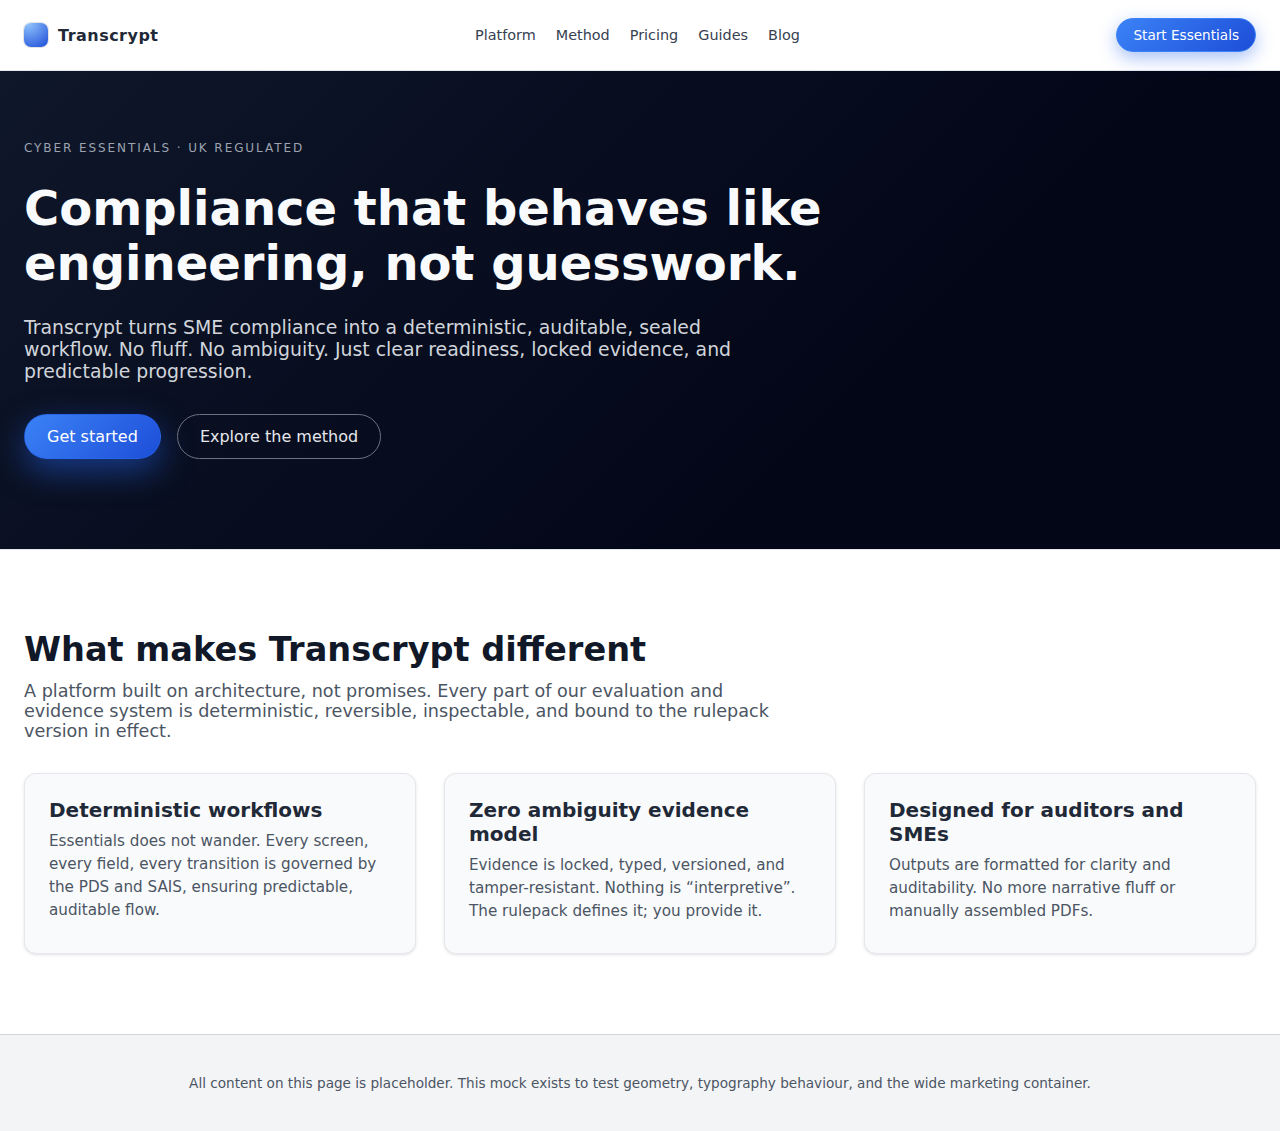
<file: docs/products/nav-grc/widecheckmarket.html>
<!DOCTYPE html>
<html lang="en">
<head>
  <meta charset="UTF-8" />
  <title>Transcrypt – Marketing Mockup (Wide Container)</title>
  <meta name="viewport" content="width=device-width, initial-scale=1" />
  <style>
    :root {
      /* All tokens copied exactly from your previous file */

      --brand-base-900: #020617;
      --brand-base-800: #0f172a;

      --brand-surface-0: #ffffff;
      --brand-surface-50: #f9fafb;
      --brand-surface-100: #f3f4f6;

      --accent-500: #3b82f6;
      --accent-300: #93c5fd;
      --accent-700: #1d4ed8;

      --black: #000000;
      --white: #ffffff;

      --filigree-violet-50:  #f5f3ff;
      --filigree-violet-100: #e4ddff;
      --filigree-violet-200: #c4b5fd;
      --filigree-violet-300: #8b5cf6;

      --success-bg: #ecfdf5;
      --success-border: #bbf7d0;
      --success-text: #166534;

      --warn-bg: #fffbeb;
      --warn-border: #fed7aa;
      --warn-text: #92400e;

      --err-bg: #fef2f2;
      --err-border: #fecaca;
      --err-text: #b91c1c;

      --neutral-900: #111827;
      --neutral-800: #1f2937;
      --neutral-700: #374151;
      --neutral-600: #4b5563;
      --neutral-500: #6b7280;
      --neutral-400: #9ca3af;
      --neutral-300: #d1d5db;
      --neutral-200: #e5e7eb;
      --neutral-100: #f3f4f6;
      --neutral-50: #f9fafb;

      --export-accent-safe: #2563eb;
      --export-neutral-safe: #111827;
      --export-text-primary: #111827;
      --export-text-secondary: #4b5563;

      --radius-card: 12px;
      --radius-pill: 999px;

      --shadow-soft: 0 12px 30px rgba(15, 23, 42, 0.18);
      --shadow-subtle: 0 1px 3px rgba(15, 23, 42, 0.12);

      --font-sans: system-ui, -apple-system, BlinkMacSystemFont, "Segoe UI", sans-serif;
    }

    * {
      box-sizing: border-box;
    }

    body {
      margin: 0;
      padding: 0;
      font-family: var(--font-sans);
      -webkit-font-smoothing: antialiased;
      color: var(--neutral-900);
      background: var(--neutral-50);
    }

    /* Header */

    .site-header {
      padding: 18px 24px;
      background: var(--brand-surface-0);
      border-bottom: 1px solid var(--neutral-200);
    }

    .header-inner {
      max-width: 1320px;  /* WIDE container */
      margin: 0 auto;
      display: flex;
      align-items: center;
      justify-content: space-between;
      gap: 20px;
    }

    .logo {
      display: flex;
      align-items: center;
      gap: 10px;
      font-weight: 600;
      font-size: 1rem;
      letter-spacing: 0.03em;
      color: var(--neutral-800);
    }

    .logo-mark {
      width: 24px;
      height: 24px;
      border-radius: 7px;
      background: radial-gradient(circle at 20% 0%, var(--accent-300), var(--accent-700));
      box-shadow: 0 0 0 1px rgba(15, 23, 42, 0.12);
    }

    .header-nav {
      display: flex;
      gap: 20px;
      font-size: 0.9rem;
    }

    .header-nav a {
      color: var(--neutral-700);
      text-decoration: none;
    }

    .header-nav a:hover {
      color: var(--neutral-900);
    }

    .cta-btn {
      border-radius: var(--radius-pill);
      padding: 8px 16px;
      font-size: 0.85rem;
      border: 1px solid var(--accent-500);
      background: linear-gradient(135deg, var(--accent-500), var(--accent-700));
      color: var(--white);
      box-shadow: 0 6px 18px rgba(37, 99, 235, 0.4);
      text-decoration: none;
    }

    /* Hero */

    .hero {
      padding: 70px 24px 90px;
      background: linear-gradient(
        135deg,
        var(--brand-base-800) 0%,
        var(--brand-base-900) 70%
      );
      color: var(--neutral-50);
    }

    .hero-inner {
      max-width: 1320px;
      margin: 0 auto;
      display: flex;
      flex-direction: column;
      gap: 26px;
    }

    .hero-eyebrow {
      text-transform: uppercase;
      letter-spacing: 0.16em;
      font-size: 0.75rem;
      color: var(--neutral-400);
    }

    .hero h1 {
      font-size: 3rem;
      line-height: 1.14;
      max-width: 840px;
      margin: 0;
      font-weight: 600;
    }

    .hero p {
      font-size: 1.18rem;
      max-width: 720px;
      color: var(--neutral-300);
      margin: 0;
    }

    .hero-cta-row {
      display: flex;
      gap: 16px;
      margin-top: 6px;
    }

    .hero-btn {
      border-radius: var(--radius-pill);
      padding: 12px 22px;
      font-size: 1rem;
      border: 1px solid transparent;
      cursor: pointer;
      text-decoration: none;
    }

    .hero-btn-primary {
      background: linear-gradient(135deg, var(--accent-500), var(--accent-700));
      color: var(--white);
      border-color: rgba(37,99,235,0.6);
      box-shadow: 0 12px 32px rgba(37,99,235,0.5);
    }

    .hero-btn-ghost {
      color: var(--neutral-200);
      border-color: var(--neutral-500);
      background: transparent;
    }

    /* Wide marketing blocks */

    .section {
      padding: 80px 24px;
      background: var(--brand-surface-0);
      border-top: 1px solid var(--neutral-200);
    }

    .section-inner {
      max-width: 1320px;
      margin: 0 auto;
    }

    .section h2 {
      margin: 0 0 12px;
      font-size: 2.1rem;
      font-weight: 600;
      color: var(--neutral-900);
    }

    .section-lead {
      margin: 0 0 32px;
      font-size: 1.1rem;
      color: var(--neutral-600);
      max-width: 760px;
    }

    .grid {
      display: grid;
      gap: 28px;
    }

    @media (min-width: 960px) {
      .grid.cols-3 {
        grid-template-columns: repeat(3, minmax(0, 1fr));
      }
    }

    .feature-card {
      border-radius: var(--radius-card);
      padding: 24px 24px 30px;
      background: var(--brand-surface-50);
      border: 1px solid var(--neutral-200);
      box-shadow: var(--shadow-subtle);
    }

    .feature-title {
      font-size: 1.25rem;
      font-weight: 600;
      margin-bottom: 8px;
      color: var(--neutral-800);
    }

    .feature-body {
      font-size: 0.95rem;
      color: var(--neutral-600);
      line-height: 1.5;
    }

    /* Footer */

    .site-footer {
      padding: 40px 24px;
      background: var(--brand-surface-100);
      border-top: 1px solid var(--neutral-300);
      color: var(--neutral-600);
      font-size: 0.85rem;
    }

    .footer-inner {
      max-width: 1320px;
      margin: 0 auto;
      text-align: center;
    }
  </style>
</head>

<body>

<header class="site-header">
  <div class="header-inner">
    <div class="logo">
      <div class="logo-mark"></div>
      Transcrypt
    </div>

    <nav class="header-nav">
      <a href="#">Platform</a>
      <a href="#">Method</a>
      <a href="#">Pricing</a>
      <a href="#">Guides</a>
      <a href="#">Blog</a>
    </nav>

    <a href="#" class="cta-btn">Start Essentials</a>
  </div>
</header>

<section class="hero">
  <div class="hero-inner">
    <div class="hero-eyebrow">Cyber Essentials · UK regulated</div>
    <h1>Compliance that behaves like engineering, not guesswork.</h1>
    <p>
      Transcrypt turns SME compliance into a deterministic, auditable, sealed
      workflow. No fluff. No ambiguity. Just clear readiness, locked evidence, and
      predictable progression.
    </p>

    <div class="hero-cta-row">
      <a href="#" class="hero-btn hero-btn-primary">Get started</a>
      <a href="#" class="hero-btn hero-btn-ghost">Explore the method</a>
    </div>
  </div>
</section>

<section class="section">
  <div class="section-inner">
    <h2>What makes Transcrypt different</h2>
    <p class="section-lead">
      A platform built on architecture, not promises. Every part of our evaluation
      and evidence system is deterministic, reversible, inspectable, and bound to
      the rulepack version in effect.
    </p>

    <div class="grid cols-3">
      <div class="feature-card">
        <div class="feature-title">Deterministic workflows</div>
        <div class="feature-body">
          Essentials does not wander. Every screen, every field, every transition
          is governed by the PDS and SAIS, ensuring predictable, auditable flow.
        </div>
      </div>

      <div class="feature-card">
        <div class="feature-title">Zero ambiguity evidence model</div>
        <div class="feature-body">
          Evidence is locked, typed, versioned, and tamper-resistant. Nothing is
          “interpretive”. The rulepack defines it; you provide it.
        </div>
      </div>

      <div class="feature-card">
        <div class="feature-title">Designed for auditors and SMEs</div>
        <div class="feature-body">
          Outputs are formatted for clarity and auditability. No more narrative fluff
          or manually assembled PDFs.
        </div>
      </div>
    </div>
  </div>
</section>

<footer class="site-footer">
  <div class="footer-inner">
    All content on this page is placeholder. This mock exists to test geometry,
    typography behaviour, and the wide marketing container.
  </div>
</footer>

</body>
</html>
</file>
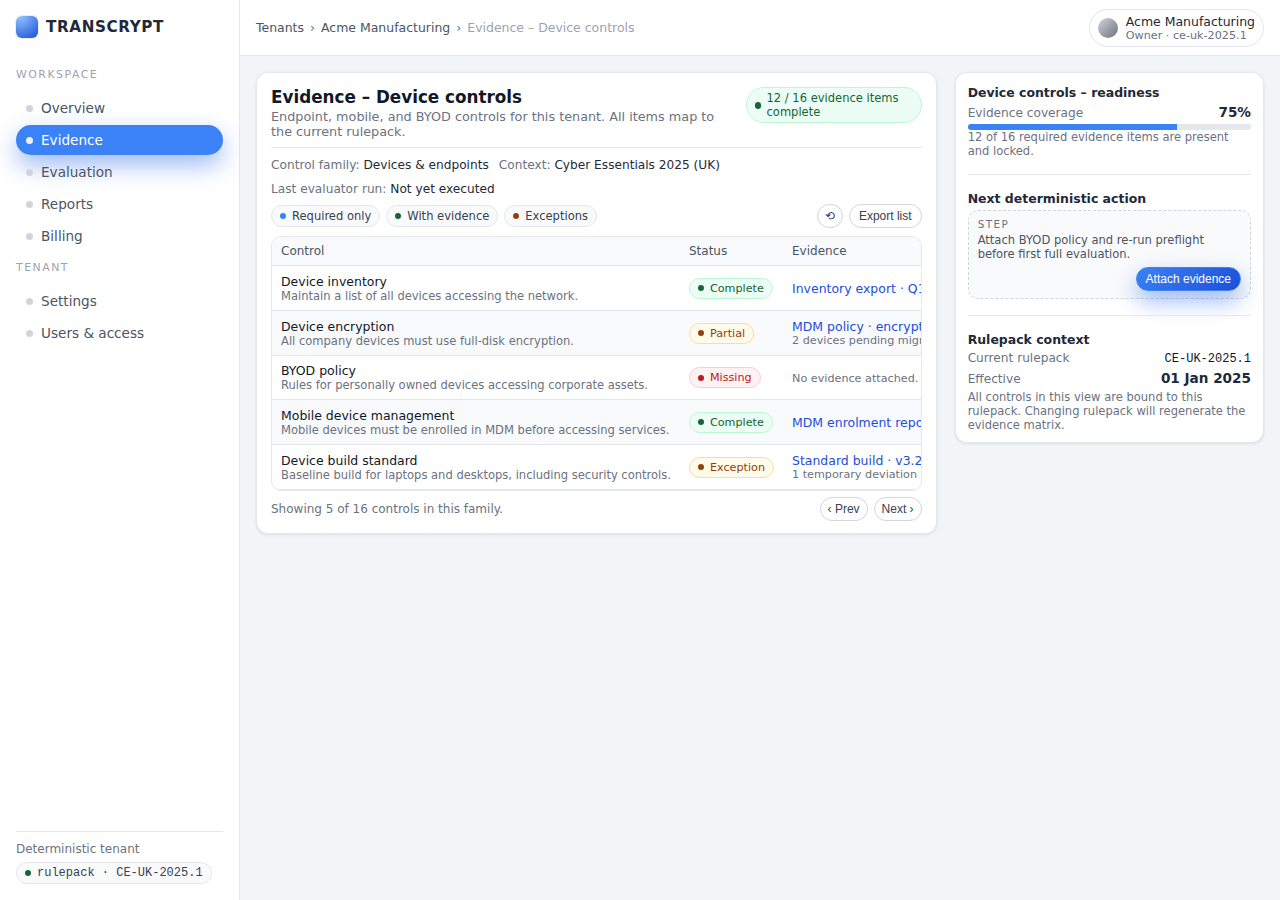
<file: docs/products/nav-grc/widechekess.html>
<!DOCTYPE html>
<html lang="en">
<head>
  <meta charset="UTF-8" />
  <title>Transcrypt – Essentials Mock (Medium Container)</title>
  <meta name="viewport" content="width=device-width, initial-scale=1" />
  <style>
    :root {
      /* Primary palette – provisional values */

      --brand-base-900: #020617;   /* deep engineered base */
      --brand-base-800: #0f172a;   /* base variant */

      --brand-surface-0: #ffffff;  /* pure light surface */
      --brand-surface-50: #f9fafb; /* neutral light surface */
      --brand-surface-100: #f3f4f6;/* structured light */

      --accent-500: #3b82f6;       /* cerulean mid */
      --accent-300: #93c5fd;       /* cerulean soft */
      --accent-700: #1d4ed8;       /* cerulean deep */

      --black: #000000;
      --white: #ffffff;

      /* Filigree (industrial violet) – provisional */

      --filigree-violet-50:  #f5f3ff;
      --filigree-violet-100: #e4ddff;
      --filigree-violet-200: #c4b5fd;
      --filigree-violet-300: #8b5cf6;

      /* Secondary semantic – provisional Tailwind-ish */

      --success-bg: #ecfdf5;
      --success-border: #bbf7d0;
      --success-text: #166534;

      --warn-bg: #fffbeb;
      --warn-border: #fed7aa;
      --warn-text: #92400e;

      --err-bg: #fef2f2;
      --err-border: #fecaca;
      --err-text: #b91c1c;

      /* Neutral greyscale – slate-ish */

      --neutral-900: #111827;
      --neutral-800: #1f2937;
      --neutral-700: #374151;
      --neutral-600: #4b5563;
      --neutral-500: #6b7280;
      --neutral-400: #9ca3af;
      --neutral-300: #d1d5db;
      --neutral-200: #e5e7eb;
      --neutral-100: #f3f4f6;
      --neutral-50: #f9fafb;

      /* Export / print-safe – provisional */

      --export-accent-safe: #2563eb;   /* slightly deeper cerulean */
      --export-neutral-safe: #111827;  /* deep neutral */
      --export-text-primary: #111827;  /* print-safe text */
      --export-text-secondary: #4b5563;

      /* Layout/typography */

      --radius-card: 12px;
      --radius-pill: 999px;

      --shadow-soft: 0 18px 40px rgba(15, 23, 42, 0.10);
      --shadow-subtle: 0 1px 3px rgba(15, 23, 42, 0.10);

      --font-sans: system-ui, -apple-system, BlinkMacSystemFont, "Segoe UI", sans-serif;
    }

    * {
      box-sizing: border-box;
    }

    body {
      margin: 0;
      padding: 0;
      font-family: var(--font-sans);
      -webkit-font-smoothing: antialiased;
      background: var(--neutral-100);
      color: var(--neutral-900);
    }

    /* App shell */

    .app-shell {
      display: flex;
      min-height: 100vh;
      background: var(--neutral-100);
    }

    .app-sidebar {
      width: 240px;
      background: var(--brand-surface-0);
      border-right: 1px solid var(--neutral-200);
      display: flex;
      flex-direction: column;
      padding: 16px 16px 16px;
    }

    .sidebar-logo {
      display: flex;
      align-items: center;
      gap: 8px;
      margin-bottom: 20px;
    }

    .logo-mark {
      width: 22px;
      height: 22px;
      border-radius: 6px;
      background: radial-gradient(circle at 20% 0%, var(--accent-300), var(--accent-700));
      box-shadow: 0 0 0 1px rgba(15, 23, 42, 0.08);
    }

    .logo-text {
      font-weight: 600;
      font-size: 0.95rem;
      letter-spacing: 0.04em;
      text-transform: uppercase;
      color: var(--neutral-800);
    }

    .sidebar-nav {
      margin-top: 8px;
      display: flex;
      flex-direction: column;
      gap: 2px;
      font-size: 0.85rem;
    }

    .nav-section-label {
      text-transform: uppercase;
      letter-spacing: 0.14em;
      font-size: 0.68rem;
      color: var(--neutral-400);
      margin: 10px 0 4px;
    }

    .nav-item {
      border-radius: 999px;
      padding: 7px 10px;
      display: flex;
      align-items: center;
      gap: 8px;
      color: var(--neutral-600);
      cursor: pointer;
    }

    .nav-item span {
      flex: 1;
    }

    .nav-item-bullet {
      width: 7px;
      height: 7px;
      border-radius: 999px;
      background: var(--neutral-300);
      flex-shrink: 0;
    }

    .nav-item.active {
      background: var(--accent-500);
      color: var(--white);
      font-weight: 500;
      box-shadow: 0 10px 24px rgba(37, 99, 235, 0.45);
    }

    .nav-item.active .nav-item-bullet {
      background: rgba(255, 255, 255, 0.9);
    }

    .sidebar-footer {
      margin-top: auto;
      padding-top: 10px;
      border-top: 1px solid var(--neutral-200);
      font-size: 0.75rem;
      color: var(--neutral-500);
    }

    .sidebar-footer-code {
      display: inline-flex;
      align-items: center;
      gap: 6px;
      padding: 3px 8px;
      border-radius: var(--radius-pill);
      border: 1px solid var(--neutral-200);
      background: var(--neutral-50);
      margin-top: 6px;
      font-size: 0.7rem;
      color: var(--neutral-700);
    }

    .sidebar-footer-dot {
      width: 6px;
      height: 6px;
      border-radius: 999px;
      background: var(--success-text);
    }

    /* Main area */

    .app-main {
      flex: 1;
      display: flex;
      flex-direction: column;
      background: var(--neutral-100);
    }

    .main-topbar {
      height: 56px;
      border-bottom: 1px solid var(--neutral-200);
      background: var(--brand-surface-0);
      display: flex;
      align-items: center;
      justify-content: center;
      padding: 0 16px;
    }

    .main-topbar-inner {
      /* MEDIUM CONTAINER: key geometry */
      width: 100%;
      max-width: 1040px; /* proposal: medium content width */
      display: flex;
      align-items: center;
      justify-content: space-between;
      gap: 16px;
    }

    .breadcrumbs {
      display: flex;
      align-items: center;
      gap: 6px;
      font-size: 0.78rem;
      color: var(--neutral-500);
    }

    .breadcrumbs a {
      text-decoration: none;
      color: var(--neutral-600);
    }

    .breadcrumbs-current {
      color: var(--neutral-400);
    }

    .user-chip {
      display: inline-flex;
      align-items: center;
      gap: 8px;
      padding: 4px 8px;
      border-radius: var(--radius-pill);
      border: 1px solid var(--neutral-200);
      background: var(--brand-surface-0);
      font-size: 0.78rem;
      color: var(--neutral-700);
    }

    .user-avatar {
      width: 20px;
      height: 20px;
      border-radius: 999px;
      background: linear-gradient(135deg, var(--neutral-300), var(--neutral-500));
    }

    .user-tenant {
      font-weight: 500;
      color: var(--neutral-800);
    }

    /* Main content */

    .main-content-wrap {
      flex: 1;
      display: flex;
      justify-content: center;
      padding: 16px 16px 24px;
    }

    .main-content {
      width: 100%;
      max-width: 1040px; /* same medium container width as topbar */
      display: grid;
      grid-template-columns: minmax(0, 2.2fr) minmax(260px, 1fr);
      gap: 18px;
      align-items: flex-start;
    }

    @media (max-width: 960px) {
      .app-sidebar {
        display: none;
      }
      .main-topbar-inner,
      .main-content {
        max-width: 100%;
      }
      .main-content {
        grid-template-columns: minmax(0, 1fr);
      }
    }

    @media (max-width: 640px) {
      .main-topbar {
        height: auto;
        padding: 8px 12px;
      }
      .main-topbar-inner {
        flex-direction: column;
        align-items: flex-start;
      }
      .user-chip {
        margin-top: 4px;
      }
      .main-content-wrap {
        padding: 12px;
      }
    }

    /* Left column: Evidence table etc. */

    .card {
      border-radius: var(--radius-card);
      background: var(--brand-surface-0);
      border: 1px solid var(--neutral-200);
      box-shadow: var(--shadow-subtle);
      padding: 14px 14px 12px;
    }

    .card-header {
      display: flex;
      align-items: flex-start;
      justify-content: space-between;
      gap: 12px;
      margin-bottom: 10px;
      border-bottom: 1px solid var(--neutral-200);
      padding-bottom: 8px;
    }

    .card-title-block h1 {
      font-size: 1.05rem;
      margin: 0 0 2px;
      color: var(--neutral-900);
    }

    .card-title-block p {
      margin: 0;
      font-size: 0.8rem;
      color: var(--neutral-500);
    }

    .status-pill {
      display: inline-flex;
      align-items: center;
      gap: 6px;
      padding: 3px 8px;
      border-radius: var(--radius-pill);
      font-size: 0.72rem;
      border: 1px solid var(--success-border);
      background: var(--success-bg);
      color: var(--success-text);
    }

    .status-pill-dot {
      width: 7px;
      height: 7px;
      border-radius: 999px;
      background: var(--success-text);
    }

    .card-submeta {
      display: flex;
      flex-wrap: wrap;
      gap: 10px;
      margin-bottom: 8px;
      font-size: 0.76rem;
      color: var(--neutral-600);
    }

    .meta-label {
      color: var(--neutral-500);
    }

    .meta-value {
      font-weight: 500;
      color: var(--neutral-800);
    }

    .filters-row {
      display: flex;
      flex-wrap: wrap;
      gap: 8px;
      justify-content: space-between;
      align-items: center;
      margin-bottom: 8px;
      font-size: 0.78rem;
      color: var(--neutral-600);
    }

    .filter-chips {
      display: flex;
      flex-wrap: wrap;
      gap: 6px;
    }

    .filter-pill {
      display: inline-flex;
      align-items: center;
      gap: 6px;
      padding: 3px 8px;
      border-radius: var(--radius-pill);
      border: 1px solid var(--neutral-200);
      background: var(--neutral-50);
      font-size: 0.72rem;
      color: var(--neutral-700);
      cursor: default;
    }

    .filter-pill-dot {
      width: 6px;
      height: 6px;
      border-radius: 999px;
      background: var(--accent-500);
    }

    .table-wrapper {
      border-radius: 10px;
      border: 1px solid var(--neutral-200);
      overflow: hidden;
      background: var(--brand-surface-0);
    }

    table {
      width: 100%;
      border-collapse: collapse;
      font-size: 0.78rem;
    }

    thead {
      background: var(--neutral-50);
    }

    th, td {
      padding: 7px 9px;
      border-bottom: 1px solid var(--neutral-200);
      text-align: left;
      vertical-align: middle;
      white-space: nowrap;
    }

    th {
      font-weight: 500;
      color: var(--neutral-600);
      font-size: 0.75rem;
    }

    tbody tr:nth-child(even) {
      background: var(--brand-surface-50);
    }

    tbody tr:hover {
      background: var(--neutral-100);
    }

    .col-control {
      width: 34%;
    }

    .col-status {
      width: 18%;
    }

    .col-evidence {
      width: 26%;
    }

    .col-updated {
      width: 22%;
    }

    .cell-status-pill {
      display: inline-flex;
      align-items: center;
      gap: 6px;
      padding: 3px 8px;
      border-radius: var(--radius-pill);
      border-width: 1px;
      border-style: solid;
      font-size: 0.7rem;
    }

    .status-ok {
      background: var(--success-bg);
      border-color: var(--success-border);
      color: var(--success-text);
    }

    .status-warn {
      background: var(--warn-bg);
      border-color: var(--warn-border);
      color: var(--warn-text);
    }

    .status-error {
      background: var(--err-bg);
      border-color: var(--err-border);
      color: var(--err-text);
    }

    .status-dot {
      width: 6px;
      height: 6px;
      border-radius: 999px;
      background: currentColor;
    }

    .link-inline {
      color: var(--accent-700);
      text-decoration: none;
      font-weight: 500;
    }

    .link-inline:hover {
      text-decoration: underline;
    }

    .mono {
      font-family: ui-monospace, SFMono-Regular, Menlo, Monaco, Consolas, "Liberation Mono", "Courier New", monospace;
      font-size: 0.75rem;
    }

    .pagination-row {
      display: flex;
      justify-content: space-between;
      align-items: center;
      padding-top: 6px;
      font-size: 0.75rem;
      color: var(--neutral-500);
    }

    .pagination-controls {
      display: inline-flex;
      gap: 6px;
    }

    .btn {
      border-radius: var(--radius-pill);
      border: 1px solid var(--neutral-300);
      background: var(--brand-surface-0);
      padding: 4px 9px;
      font-size: 0.75rem;
      color: var(--neutral-700);
      cursor: pointer;
    }

    .btn-primary {
      border-color: var(--accent-500);
      background: linear-gradient(135deg, var(--accent-500), var(--accent-700));
      color: var(--white);
      box-shadow: 0 10px 22px rgba(37, 99, 235, 0.45);
    }

    .btn-icon-only {
      padding: 4px 7px;
      min-width: 0;
    }

    /* Right column: Summary / context */

    .sidebar-panel {
      border-radius: var(--radius-card);
      background: var(--brand-surface-0);
      border: 1px solid var(--neutral-200);
      box-shadow: var(--shadow-subtle);
      padding: 12px 12px 10px;
      font-size: 0.78rem;
      display: flex;
      flex-direction: column;
      gap: 10px;
    }

    .panel-section-title {
      font-size: 0.78rem;
      font-weight: 600;
      color: var(--neutral-800);
      margin-bottom: 4px;
    }

    .metric-row {
      display: flex;
      justify-content: space-between;
      align-items: baseline;
      margin-bottom: 4px;
    }

    .metric-label {
      font-size: 0.76rem;
      color: var(--neutral-500);
    }

    .metric-value {
      font-size: 0.85rem;
      font-weight: 600;
      color: var(--neutral-800);
    }

    .small-note {
      font-size: 0.72rem;
      color: var(--neutral-500);
    }

    .bar-track {
      width: 100%;
      height: 6px;
      border-radius: 999px;
      background: var(--neutral-200);
      overflow: hidden;
      margin-top: 4px;
    }

    .bar-fill {
      height: 100%;
      width: 74%;
      background: var(--accent-500);
    }

    .panel-divider {
      margin: 6px 0;
      border-top: 1px solid var(--neutral-200);
    }

    .hint-box {
      border-radius: 10px;
      border: 1px dashed var(--neutral-300);
      padding: 7px 9px;
      font-size: 0.72rem;
      color: var(--neutral-600);
      background: var(--brand-surface-50);
    }

    .hint-label {
      text-transform: uppercase;
      letter-spacing: 0.14em;
      font-size: 0.65rem;
      color: var(--neutral-500);
      margin-bottom: 3px;
    }
  </style>
</head>
<body>
<div class="app-shell">

  <!-- Left sidebar -->
  <aside class="app-sidebar">
    <div class="sidebar-logo">
      <div class="logo-mark"></div>
      <div class="logo-text">Transcrypt</div>
    </div>

    <div class="nav-section-label">Workspace</div>
    <div class="sidebar-nav">
      <div class="nav-item">
        <div class="nav-item-bullet"></div>
        <span>Overview</span>
      </div>
      <div class="nav-item active">
        <div class="nav-item-bullet"></div>
        <span>Evidence</span>
      </div>
      <div class="nav-item">
        <div class="nav-item-bullet"></div>
        <span>Evaluation</span>
      </div>
      <div class="nav-item">
        <div class="nav-item-bullet"></div>
        <span>Reports</span>
      </div>
      <div class="nav-item">
        <div class="nav-item-bullet"></div>
        <span>Billing</span>
      </div>
    </div>

    <div class="nav-section-label">Tenant</div>
    <div class="sidebar-nav">
      <div class="nav-item">
        <div class="nav-item-bullet"></div>
        <span>Settings</span>
      </div>
      <div class="nav-item">
        <div class="nav-item-bullet"></div>
        <span>Users & access</span>
      </div>
    </div>

    <div class="sidebar-footer">
      <div>Deterministic tenant</div>
      <div class="sidebar-footer-code">
        <span class="sidebar-footer-dot"></span>
        <span class="mono">rulepack · CE-UK-2025.1</span>
      </div>
    </div>
  </aside>

  <!-- Main -->
  <main class="app-main">

    <!-- Topbar -->
    <div class="main-topbar">
      <div class="main-topbar-inner">
        <nav class="breadcrumbs">
          <a href="#">Tenants</a>
          <span>›</span>
          <a href="#">Acme Manufacturing</a>
          <span>›</span>
          <span class="breadcrumbs-current">Evidence – Device controls</span>
        </nav>
        <div class="user-chip">
          <div class="user-avatar"></div>
          <div>
            <div class="user-tenant">Acme Manufacturing</div>
            <div style="font-size:0.7rem; color:var(--neutral-500);">Owner · ce-uk-2025.1</div>
          </div>
        </div>
      </div>
    </div>

    <!-- Content -->
    <div class="main-content-wrap">
      <div class="main-content">

        <!-- Left: evidence table -->
        <section class="card">
          <div class="card-header">
            <div class="card-title-block">
              <h1>Evidence – Device controls</h1>
              <p>Endpoint, mobile, and BYOD controls for this tenant. All items map to the current rulepack.</p>
            </div>
            <div>
              <div class="status-pill">
                <span class="status-pill-dot"></span>
                12 / 16 evidence items complete
              </div>
            </div>
          </div>

          <div class="card-submeta">
            <div>
              <span class="meta-label">Control family:</span>
              <span class="meta-value">Devices & endpoints</span>
            </div>
            <div>
              <span class="meta-label">Context:</span>
              <span class="meta-value">Cyber Essentials 2025 (UK)</span>
            </div>
            <div>
              <span class="meta-label">Last evaluator run:</span>
              <span class="meta-value">Not yet executed</span>
            </div>
          </div>

          <div class="filters-row">
            <div class="filter-chips">
              <span class="filter-pill">
                <span class="filter-pill-dot"></span>
                Required only
              </span>
              <span class="filter-pill">
                <span class="filter-pill-dot" style="background:var(--success-text);"></span>
                With evidence
              </span>
              <span class="filter-pill">
                <span class="filter-pill-dot" style="background:var(--warn-text);"></span>
                Exceptions
              </span>
            </div>
            <div style="display:flex; gap:6px;">
              <button class="btn btn-icon-only" title="Refresh">⟲</button>
              <button class="btn">Export list</button>
            </div>
          </div>

          <div class="table-wrapper">
            <table>
              <thead>
              <tr>
                <th class="col-control">Control</th>
                <th class="col-status">Status</th>
                <th class="col-evidence">Evidence</th>
                <th class="col-updated">Last update</th>
              </tr>
              </thead>
              <tbody>
              <tr>
                <td class="col-control">
                  Device inventory
                  <div style="font-size:0.72rem; color:var(--neutral-500);">Maintain a list of all devices accessing the network.</div>
                </td>
                <td class="col-status">
                  <span class="cell-status-pill status-ok">
                    <span class="status-dot"></span>
                    Complete
                  </span>
                </td>
                <td class="col-evidence">
                  <a href="#" class="link-inline">Inventory export · Q1-2025.xlsx</a>
                </td>
                <td class="col-updated">
                  04 Mar 2025<br/>
                  <span style="font-size:0.7rem; color:var(--neutral-500);">by P. Livingstone</span>
                </td>
              </tr>

              <tr>
                <td>
                  Device encryption
                  <div style="font-size:0.72rem; color:var(--neutral-500);">All company devices must use full-disk encryption.</div>
                </td>
                <td>
                  <span class="cell-status-pill status-warn">
                    <span class="status-dot"></span>
                    Partial
                  </span>
                </td>
                <td>
                  <a href="#" class="link-inline">MDM policy · encryption.json</a>
                  <div style="font-size:0.7rem; color:var(--neutral-500);">2 devices pending migration.</div>
                </td>
                <td>
                  01 Mar 2025<br/>
                  <span style="font-size:0.7rem; color:var(--neutral-500);">by B. McNeill</span>
                </td>
              </tr>

              <tr>
                <td>
                  BYOD policy
                  <div style="font-size:0.72rem; color:var(--neutral-500);">Rules for personally owned devices accessing corporate assets.</div>
                </td>
                <td>
                  <span class="cell-status-pill status-error">
                    <span class="status-dot"></span>
                    Missing
                  </span>
                </td>
                <td>
                  <span style="font-size:0.7rem; color:var(--neutral-500);">No evidence attached.</span>
                </td>
                <td>
                  <span style="font-size:0.7rem; color:var(--neutral-400);">—</span>
                </td>
              </tr>

              <tr>
                <td>
                  Mobile device management
                  <div style="font-size:0.72rem; color:var(--neutral-500);">Mobile devices must be enrolled in MDM before accessing services.</div>
                </td>
                <td>
                  <span class="cell-status-pill status-ok">
                    <span class="status-dot"></span>
                    Complete
                  </span>
                </td>
                <td>
                  <a href="#" class="link-inline">MDM enrolment report · Feb</a>
                </td>
                <td>
                  26 Feb 2025<br/>
                  <span style="font-size:0.7rem; color:var(--neutral-500);">by J. Patel</span>
                </td>
              </tr>

              <tr>
                <td>
                  Device build standard
                  <div style="font-size:0.72rem; color:var(--neutral-500);">Baseline build for laptops and desktops, including security controls.</div>
                </td>
                <td>
                  <span class="cell-status-pill status-warn">
                    <span class="status-dot"></span>
                    Exception
                  </span>
                </td>
                <td>
                  <a href="#" class="link-inline">Standard build · v3.2</a>
                  <div style="font-size:0.7rem; color:var(--neutral-500);">1 temporary deviation approved.</div>
                </td>
                <td>
                  19 Feb 2025<br/>
                  <span style="font-size:0.7rem; color:var(--neutral-500);">by Assessor</span>
                </td>
              </tr>
              </tbody>
            </table>
          </div>

          <div class="pagination-row">
            <div>Showing 5 of 16 controls in this family.</div>
            <div class="pagination-controls">
              <button class="btn btn-icon-only">‹ Prev</button>
              <button class="btn btn-icon-only">Next ›</button>
            </div>
          </div>
        </section>

        <!-- Right: summary / progress -->
        <aside class="sidebar-panel">
          <div>
            <div class="panel-section-title">Device controls – readiness</div>
            <div class="metric-row">
              <div class="metric-label">Evidence coverage</div>
              <div class="metric-value">75%</div>
            </div>
            <div class="bar-track">
              <div class="bar-fill"></div>
            </div>
            <div class="small-note">12 of 16 required evidence items are present and locked.</div>
          </div>

          <div class="panel-divider"></div>

          <div>
            <div class="panel-section-title">Next deterministic action</div>
            <div class="hint-box">
              <div class="hint-label">Step</div>
              <div>Attach BYOD policy and re-run preflight before first full evaluation.</div>
              <div style="margin-top:6px; display:flex; justify-content:flex-end;">
                <button class="btn btn-primary">Attach evidence</button>
              </div>
            </div>
          </div>

          <div class="panel-divider"></div>

          <div>
            <div class="panel-section-title">Rulepack context</div>
            <div class="metric-row">
              <div class="metric-label">Current rulepack</div>
              <div class="mono">CE-UK-2025.1</div>
            </div>
            <div class="metric-row">
              <div class="metric-label">Effective</div>
              <div class="metric-value">01 Jan 2025</div>
            </div>
            <div class="small-note">All controls in this view are bound to this rulepack. Changing rulepack will regenerate the evidence matrix.</div>
          </div>

        </aside>

      </div>
    </div>
  </main>

</div>
</body>
</html>
</file>
<file: docs/wireframes/tc.css>
/* ============================================================
   TRANSCRYPT — WIREFRAME SYSTEM CSS
   One file. Full palette. Real tokens. No inline CSS anywhere.
   Wireframes consume ONLY these tokens + these structural rules.
   ============================================================ */

/* ------------------------------
   1. ROOT TOKENS (COLOUR SYSTEM)
   From your uploaded palette.
   ------------------------------ */

:root {

  /* Brand Base - dark engineered surface */
  --brand-base-900: #020617;
  --brand-base-800: #0f172a;

  /* Light Surfaces */
  --brand-surface-0:   #ffffff;
  --brand-surface-50:  #f9fafb;
  --brand-surface-100: #f3f4f6;

  /* Accent (Cerulean family) */
  --accent-700: #1d4ed8;
  --accent-500: #3b82f6;
  --accent-300: #93c5fd;

  /* Neutral greys — Slate/Stone/Re-interpretation */
  --neutral-900: #111827;
  --neutral-800: #1f2937;
  --neutral-700: #374151;
  --neutral-600: #4b5563;
  --neutral-500: #6b7280;
  --neutral-400: #9ca3af;
  --neutral-300: #d1d5db;
  --neutral-200: #e5e7eb;
  --neutral-100: #f3f4f6;
  --neutral-50:  #f9fafb;

  /* Filigree Violet (document/metadata tint) */
  --filigree-violet-300: #c4b5fd;
  --filigree-violet-200: #ddd6fe;
  --filigree-violet-100: #ede9fe;
  --filigree-violet-50:  #f5f3ff;

  /* Semantic States */
  --success-700: #15803d;
  --success-500: #22c55e;
  --success-300: #86efac;

  --warn-700: #b45309;
  --warn-500: #f59e0b;
  --warn-300: #fcd34d;

  --err-700: #b91c1c;
  --err-500: #ef4444;
  --err-300: #fca5a5;

  /* Export-safe (Print/PDF) */
  --export-dark: #000000;
  --export-light: #ffffff;

  /* Geometry */
  --radius-card: 12px;
  --radius-pill: 999px;

  /* Shadows */
  --shadow-soft:   0 16px 40px rgba(15, 23, 42, 0.18);
  --shadow-subtle: 0 1px 3px rgba(15, 23, 42, 0.1);

  /* Typography */
  --font-sans: system-ui, -apple-system, BlinkMacSystemFont, "Segoe UI", sans-serif;

  /* Layout tokens */
  --page-max-width: 1200px;
  --page-gutter: 2rem;
  --section-vertical: 4rem;
  --section-vertical-tight: 2.5rem;
}


/* ============================
   2. BASE / RESET
   ============================ */

*,
*::before,
*::after {
  box-sizing: border-box;
}

html, body {
  margin: 0;
  padding: 0;
}

body {
  font-family: var(--font-sans);
  background: var(--brand-surface-50);
  color: var(--neutral-900);
  line-height: 1.5;
}


/* ============================
   3. TYPOGRAPHY RULES
   ============================ */

h1, h2, h3, h4 {
  font-weight: 600;
  margin: 0 0 1rem 0;
}

h1 { font-size: 2.4rem; line-height: 1.15; }
h2 { font-size: 1.8rem; }
h3 { font-size: 1.35rem; }
h4 { font-size: 1.1rem; }

p {
  margin-bottom: 1rem;
  max-width: 72ch;
  color: var(--neutral-800);
}

small {
  font-size: 0.85rem;
  color: var(--neutral-500);
}


/* ============================
   4. PAGE STRUCTURE
   ============================ */

.wrapper {
  max-width: var(--page-max-width);
  margin: 0 auto;
  padding: 0 var(--page-gutter);
}

section {
  padding: var(--section-vertical) 0;
}

section.tight {
  padding-top: var(--section-vertical-tight);
  padding-bottom: var(--section-vertical-tight);
}

section.dark {
  background: var(--brand-base-900);
  color: var(--neutral-100);
}


/* ============================
   5. GRID & LAYOUT HELPERS
   ============================ */

.grid-2 {
  display: grid;
  grid-template-columns: 1fr 1fr;
  gap: 3rem;
}

.grid-3 {
  display: grid;
  grid-template-columns: repeat(3, 1fr);
  gap: 2rem;
}

.grid-4 {
  display: grid;
  grid-template-columns: repeat(4, 1fr);
  gap: 2rem;
}

@media (max-width: 900px) {
  .grid-2, .grid-3, .grid-4 {
    grid-template-columns: 1fr;
  }
}


/* ============================
   6. FLEX UTILITIES
   ============================ */

.flex { display: flex; }
.flex-col { display: flex; flex-direction: column; }

.flex-between {
  display: flex;
  justify-content: space-between;
  align-items: center;
}

.flex-center {
  display: flex;
  justify-content: center;
  align-items: center;
}

.gap-xs { gap: 0.5rem; }
.gap-sm { gap: 1rem; }
.gap-md { gap: 1.5rem; }
.gap-lg { gap: 2rem; }
.gap-xl { gap: 3rem; }


/* ============================
   7. SPACING UTILITIES
   ============================ */

.mt-1 { margin-top: 1rem; }
.mt-2 { margin-top: 2rem; }
.mt-3 { margin-top: 3rem; }
.mt-4 { margin-top: 4rem; }

.mb-1 { margin-bottom: 1rem; }
.mb-2 { margin-bottom: 2rem; }
.mb-3 { margin-bottom: 3rem; }

.pt-1 { padding-top: 1rem; }
.pb-1 { padding-bottom: 1rem; }


/* ============================
   8. PLACEHOLDER ELEMENTS
   (Wireframe visuals)
   ============================ */

.placeholder {
  background: var(--neutral-200);
  border: 2px dashed var(--neutral-500);
  border-radius: var(--radius-card);
  padding: 2rem;
  text-align: center;
  color: var(--neutral-700);
  font-size: 0.9rem;
}

.placeholder.dark {
  background: var(--neutral-700);
  border-color: var(--neutral-400);
  color: var(--neutral-100);
}


/* ============================
   9. BUTTON SHELLS (Wireframe)
   ============================ */

.button {
  display: inline-block;
  padding: 0.6rem 1.2rem;
  border-radius: var(--radius-pill);
  border: 1px solid var(--neutral-500);
  background: var(--neutral-200);
  color: var(--neutral-900);
  text-decoration: none;
  font-size: 0.95rem;
}

.button.primary {
  background: var(--accent-500);
  color: white;
  border-color: var(--accent-700);
}

.button.secondary {
  background: transparent;
  border-color: var(--neutral-500);
}


/* ============================
   10. HEADER / FOOTER SCAFFOLD
   ============================ */

header {
  padding: 1.5rem 0;
  border-bottom: 1px solid var(--neutral-300);
}

footer {
  padding: 2rem 0;
  border-top: 1px solid var(--neutral-300);
  color: var(--neutral-700);
}


/* ============================
   11. NAVIGATION (wireframe)
   ============================ */

nav a {
  margin-right: 1rem;
  text-decoration: none;
  color: inherit;
}


/* ============================
   12. HERO INFRASTRUCTURE
   (Option 1 & 2 capable)
   ============================ */

.hero {
  padding-top: 5rem;
  padding-bottom: 5rem;
}

.hero.dark {
  background: var(--brand-base-900);
  color: var(--neutral-100);
}

.hero-grid {
  display: grid;
  grid-template-columns: 1.4fr 1fr;
  gap: 3rem;
}

@media (max-width: 900px) {
  .hero-grid {
    grid-template-columns: 1fr;
  }
}
</file>
